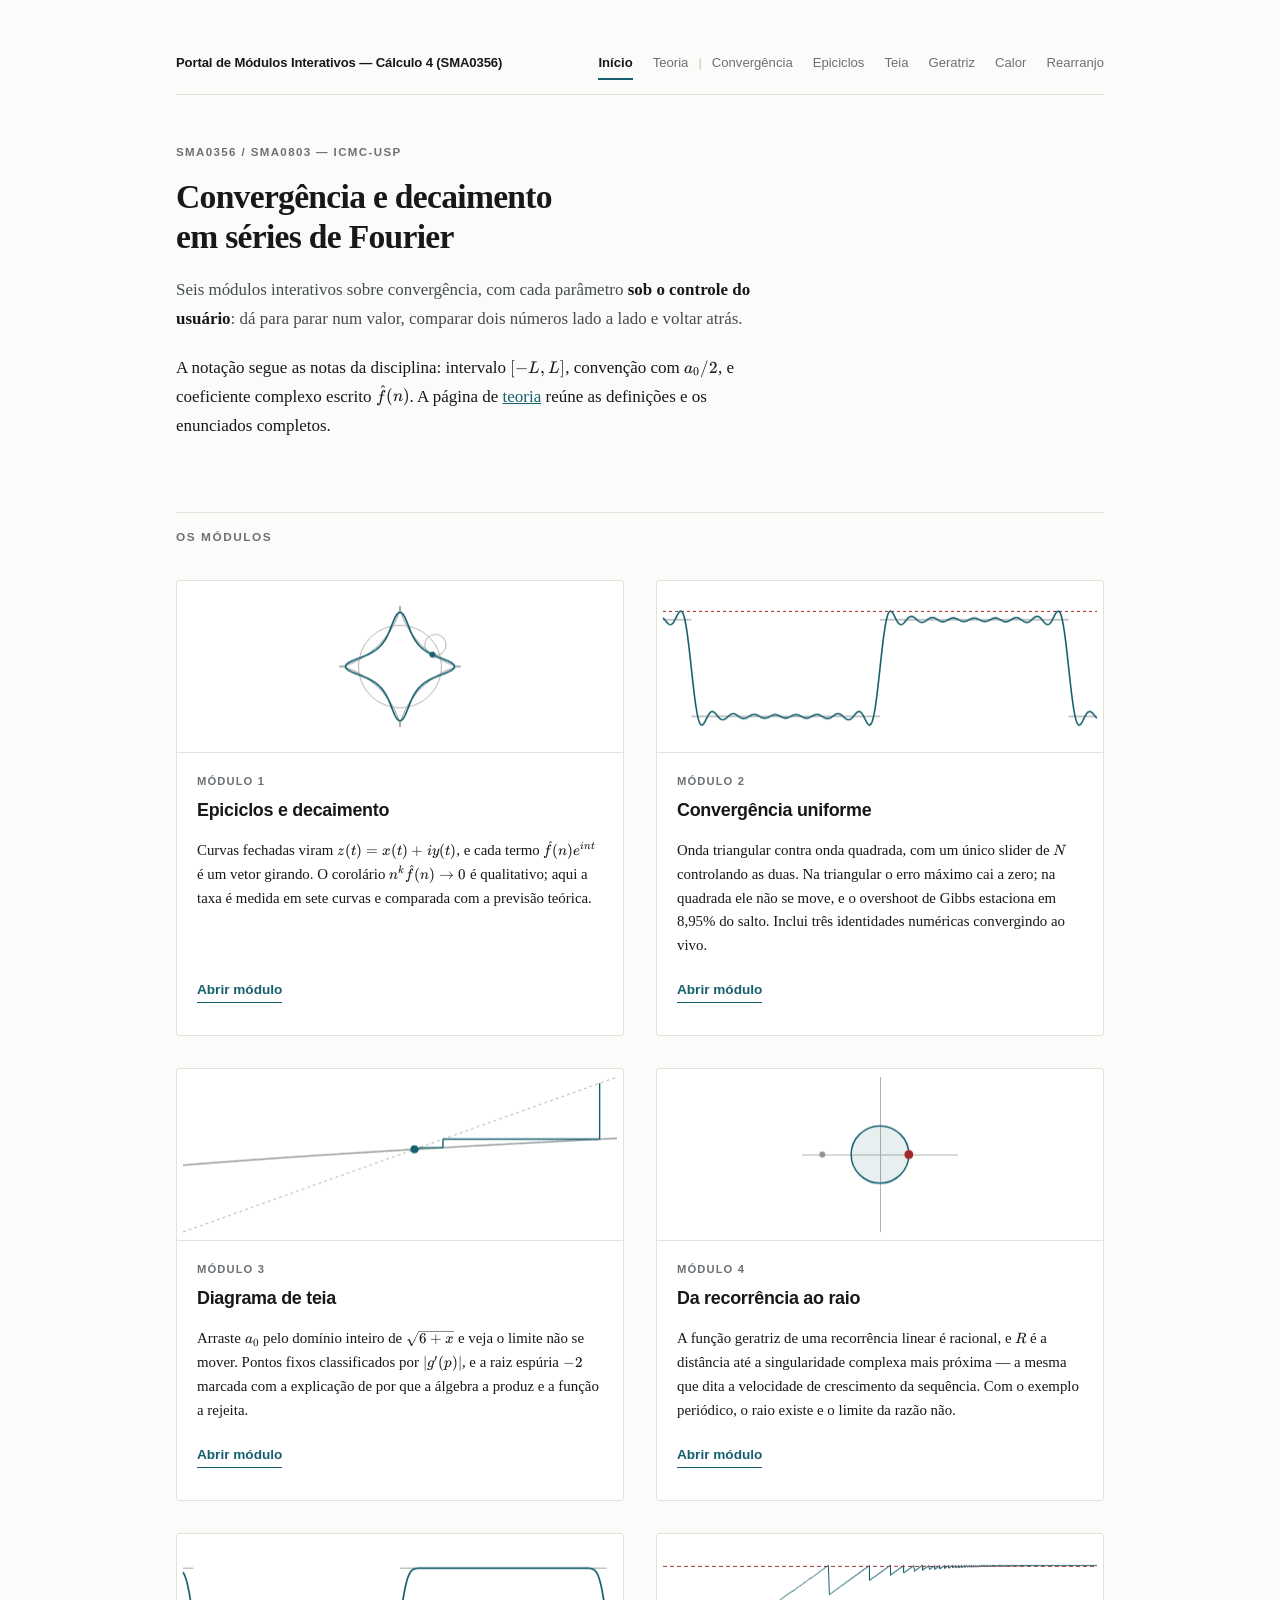
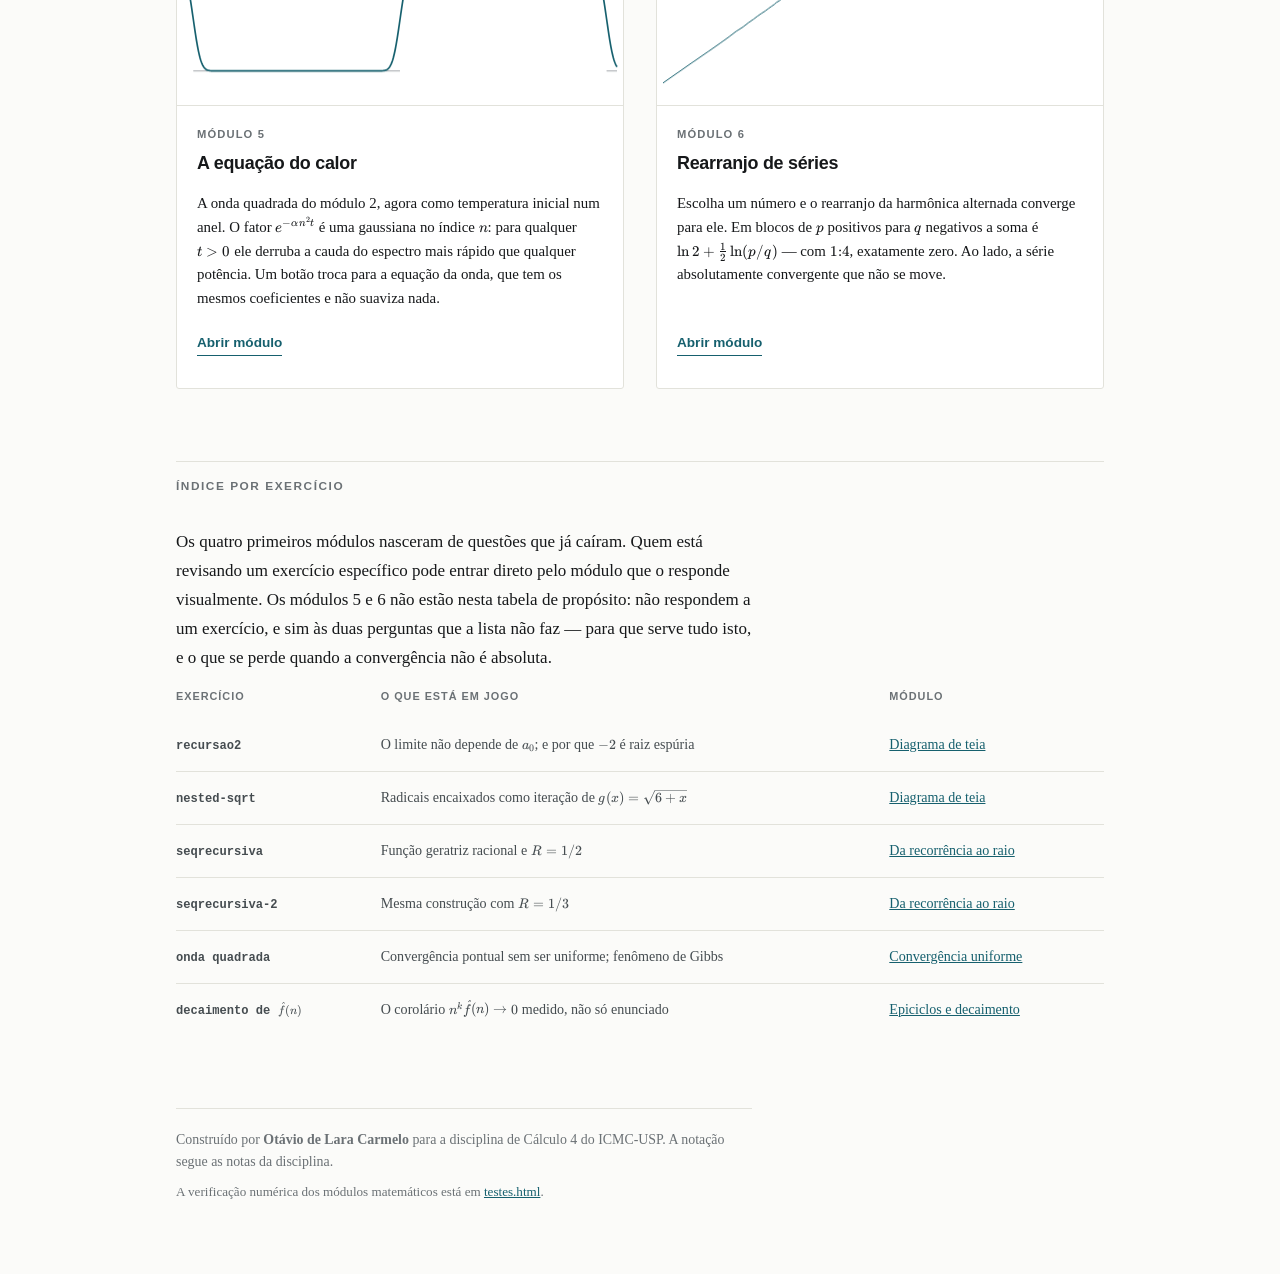
<file: index.html>
<!DOCTYPE html>
<html lang="pt-BR">
<head>
<meta charset="utf-8">
<meta name="description" content="Seis módulos interativos sobre convergência: séries de Fourier, sequências recursivas, funções geratrizes, a equação do calor e o rearranjo de Riemann, para a disciplina de Cálculo 4 do ICMC-USP.">
<meta name="viewport" content="width=device-width, initial-scale=1">
<title>Convergência e decaimento em séries de Fourier — Cálculo 4</title>
<link rel="icon" href="data:image/svg+xml,%3Csvg%20xmlns%3D%22http%3A%2F%2Fwww.w3.org%2F2000%2Fsvg%22%20viewBox%3D%220%200%2032%2032%22%3E%3Ccircle%20cx%3D%2213%22%20cy%3D%2216%22%20r%3D%229%22%20fill%3D%22none%22%20stroke%3D%22%2316606e%22%20stroke-width%3D%222%22%2F%3E%3Ccircle%20cx%3D%2222%22%20cy%3D%2216%22%20r%3D%224.5%22%20fill%3D%22none%22%20stroke%3D%22%239aa0a4%22%20stroke-width%3D%221.6%22%2F%3E%3Ccircle%20cx%3D%2226.5%22%20cy%3D%2216%22%20r%3D%222.6%22%20fill%3D%22%2316606e%22%2F%3E%3C%2Fsvg%3E">
<link rel="stylesheet" href="vendor/katex/katex.min.css">
<link rel="stylesheet" href="css/base.css">
</head>
<body>
<div class="pagina">

  <nav class="navegacao" aria-label="Seções do site">
    <span class="marca-site">Portal de Módulos Interativos — Cálculo 4 (SMA0356)</span>
    <a href="index.html" aria-current="page">Início</a>
    <a href="teoria.html">Teoria</a>
    <span class="nav-separador" aria-hidden="true">|</span>
    <a href="convergencia.html">Convergência</a>
    <a href="epiciclos.html">Epiciclos</a>
    <a href="teia.html">Teia</a>
    <a href="geratriz.html">Geratriz</a>
    <a href="calor.html">Calor</a>
    <a href="rearranjo.html">Rearranjo</a>
  </nav>

  <header class="cabecalho capa">
    <p class="disciplina">SMA0356 / SMA0803 — ICMC-USP</p>
    <h1>Convergência e decaimento em séries de Fourier</h1>
    <div class="introducao">
      <p>
        Seis módulos interativos sobre convergência, com cada parâmetro
        <span class="destaque-texto">sob o controle do usuário</span>: dá para parar num valor,
        comparar dois números lado a lado e voltar atrás.
      </p>
      <p>
        A notação segue as notas da disciplina: intervalo <span class="math" data-math="[-L,L]"></span>,
        convenção com <span class="math" data-math="a_0/2"></span>, e coeficiente complexo escrito
        <span class="math" data-math="\widehat{f}(n)"></span>. A página de
        <a href="teoria.html">teoria</a> reúne as definições e os enunciados completos.
      </p>
    </div>
  </header>

  <h2>Os módulos</h2>

  <div class="cartoes">

    <article class="cartao">
      <canvas id="mini-epiciclos" class="miniatura"
              aria-label="Miniatura do módulo de epiciclos: astroide em traço fino cinza, cadeia de círculos em cinza e reconstrução por poucos termos de Fourier em azul."></canvas>
      <div class="cartao-corpo">
        <p class="subtitulo-cartao">Módulo 1</p>
        <h3 class="titulo">Epiciclos e decaimento</h3>
        <p>
          Curvas fechadas viram <span class="math" data-math="z(t)=x(t)+iy(t)"></span>, e cada
          termo <span class="math" data-math="\widehat{f}(n)e^{int}"></span> é um vetor girando.
          O corolário <span class="math" data-math="n^k\widehat{f}(n)\to0"></span> é qualitativo;
          aqui a taxa é medida em sete curvas e comparada com a previsão teórica.
        </p>
        <a class="acao" href="epiciclos.html">Abrir módulo</a>
      </div>
    </article>

    <article class="cartao">
      <canvas id="mini-convergencia" class="miniatura"
              aria-label="Miniatura do módulo de convergência: onda quadrada em cinza, soma parcial em azul com a orelha do fenômeno de Gibbs ultrapassando o patamar, e linha tracejada no valor limite do overshoot."></canvas>
      <div class="cartao-corpo">
        <p class="subtitulo-cartao">Módulo 2</p>
        <h3 class="titulo">Convergência uniforme</h3>
        <p>
          Onda triangular contra onda quadrada, com um único slider de
          <span class="math" data-math="N"></span> controlando as duas. Na triangular o erro
          máximo cai a zero; na quadrada ele não se move, e o overshoot de Gibbs estaciona em
          8,95% do salto. Inclui três identidades numéricas convergindo ao vivo.
        </p>
        <a class="acao" href="convergencia.html">Abrir módulo</a>
      </div>
    </article>

    <article class="cartao">
      <canvas id="mini-teia" class="miniatura"
              aria-label="Miniatura do módulo de teia: a curva y = raiz de 6 mais x em cinza, a diagonal tracejada, e a órbita espiralando em azul até o ponto fixo em 3."></canvas>
      <div class="cartao-corpo">
        <p class="subtitulo-cartao">Módulo 3</p>
        <h3 class="titulo">Diagrama de teia</h3>
        <p>
          Arraste <span class="math" data-math="a_0"></span> pelo domínio inteiro de
          <span class="math" data-math="\sqrt{6+x}"></span> e veja o limite não se mover.
          Pontos fixos classificados por <span class="math" data-math="|g'(p)|"></span>, e a
          raiz espúria <span class="math" data-math="-2"></span> marcada com a explicação de
          por que a álgebra a produz e a função a rejeita.
        </p>
        <a class="acao" href="teia.html">Abrir módulo</a>
      </div>
    </article>

    <article class="cartao">
      <canvas id="mini-geratriz" class="miniatura"
              aria-label="Miniatura do módulo de geratriz: o plano complexo com o disco de convergência preenchido e as duas raízes do denominador, a mais próxima da origem em destaque."></canvas>
      <div class="cartao-corpo">
        <p class="subtitulo-cartao">Módulo 4</p>
        <h3 class="titulo">Da recorrência ao raio</h3>
        <p>
          A função geratriz de uma recorrência linear é racional, e
          <span class="math" data-math="R"></span> é a distância até a singularidade complexa
          mais próxima — a mesma que dita a velocidade de crescimento da sequência. Com o
          exemplo periódico, o raio existe e o limite da razão não.
        </p>
        <a class="acao" href="geratriz.html">Abrir módulo</a>
      </div>
    </article>

    <article class="cartao">
      <canvas id="mini-calor" class="miniatura"
              aria-label="Miniatura do módulo do calor: a onda quadrada em cinza com seus saltos, e a solução num instante posterior em azul, já sem salto algum."></canvas>
      <div class="cartao-corpo">
        <p class="subtitulo-cartao">Módulo 5</p>
        <h3 class="titulo">A equação do calor</h3>
        <p>
          A onda quadrada do módulo 2, agora como temperatura inicial num anel. O fator
          <span class="math" data-math="e^{-\alpha n^{2}t}"></span> é uma gaussiana no índice
          <span class="math" data-math="n"></span>: para qualquer
          <span class="math" data-math="t>0"></span> ele derruba a cauda do espectro mais
          rápido que qualquer potência. Um botão troca para a equação da onda, que tem os
          mesmos coeficientes e não suaviza nada.
        </p>
        <a class="acao" href="calor.html">Abrir módulo</a>
      </div>
    </article>

    <article class="cartao">
      <canvas id="mini-rearranjo" class="miniatura"
              aria-label="Miniatura do módulo de rearranjo: as somas parciais serpenteando em azul até se fecharem sobre a linha tracejada do alvo escolhido."></canvas>
      <div class="cartao-corpo">
        <p class="subtitulo-cartao">Módulo 6</p>
        <h3 class="titulo">Rearranjo de séries</h3>
        <p>
          Escolha um número e o rearranjo da harmônica alternada converge para ele. Em
          blocos de <span class="math" data-math="p"></span> positivos para
          <span class="math" data-math="q"></span> negativos a soma é
          <span class="math" data-math="\ln 2+\tfrac12\ln(p/q)"></span> — com
          <span class="math" data-math="1{:}4"></span>, exatamente zero. Ao lado, a série
          absolutamente convergente que não se move.
        </p>
        <a class="acao" href="rearranjo.html">Abrir módulo</a>
      </div>
    </article>

  </div>

  <h2>Índice por exercício</h2>

  <div class="introducao">
    <p>
      Os quatro primeiros módulos nasceram de questões que já caíram. Quem está revisando um
      exercício específico pode entrar direto pelo módulo que o responde visualmente. Os
      módulos 5 e 6 não estão nesta tabela de propósito: não respondem a um exercício, e sim
      às duas perguntas que a lista não faz — para que serve tudo isto, e o que se perde
      quando a convergência não é absoluta.
    </p>
  </div>

  <div class="tabela-rolavel">
    <table class="indice-exercicios" id="indice-exercicios">
      <caption class="sr-apenas">Exercícios e os módulos que os respondem</caption>
      <thead>
        <tr><th scope="col">Exercício</th><th scope="col">O que está em jogo</th><th scope="col">Módulo</th></tr>
      </thead>
      <tbody>
        <tr>
          <th scope="row"><code>recursao2</code></th>
          <td>O limite não depende de <span class="math" data-math="a_0"></span>; e por que
              <span class="math" data-math="-2"></span> é raiz espúria</td>
          <td><a href="teia.html">Diagrama de teia</a></td>
        </tr>
        <tr>
          <th scope="row"><code>nested-sqrt</code></th>
          <td>Radicais encaixados como iteração de <span class="math" data-math="g(x)=\sqrt{6+x}"></span></td>
          <td><a href="teia.html">Diagrama de teia</a></td>
        </tr>
        <tr>
          <th scope="row"><code>seqrecursiva</code></th>
          <td>Função geratriz racional e <span class="math" data-math="R=1/2"></span></td>
          <td><a href="geratriz.html">Da recorrência ao raio</a></td>
        </tr>
        <tr>
          <th scope="row"><code>seqrecursiva-2</code></th>
          <td>Mesma construção com <span class="math" data-math="R=1/3"></span></td>
          <td><a href="geratriz.html">Da recorrência ao raio</a></td>
        </tr>
        <tr>
          <th scope="row"><span class="rotulo-exercicio">onda quadrada</span></th>
          <td>Convergência pontual sem ser uniforme; fenômeno de Gibbs</td>
          <td><a href="convergencia.html">Convergência uniforme</a></td>
        </tr>
        <tr>
          <th scope="row"><span class="rotulo-exercicio">decaimento de <span class="math" data-math="\widehat{f}(n)"></span></span></th>
          <td>O corolário <span class="math" data-math="n^k\widehat{f}(n)\to0"></span> medido, não só enunciado</td>
          <td><a href="epiciclos.html">Epiciclos e decaimento</a></td>
        </tr>
      </tbody>
    </table>
  </div>

  <footer class="rodape">
    <p>
      Construído por <strong>Otávio de Lara Carmelo</strong> para a disciplina de Cálculo 4 do
      ICMC-USP. A notação segue as notas da disciplina.
    </p>
    <p class="autoria-tecnica">
      A verificação numérica dos módulos matemáticos está em
      <a href="testes.html">testes.html</a>.
    </p>
  </footer>

</div>

<script src="vendor/katex/katex.min.js"></script>
<script src="js/formulas.js"></script>
<script src="js/fourier.js"></script>
<script src="js/curvas.js"></script>
<script src="js/ondas.js"></script>
<script src="js/polinomios.js"></script>
<script src="js/iteracao.js"></script>
<script src="js/difusao.js"></script>
<script src="js/reordenacao.js"></script>
<script src="js/plot.js"></script>
<script src="js/index.js"></script>
</body>
</html>
</file>
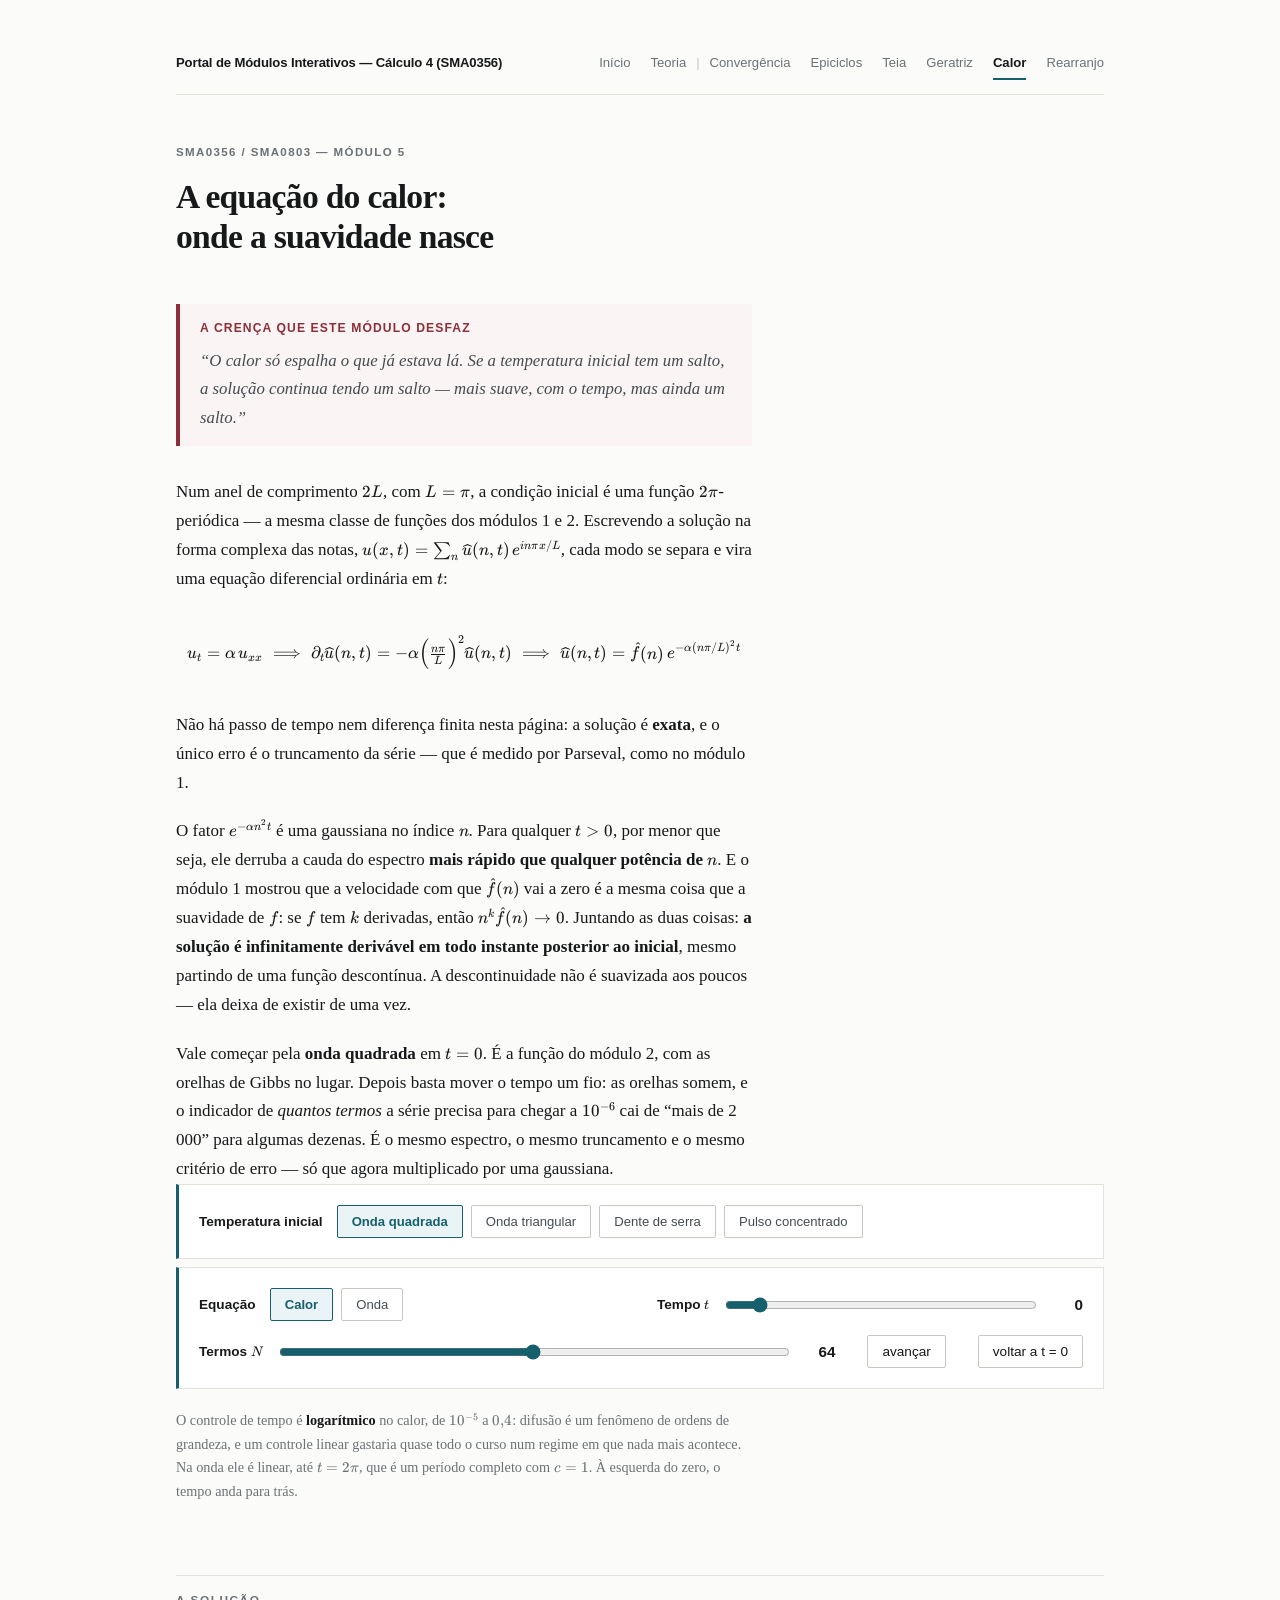
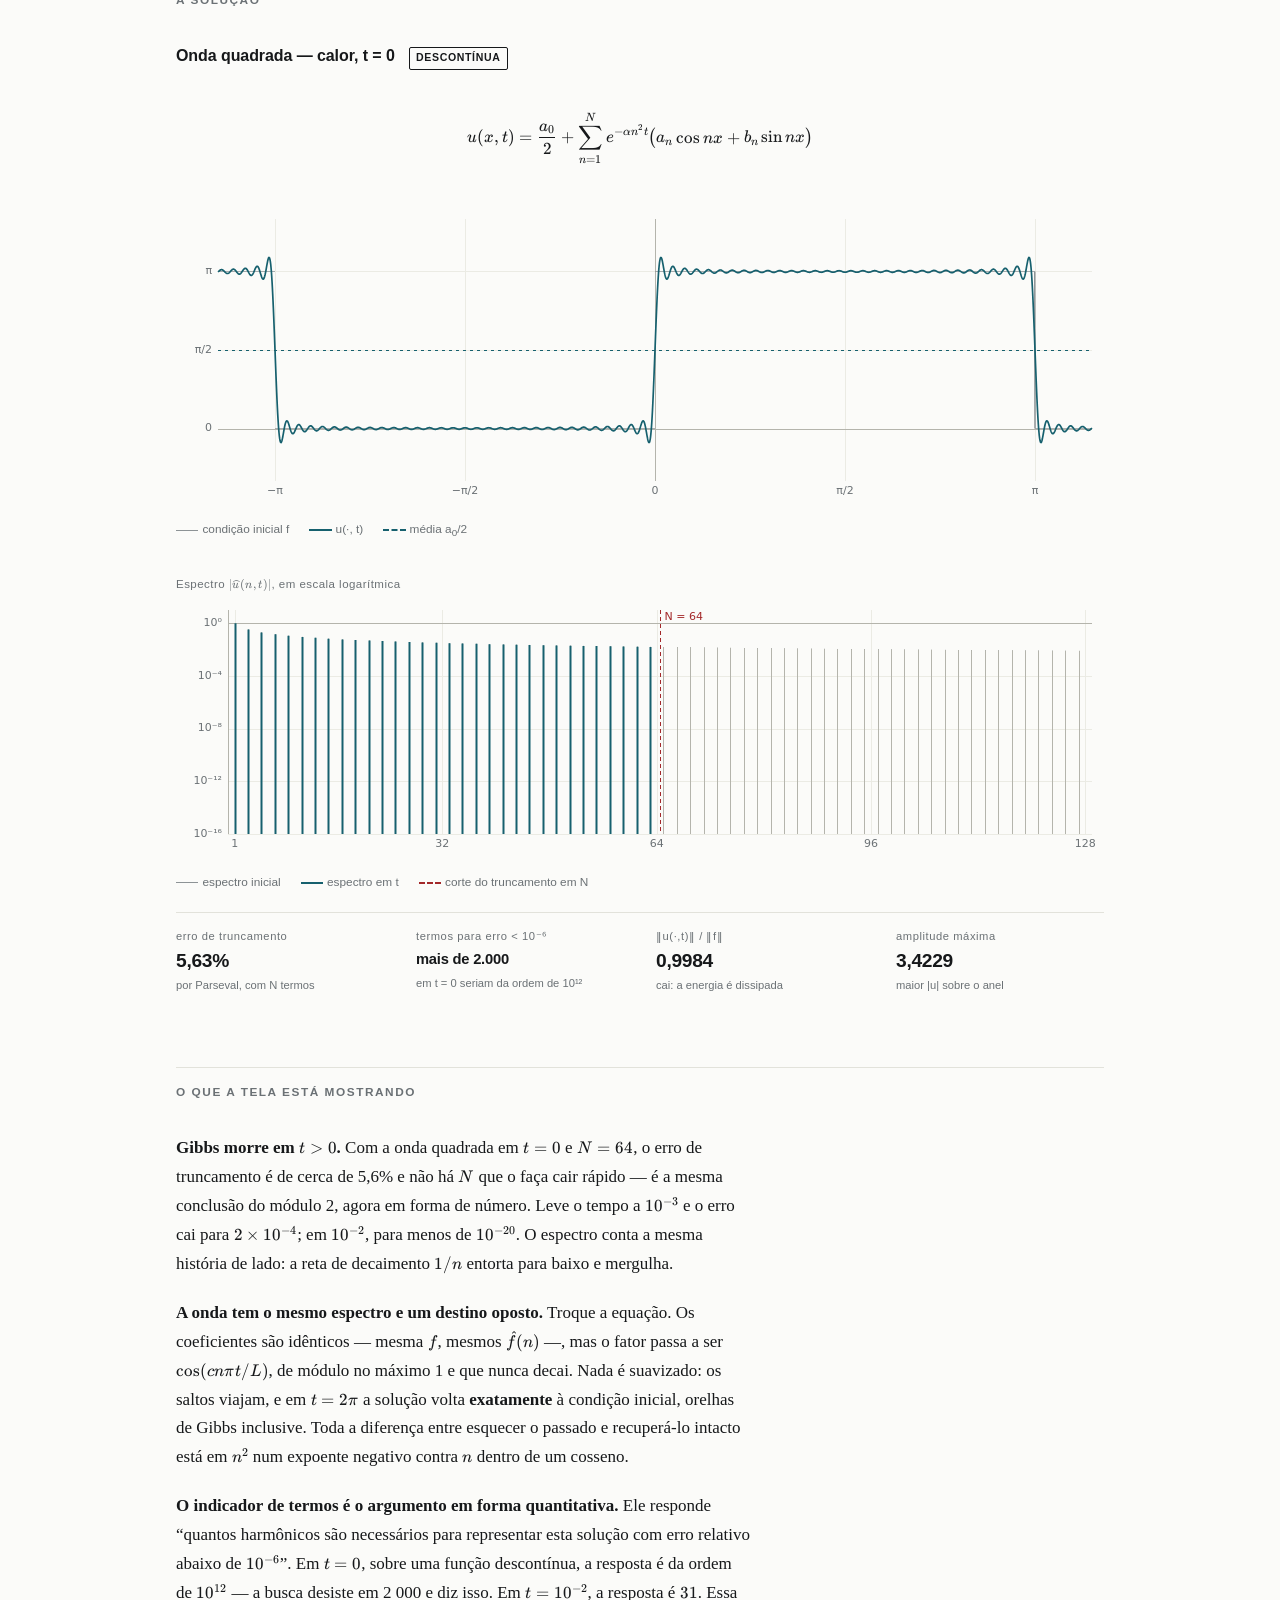
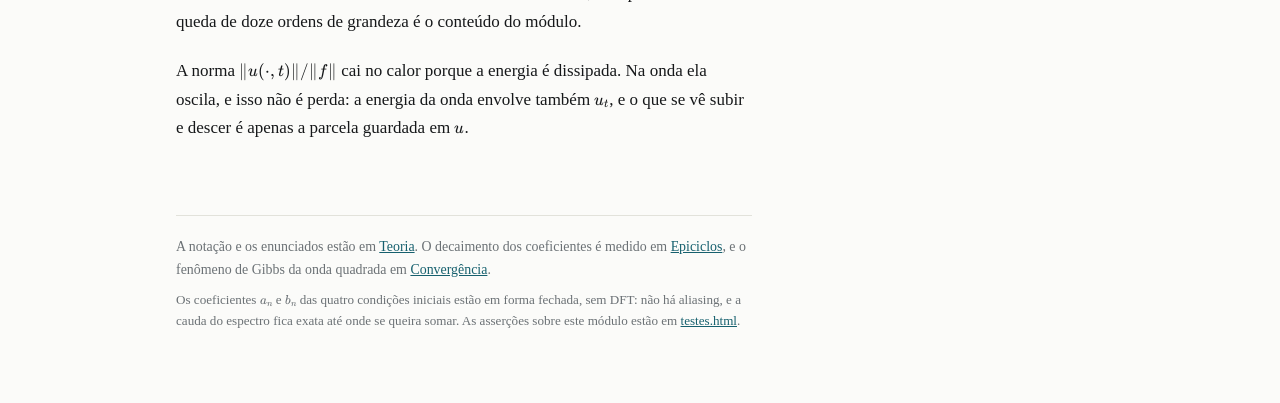
<file: calor.html>
<!DOCTYPE html>
<html lang="pt-BR">
<head>
<meta charset="utf-8">
<meta name="description" content="A equação do calor resolvida por séries de Fourier: o fenômeno de Gibbs desaparece assim que t > 0, a mesma série vira a equação da onda com um único botão, e o tempo para trás mostra por que o problema inverso é mal-posto.">
<meta name="viewport" content="width=device-width, initial-scale=1">
<title>A equação do calor: onde a suavidade nasce — Cálculo 4</title>
<link rel="icon" href="data:image/svg+xml,%3Csvg%20xmlns%3D%22http%3A%2F%2Fwww.w3.org%2F2000%2Fsvg%22%20viewBox%3D%220%200%2032%2032%22%3E%3Ccircle%20cx%3D%2213%22%20cy%3D%2216%22%20r%3D%229%22%20fill%3D%22none%22%20stroke%3D%22%2316606e%22%20stroke-width%3D%222%22%2F%3E%3Ccircle%20cx%3D%2222%22%20cy%3D%2216%22%20r%3D%224.5%22%20fill%3D%22none%22%20stroke%3D%22%239aa0a4%22%20stroke-width%3D%221.6%22%2F%3E%3Ccircle%20cx%3D%2226.5%22%20cy%3D%2216%22%20r%3D%222.6%22%20fill%3D%22%2316606e%22%2F%3E%3C%2Fsvg%3E">
<link rel="stylesheet" href="vendor/katex/katex.min.css">
<link rel="stylesheet" href="css/base.css">
</head>
<body>
<div class="pagina">

  <nav class="navegacao" aria-label="Seções do site">
    <span class="marca-site">Portal de Módulos Interativos — Cálculo 4 (SMA0356)</span>
    <a href="index.html">Início</a>
    <a href="teoria.html">Teoria</a>
    <span class="nav-separador" aria-hidden="true">|</span>
    <a href="convergencia.html">Convergência</a>
    <a href="epiciclos.html">Epiciclos</a>
    <a href="teia.html">Teia</a>
    <a href="geratriz.html">Geratriz</a>
    <a href="calor.html" aria-current="page">Calor</a>
    <a href="rearranjo.html">Rearranjo</a>
  </nav>

  <header class="cabecalho">
    <p class="disciplina">SMA0356 / SMA0803 — Módulo 5</p>
    <h1>A equação do calor: onde a suavidade nasce</h1>
  </header>

  <p class="crenca-falsa">
    <span class="crenca-rotulo">A crença que este módulo desfaz</span>
    “O calor só espalha o que já estava lá. Se a temperatura inicial tem um salto,
    a solução continua tendo um salto — mais suave, com o tempo, mas ainda um salto.”
  </p>

  <div class="introducao">
    <p>
      Num anel de comprimento <span class="math" data-math="2L"></span>, com
      <span class="math" data-math="L=\pi"></span>, a condição inicial é uma função
      <span class="math" data-math="2\pi"></span>-periódica — a mesma classe de funções dos
      módulos 1 e 2. Escrevendo a solução na forma complexa das notas,
      <span class="math" data-math="u(x,t)=\sum_n \widehat{u}(n,t)\,e^{in\pi x/L}"></span>,
      cada modo se separa e vira uma equação diferencial ordinária em
      <span class="math" data-math="t"></span>:
    </p>

    <div class="formula" data-math-display="u_t=\alpha\,u_{xx}\;\Longrightarrow\; \partial_t\widehat{u}(n,t)=-\alpha\Bigl(\tfrac{n\pi}{L}\Bigr)^{2}\widehat{u}(n,t) \;\Longrightarrow\; \widehat{u}(n,t)=\widehat{f}(n)\,e^{-\alpha (n\pi/L)^{2}t}"></div>

    <p>
      Não há passo de tempo nem diferença finita nesta página: a solução é
      <span class="destaque-texto">exata</span>, e o único erro é o truncamento da série — que
      é medido por Parseval, como no módulo 1.
    </p>

    <p>
      O fator <span class="math" data-math="e^{-\alpha n^{2}t}"></span> é uma gaussiana no
      índice <span class="math" data-math="n"></span>. Para qualquer
      <span class="math" data-math="t>0"></span>, por menor que seja, ele derruba a cauda do
      espectro <span class="destaque-texto">mais rápido que qualquer potência de
      <span class="math" data-math="n"></span></span>. E o módulo 1 mostrou que a velocidade
      com que <span class="math" data-math="\widehat{f}(n)"></span> vai a zero é a mesma coisa
      que a suavidade de <span class="math" data-math="f"></span>: se
      <span class="math" data-math="f"></span> tem <span class="math" data-math="k"></span>
      derivadas, então <span class="math" data-math="n^{k}\widehat{f}(n)\to0"></span>. Juntando
      as duas coisas: <span class="destaque-texto">a solução é infinitamente derivável em todo
      instante posterior ao inicial</span>, mesmo partindo de uma função descontínua. A
      descontinuidade não é suavizada aos poucos — ela deixa de existir de uma vez.
    </p>

    <p>
      Vale começar pela <span class="destaque-texto">onda quadrada</span> em
      <span class="math" data-math="t=0"></span>. É a função do módulo 2, com as orelhas de
      Gibbs no lugar. Depois basta mover o tempo um fio: as orelhas somem, e o indicador de
      <em>quantos termos</em> a série precisa para chegar a
      <span class="math" data-math="10^{-6}"></span> cai de “mais de 2 000” para algumas
      dezenas. É o mesmo espectro, o mesmo truncamento e o mesmo critério de erro — só que
      agora multiplicado por uma gaussiana.
    </p>
  </div>

  <div class="controles">
    <div class="controle">
      <label id="rotulo-condicao">Temperatura inicial</label>
      <div class="seletor" id="seletor-condicao" role="group" aria-labelledby="rotulo-condicao"></div>
    </div>
  </div>

  <div class="controles">
    <div class="controle">
      <label id="rotulo-equacao">Equação</label>
      <div class="seletor" id="seletor-equacao" role="group" aria-labelledby="rotulo-equacao">
        <button type="button" class="botao-curva" data-modo="calor" aria-pressed="true">Calor</button>
        <button type="button" class="botao-curva" data-modo="onda" aria-pressed="false">Onda</button>
      </div>
    </div>
    <div class="controle">
      <label for="slider-t">Tempo <span class="math" data-math="t"></span></label>
      <input type="range" id="slider-t" min="-100" max="1000" value="0" step="1"
             aria-describedby="descricao-t">
      <span class="valor-controle" id="valor-t">0</span>
    </div>
    <div class="controle">
      <label for="slider-n">Termos <span class="math" data-math="N"></span></label>
      <input type="range" id="slider-n" min="1" max="128" value="64" step="1">
      <span class="valor-controle" id="valor-n">64</span>
    </div>
    <button type="button" id="botao-animar" aria-pressed="false">avançar</button>
    <button type="button" id="botao-reset">voltar a t = 0</button>
  </div>

  <p class="nota" id="descricao-t">
    O controle de tempo é <span class="destaque-texto">logarítmico</span> no calor, de
    <span class="math" data-math="10^{-5}"></span> a <span class="math" data-math="0{,}4"></span>:
    difusão é um fenômeno de ordens de grandeza, e um controle linear gastaria quase todo o
    curso num regime em que nada mais acontece. Na onda ele é linear, até
    <span class="math" data-math="t=2\pi"></span>, que é um período completo com
    <span class="math" data-math="c=1"></span>. À esquerda do zero, o tempo anda para trás.
  </p>

  <h2>A solução</h2>

  <div class="painel-cabeca">
    <h3 id="titulo-perfil">—</h3>
    <span class="marcador" id="marcador-perfil"></span>
  </div>

  <div class="formula" id="formula-solucao" data-math-display="u(x,t)=\frac{a_0}{2}+\sum_{n=1}^{N} e^{-\alpha n^{2}t}\bigl(a_n\cos nx+b_n\sin nx\bigr)"></div>

  <canvas id="canvas-perfil" class="canvas-perfil"
          aria-label="Gráfico da temperatura ao longo do anel: a condição inicial em cinza e a solução no instante escolhido em azul."></canvas>
  <div class="legenda">
    <span><i class="amostra exata"></i>condição inicial f</span>
    <span><i class="amostra serie"></i>u(·, t)</span>
    <span><i class="amostra corte"></i>média a<sub>0</sub>/2</span>
  </div>

  <p class="subtitulo-grafico">Espectro <span class="math" data-math="|\widehat{u}(n,t)|"></span>, em escala logarítmica</p>
  <canvas id="canvas-espectro" class="canvas-espectro"
          aria-label="Gráfico do módulo dos coeficientes de Fourier contra o índice n, em escala logarítmica, com o espectro inicial em cinza e o espectro no instante escolhido em azul."></canvas>
  <div class="legenda">
    <span><i class="amostra exata"></i>espectro inicial</span>
    <span><i class="amostra serie"></i>espectro em t</span>
    <span><i class="amostra limite"></i>corte do truncamento em N</span>
  </div>

  <div class="indicadores">
    <div class="indicador">
      <span class="rotulo">erro de truncamento</span>
      <span class="numero" id="ind-erro">—</span>
      <span class="apoio">por Parseval, com N termos</span>
    </div>
    <div class="indicador">
      <span class="rotulo">termos para erro &lt; 10⁻⁶</span>
      <span class="numero" id="ind-termos">—</span>
      <span class="apoio" id="ind-termos-apoio">—</span>
    </div>
    <div class="indicador">
      <span class="rotulo">‖u(·,t)‖ / ‖f‖</span>
      <span class="numero" id="ind-norma">—</span>
      <span class="apoio" id="ind-norma-apoio">—</span>
    </div>
    <div class="indicador">
      <span class="rotulo">amplitude máxima</span>
      <span class="numero" id="ind-amplitude">—</span>
      <span class="apoio" id="ind-amplitude-apoio">—</span>
    </div>
  </div>

  <p class="aviso-inline" id="aviso-mal-posto" hidden>
    <strong>Tempo para trás, no calor.</strong> O fator virou
    <span class="math" data-math="e^{+\alpha n^{2}|t|}"></span>: cada modo cresce, e quanto mais
    alto o índice, mais depressa. A série <em>não converge</em> — por isso os indicadores de
    Parseval não têm número para mostrar aqui. Não é limitação do desenho: reconstruir o passado
    a partir de uma distribuição de temperatura é um problema mal-posto, e a razão está inteira
    neste expoente. Suba o número de termos e veja a soma piorar, em vez de melhorar.
  </p>

  <h2>O que a tela está mostrando</h2>

  <div class="introducao">
    <p>
      <strong>Gibbs morre em <span class="math" data-math="t>0"></span>.</strong> Com a onda
      quadrada em <span class="math" data-math="t=0"></span> e
      <span class="math" data-math="N=64"></span>, o erro de truncamento é de cerca de 5,6% e
      não há <span class="math" data-math="N"></span> que o faça cair rápido — é a mesma
      conclusão do módulo 2, agora em forma de número. Leve o tempo a
      <span class="math" data-math="10^{-3}"></span> e o erro cai para
      <span class="math" data-math="2\times10^{-4}"></span>; em
      <span class="math" data-math="10^{-2}"></span>, para menos de
      <span class="math" data-math="10^{-20}"></span>. O espectro conta a mesma história de
      lado: a reta de decaimento <span class="math" data-math="1/n"></span> entorta para baixo
      e mergulha.
    </p>

    <p>
      <strong>A onda tem o mesmo espectro e um destino oposto.</strong> Troque a equação. Os
      coeficientes são idênticos — mesma <span class="math" data-math="f"></span>, mesmos
      <span class="math" data-math="\widehat{f}(n)"></span> —, mas o fator passa a ser
      <span class="math" data-math="\cos(cn\pi t/L)"></span>, de módulo no máximo 1 e que nunca
      decai. Nada é suavizado: os saltos viajam, e em
      <span class="math" data-math="t=2\pi"></span> a solução volta
      <span class="destaque-texto">exatamente</span> à condição inicial, orelhas de Gibbs
      inclusive. Toda a diferença entre esquecer o passado e recuperá-lo intacto está em
      <span class="math" data-math="n^{2}"></span> num expoente negativo contra
      <span class="math" data-math="n"></span> dentro de um cosseno.
    </p>

    <p>
      <strong>O indicador de termos é o argumento em forma quantitativa.</strong> Ele responde
      “quantos harmônicos são necessários para representar esta solução com erro relativo
      abaixo de <span class="math" data-math="10^{-6}"></span>”. Em
      <span class="math" data-math="t=0"></span>, sobre uma função descontínua, a resposta é
      da ordem de <span class="math" data-math="10^{12}"></span> — a busca desiste em 2 000 e
      diz isso. Em <span class="math" data-math="t=10^{-2}"></span>, a resposta é
      <span class="math" data-math="31"></span>. Essa queda de doze ordens de grandeza é o
      conteúdo do módulo.
    </p>

    <p>
      A norma <span class="math" data-math="\|u(\cdot,t)\|/\|f\|"></span> cai no calor porque a
      energia é dissipada. Na onda ela oscila, e isso não é perda: a energia da onda envolve
      também <span class="math" data-math="u_t"></span>, e o que se vê subir e descer é apenas
      a parcela guardada em <span class="math" data-math="u"></span>.
    </p>
  </div>

  <footer class="rodape">
    <p>
      A notação e os enunciados estão em <a href="teoria.html">Teoria</a>. O decaimento dos
      coeficientes é medido em <a href="epiciclos.html">Epiciclos</a>, e o fenômeno de Gibbs da
      onda quadrada em <a href="convergencia.html">Convergência</a>.
    </p>
    <p class="autoria-tecnica">
      Os coeficientes <span class="math" data-math="a_n"></span> e
      <span class="math" data-math="b_n"></span> das quatro condições iniciais estão em forma
      fechada, sem DFT: não há aliasing, e a cauda do espectro fica exata até onde se queira
      somar. As asserções sobre este módulo estão em <a href="testes.html">testes.html</a>.
    </p>
  </footer>

</div>

<script src="vendor/katex/katex.min.js"></script>
<script src="js/formulas.js"></script>
<script src="js/formato.js"></script>
<script src="js/difusao.js"></script>
<script src="js/plot.js"></script>
<script src="js/calor.js"></script>
</body>
</html>
</file>
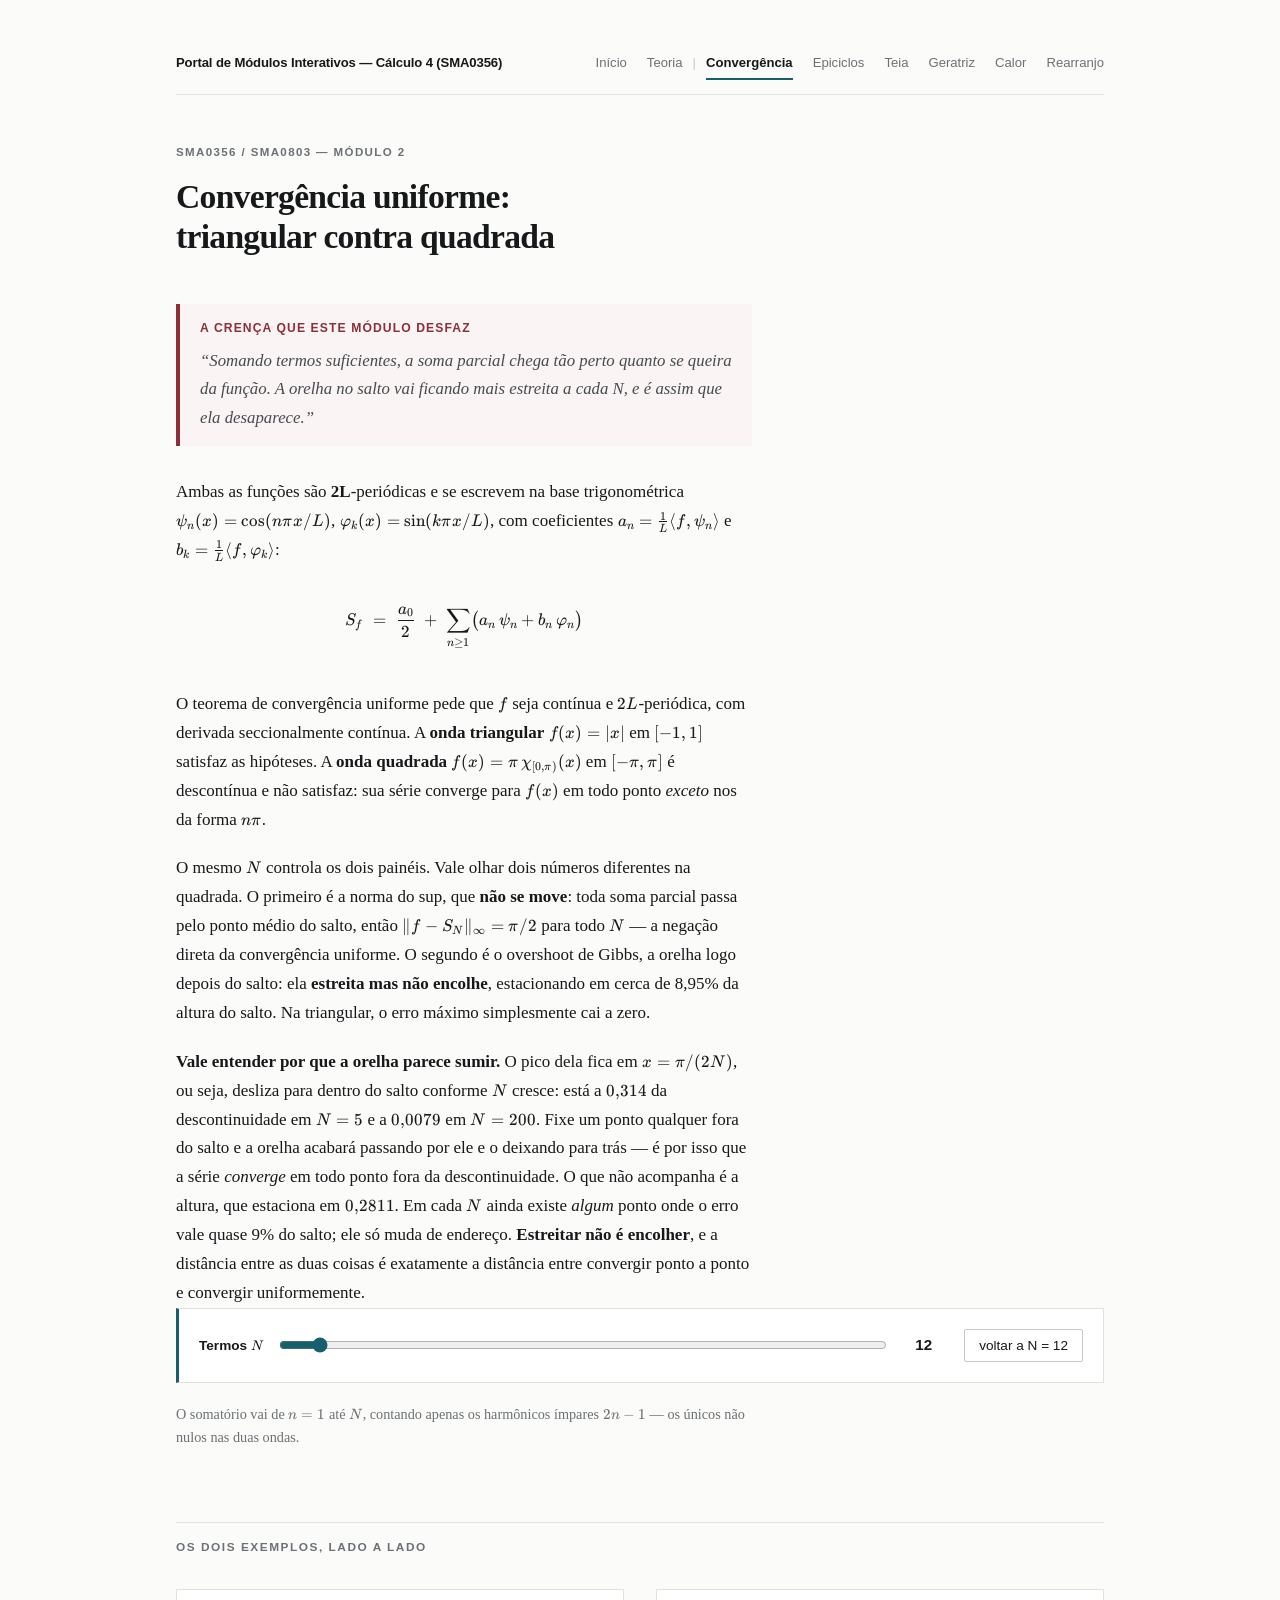
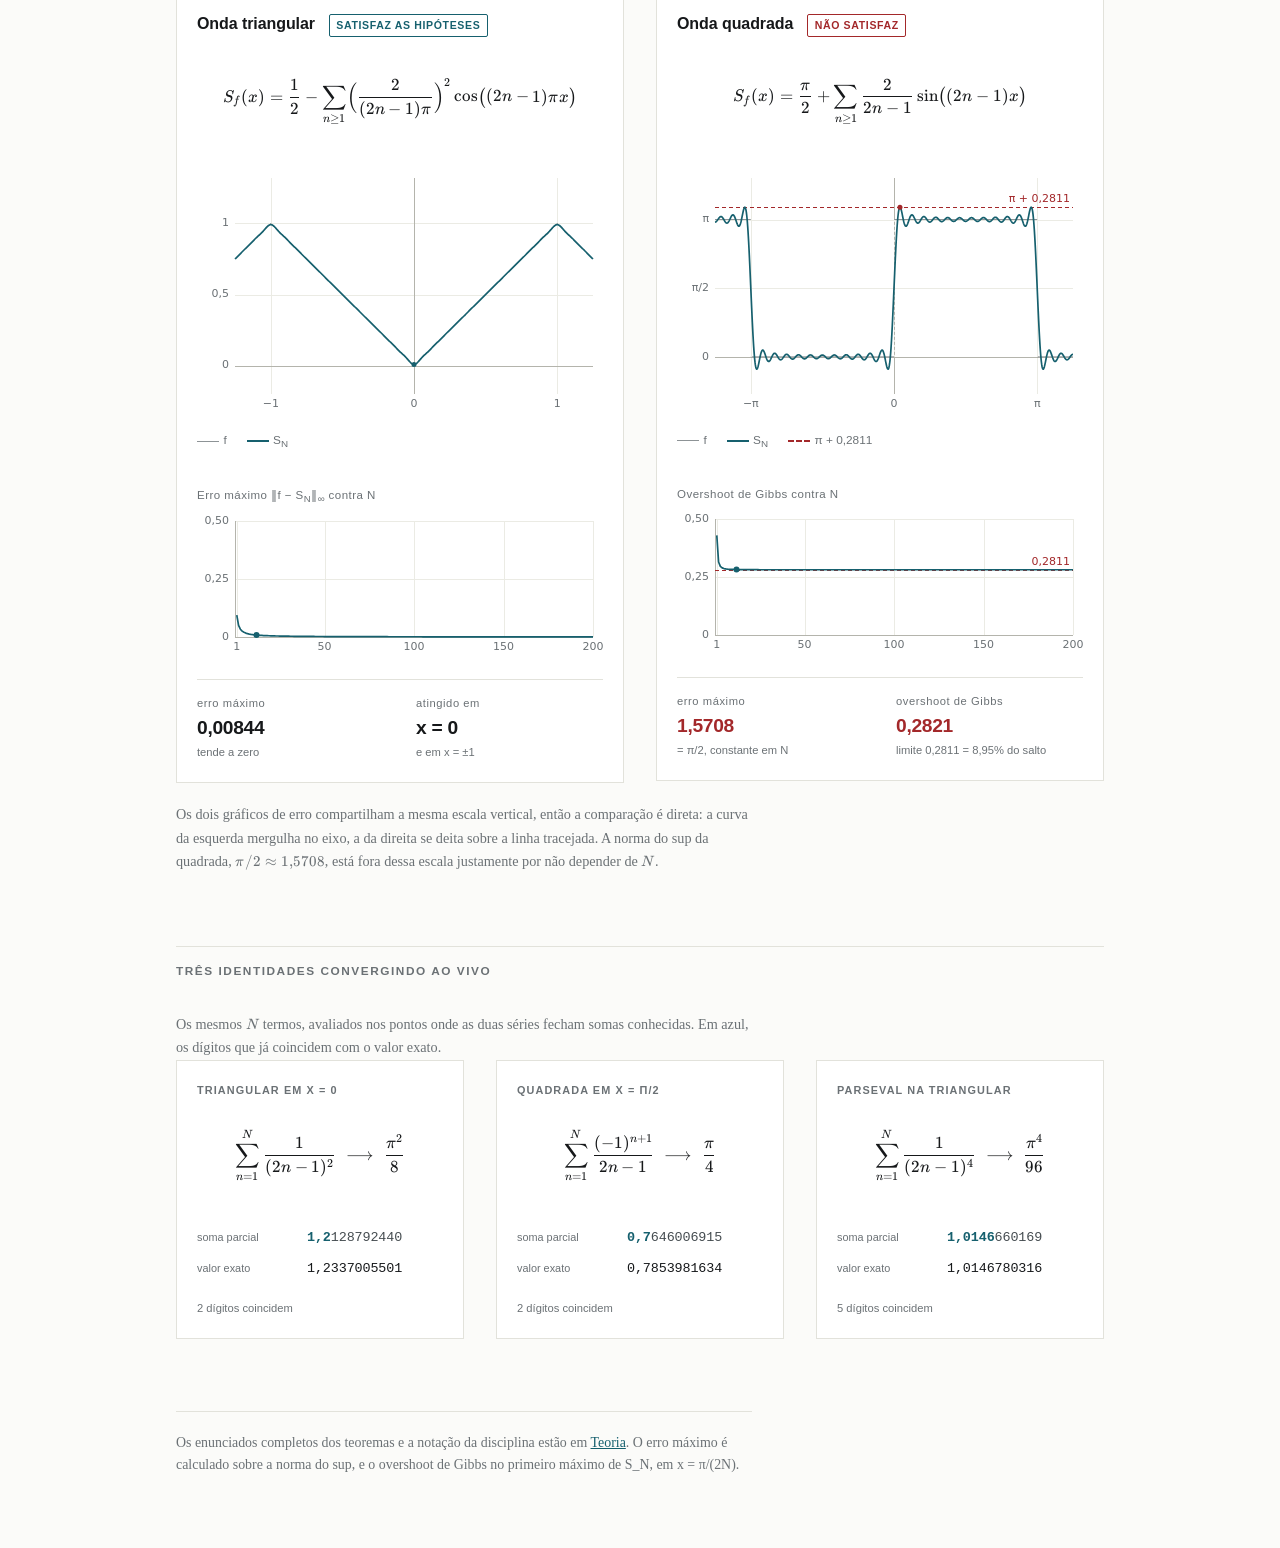
<file: convergencia.html>
<!DOCTYPE html>
<html lang="pt-BR">
<head>
<meta charset="utf-8">
<meta name="description" content="Onda triangular contra onda quadrada: o erro máximo que cai a zero e o overshoot de Gibbs que estaciona em 8,95% do salto.">
<meta name="viewport" content="width=device-width, initial-scale=1">
<title>Convergência uniforme: triangular contra quadrada — Cálculo 4</title>
<link rel="icon" href="data:image/svg+xml,%3Csvg%20xmlns%3D%22http%3A%2F%2Fwww.w3.org%2F2000%2Fsvg%22%20viewBox%3D%220%200%2032%2032%22%3E%3Ccircle%20cx%3D%2213%22%20cy%3D%2216%22%20r%3D%229%22%20fill%3D%22none%22%20stroke%3D%22%2316606e%22%20stroke-width%3D%222%22%2F%3E%3Ccircle%20cx%3D%2222%22%20cy%3D%2216%22%20r%3D%224.5%22%20fill%3D%22none%22%20stroke%3D%22%239aa0a4%22%20stroke-width%3D%221.6%22%2F%3E%3Ccircle%20cx%3D%2226.5%22%20cy%3D%2216%22%20r%3D%222.6%22%20fill%3D%22%2316606e%22%2F%3E%3C%2Fsvg%3E">
<link rel="stylesheet" href="vendor/katex/katex.min.css">
<link rel="stylesheet" href="css/base.css">
</head>
<body>
<div class="pagina">

  <nav class="navegacao" aria-label="Seções do site">
    <span class="marca-site">Portal de Módulos Interativos — Cálculo 4 (SMA0356)</span>
    <a href="index.html">Início</a>
    <a href="teoria.html">Teoria</a>
    <span class="nav-separador" aria-hidden="true">|</span>
    <a href="convergencia.html" aria-current="page">Convergência</a>
    <a href="epiciclos.html">Epiciclos</a>
    <a href="teia.html">Teia</a>
    <a href="geratriz.html">Geratriz</a>
    <a href="calor.html">Calor</a>
    <a href="rearranjo.html">Rearranjo</a>
  </nav>

  <header class="cabecalho">
    <p class="disciplina">SMA0356 / SMA0803 — Módulo 2</p>
    <h1>Convergência uniforme: triangular contra quadrada</h1>
  </header>

  <p class="crenca-falsa">
    <span class="crenca-rotulo">A crença que este módulo desfaz</span>
    “Somando termos suficientes, a soma parcial chega tão perto quanto se queira da função.
    A orelha no salto vai ficando mais estreita a cada N, e é assim que ela desaparece.”
  </p>

  <div class="introducao">
    <p>
      Ambas as funções são <span class="destaque-texto">2L</span>-periódicas e se escrevem na
      base trigonométrica <span class="math" data-math="\psi_n(x)=\cos(n\pi x/L)"></span>,
      <span class="math" data-math="\varphi_k(x)=\sin(k\pi x/L)"></span>, com coeficientes
      <span class="math" data-math="a_n=\tfrac1L\langle f,\psi_n\rangle"></span> e
      <span class="math" data-math="b_k=\tfrac1L\langle f,\varphi_k\rangle"></span>:
    </p>

    <div class="formula" data-math-display="S_f \;=\; \frac{a_0}{2} \;+\; \sum_{n\ge 1}\bigl(a_n\,\psi_n + b_n\,\varphi_n\bigr)"></div>

    <p>
      O teorema de convergência uniforme pede que <span class="math" data-math="f"></span> seja
      contínua e <span class="math" data-math="2L"></span>-periódica, com derivada seccionalmente
      contínua. A <span class="destaque-texto">onda triangular</span>
      <span class="math" data-math="f(x)=|x|"></span> em <span class="math" data-math="[-1,1]"></span>
      satisfaz as hipóteses. A <span class="destaque-texto">onda quadrada</span>
      <span class="math" data-math="f(x)=\pi\,\chi_{[0,\pi)}(x)"></span> em
      <span class="math" data-math="[-\pi,\pi]"></span> é descontínua e não satisfaz: sua série
      converge para <span class="math" data-math="f(x)"></span> em todo ponto <em>exceto</em> nos
      da forma <span class="math" data-math="n\pi"></span>.
    </p>

    <p>
      O mesmo <span class="math" data-math="N"></span> controla os dois painéis. Vale olhar dois
      números diferentes na quadrada. O primeiro é a norma do sup, que
      <span class="destaque-texto">não se move</span>: toda soma parcial passa pelo ponto médio do
      salto, então <span class="math" data-math="\|f-S_N\|_\infty=\pi/2"></span> para todo
      <span class="math" data-math="N"></span> — a negação direta da convergência uniforme. O
      segundo é o overshoot de Gibbs, a orelha logo depois do salto: ela
      <span class="destaque-texto">estreita mas não encolhe</span>, estacionando em cerca de
      8,95% da altura do salto. Na triangular, o erro máximo simplesmente cai a zero.
    </p>

    <p>
      <strong>Vale entender por que a orelha parece sumir.</strong> O pico dela fica em
      <span class="math" data-math="x=\pi/(2N)"></span>, ou seja, desliza para dentro do salto
      conforme <span class="math" data-math="N"></span> cresce: está a
      <span class="math" data-math="0{,}314"></span> da descontinuidade em
      <span class="math" data-math="N=5"></span> e a <span class="math" data-math="0{,}0079"></span>
      em <span class="math" data-math="N=200"></span>. Fixe um ponto qualquer fora do salto e a
      orelha acabará passando por ele e o deixando para trás — é por isso que a série
      <em>converge</em> em todo ponto fora da descontinuidade. O que não acompanha é a altura,
      que estaciona em <span class="math" data-math="0{,}2811"></span>. Em cada
      <span class="math" data-math="N"></span> ainda existe <em>algum</em> ponto onde o erro vale
      quase 9% do salto; ele só muda de endereço. <span class="destaque-texto">Estreitar não é
      encolher</span>, e a distância entre as duas coisas é exatamente a distância entre
      convergir ponto a ponto e convergir uniformemente.
    </p>
  </div>

  <div class="controles">
    <div class="controle">
      <label for="slider-n">Termos <span class="math" data-math="N"></span></label>
      <input type="range" id="slider-n" min="1" max="200" value="12" step="1"
             aria-describedby="descricao-n">
      <span class="valor-controle" id="valor-n">12</span>
    </div>
    <button type="button" id="botao-reset">voltar a N = 12</button>
  </div>
  <p class="nota" id="descricao-n">
    O somatório vai de <span class="math" data-math="n=1"></span> até
    <span class="math" data-math="N"></span>, contando apenas os harmônicos ímpares
    <span class="math" data-math="2n-1"></span> — os únicos não nulos nas duas ondas.
  </p>

  <h2>Os dois exemplos, lado a lado</h2>

  <div class="paineis">

    <!-- ---------------------------------------------------------- triangular -->
    <section class="quadro">
      <div class="painel-cabeca">
        <h3>Onda triangular</h3>
        <span class="marcador satisfaz">satisfaz as hipóteses</span>
      </div>
      <div class="formula" data-math-display="S_f(x)=\frac12-\sum_{n\ge1}\Bigl(\frac{2}{(2n-1)\pi}\Bigr)^{2}\cos\bigl((2n-1)\pi x\bigr)"></div>

      <canvas id="canvas-triangular" class="canvas-funcao"
              aria-label="Gráfico da onda triangular f(x) = |x| em cinza e da soma parcial da série de Fourier em azul, sobre pouco mais de um período."></canvas>
      <div class="legenda">
        <span><i class="amostra exata"></i>f</span>
        <span><i class="amostra serie"></i>S<sub>N</sub></span>
      </div>

      <p class="subtitulo-grafico">Erro máximo ‖f − S<sub>N</sub>‖<sub>∞</sub> contra N</p>
      <canvas id="canvas-erro-triangular" class="canvas-erro"
              aria-label="Gráfico do erro máximo da onda triangular em função de N, decrescendo para zero."></canvas>

      <div class="indicadores">
        <div class="indicador">
          <span class="rotulo">erro máximo</span>
          <span class="numero" id="ind-sup-tri">—</span>
          <span class="apoio">tende a zero</span>
        </div>
        <div class="indicador">
          <span class="rotulo">atingido em</span>
          <span class="numero" id="ind-arg-tri">x = 0</span>
          <span class="apoio">e em x = ±1</span>
        </div>
      </div>
    </section>

    <!-- ------------------------------------------------------------ quadrada -->
    <section class="quadro">
      <div class="painel-cabeca">
        <h3>Onda quadrada</h3>
        <span class="marcador nao-satisfaz">não satisfaz</span>
      </div>
      <div class="formula" data-math-display="S_f(x)=\frac{\pi}{2}+\sum_{n\ge1}\frac{2}{2n-1}\sin\bigl((2n-1)x\bigr)"></div>

      <canvas id="canvas-quadrada" class="canvas-funcao"
              aria-label="Gráfico da onda quadrada em cinza e da soma parcial da série em azul, com a orelha do fenômeno de Gibbs logo depois de cada salto e uma linha tracejada no valor limite do overshoot."></canvas>
      <div class="legenda">
        <span><i class="amostra exata"></i>f</span>
        <span><i class="amostra serie"></i>S<sub>N</sub></span>
        <span><i class="amostra limite"></i>π + 0,2811</span>
      </div>

      <p class="subtitulo-grafico">Overshoot de Gibbs contra N</p>
      <canvas id="canvas-erro-quadrada" class="canvas-erro"
              aria-label="Gráfico do overshoot de Gibbs em função de N, estacionando numa linha tracejada em 0,2811 em vez de tender a zero."></canvas>

      <div class="indicadores">
        <div class="indicador">
          <span class="rotulo">erro máximo</span>
          <span class="numero estavel" id="ind-sup-quad">—</span>
          <span class="apoio">= π/2, constante em N</span>
        </div>
        <div class="indicador">
          <span class="rotulo">overshoot de Gibbs</span>
          <span class="numero estavel" id="ind-gibbs">—</span>
          <span class="apoio" id="ind-gibbs-apoio">—</span>
        </div>
      </div>
    </section>

  </div>

  <p class="nota">
    Os dois gráficos de erro compartilham a mesma escala vertical, então a comparação é direta:
    a curva da esquerda mergulha no eixo, a da direita se deita sobre a linha tracejada. A norma
    do sup da quadrada, <span class="math" data-math="\pi/2\approx1{,}5708"></span>, está fora
    dessa escala justamente por não depender de <span class="math" data-math="N"></span>.
  </p>

  <h2>Três identidades convergindo ao vivo</h2>
  <p class="nota">
    Os mesmos <span class="math" data-math="N"></span> termos, avaliados nos pontos onde as duas
    séries fecham somas conhecidas. Em azul, os dígitos que já coincidem com o valor exato.
  </p>

  <div class="identidades" id="identidades"></div>

  <footer class="rodape">
    <p>
      Os enunciados completos dos teoremas e a notação da disciplina estão em
      <a href="teoria.html">Teoria</a>. O erro máximo é calculado sobre a norma do sup, e o
      overshoot de Gibbs no primeiro máximo de S_N, em x = π/(2N).
    </p>
  </footer>

</div>

<script src="vendor/katex/katex.min.js"></script>
<script src="js/formulas.js"></script>
<script src="js/ondas.js"></script>
<script src="js/plot.js"></script>
<script src="js/convergencia.js"></script>
</body>
</html>
</file>
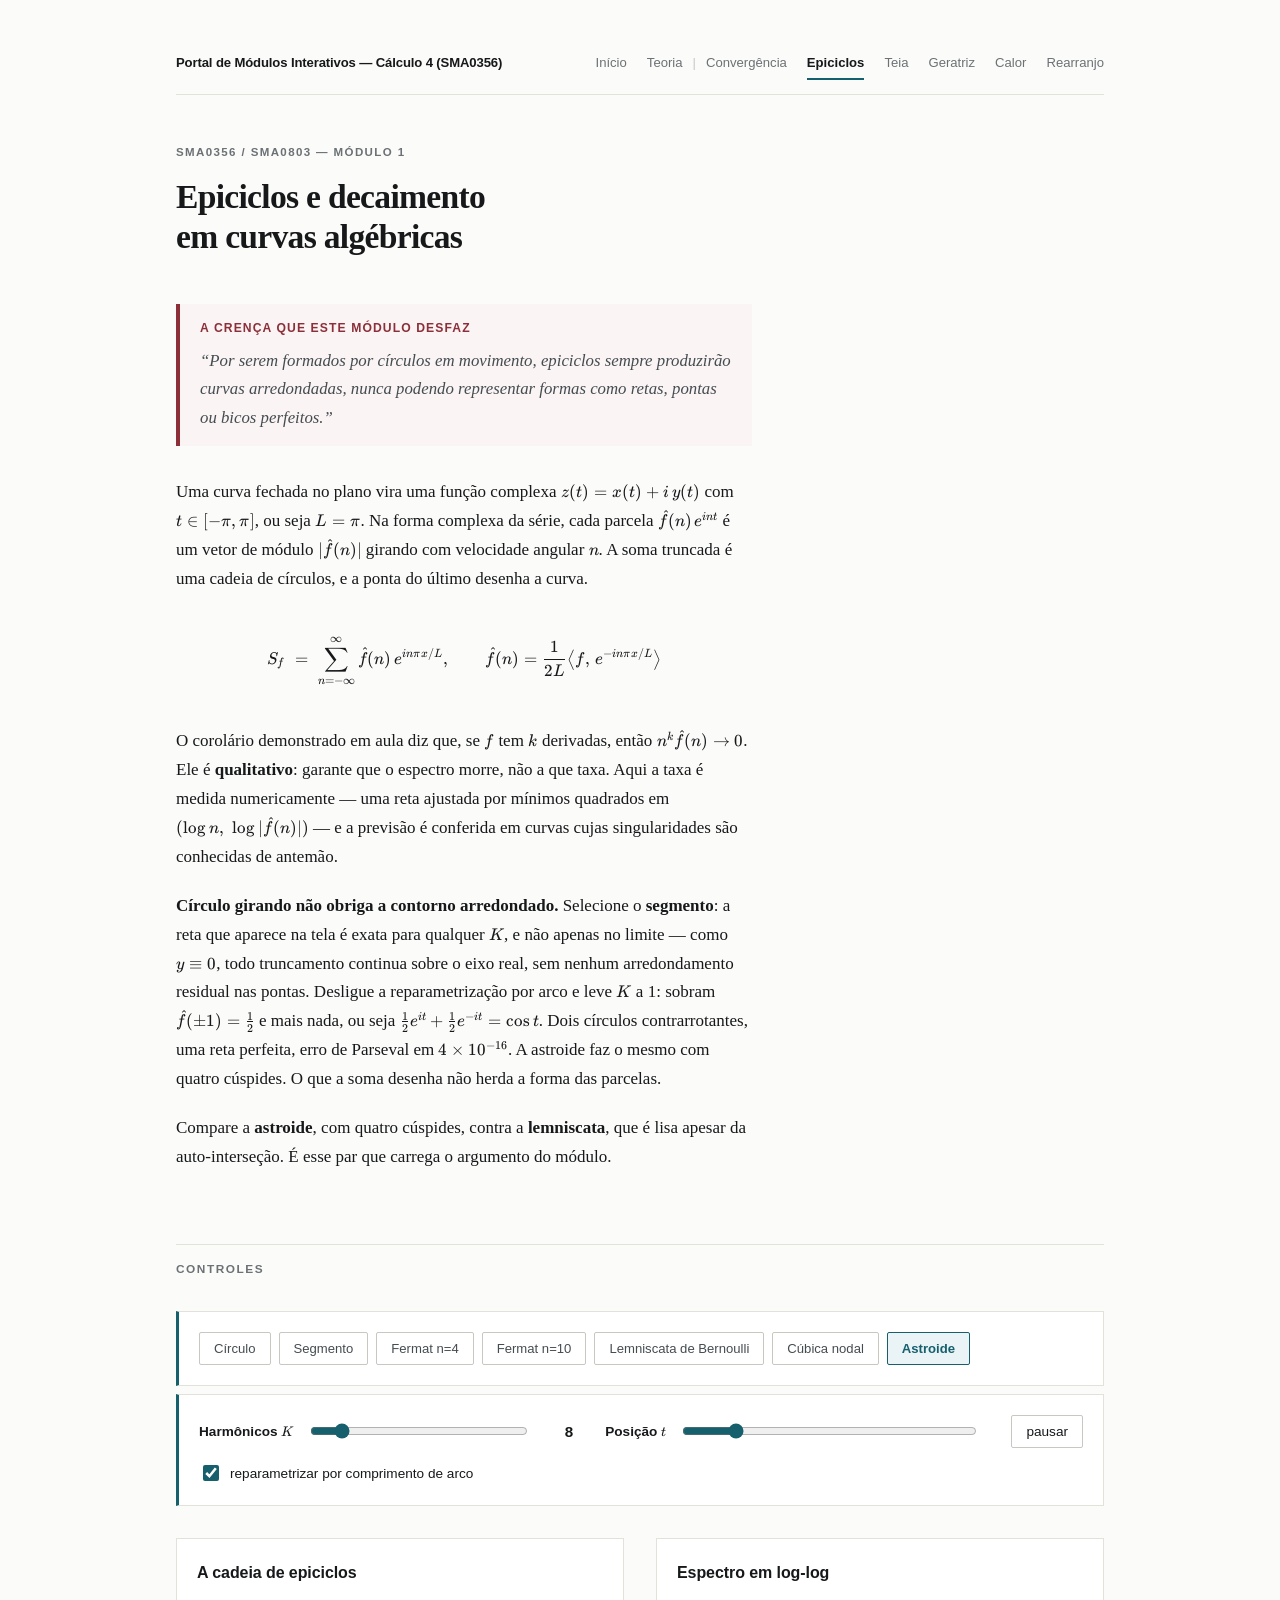
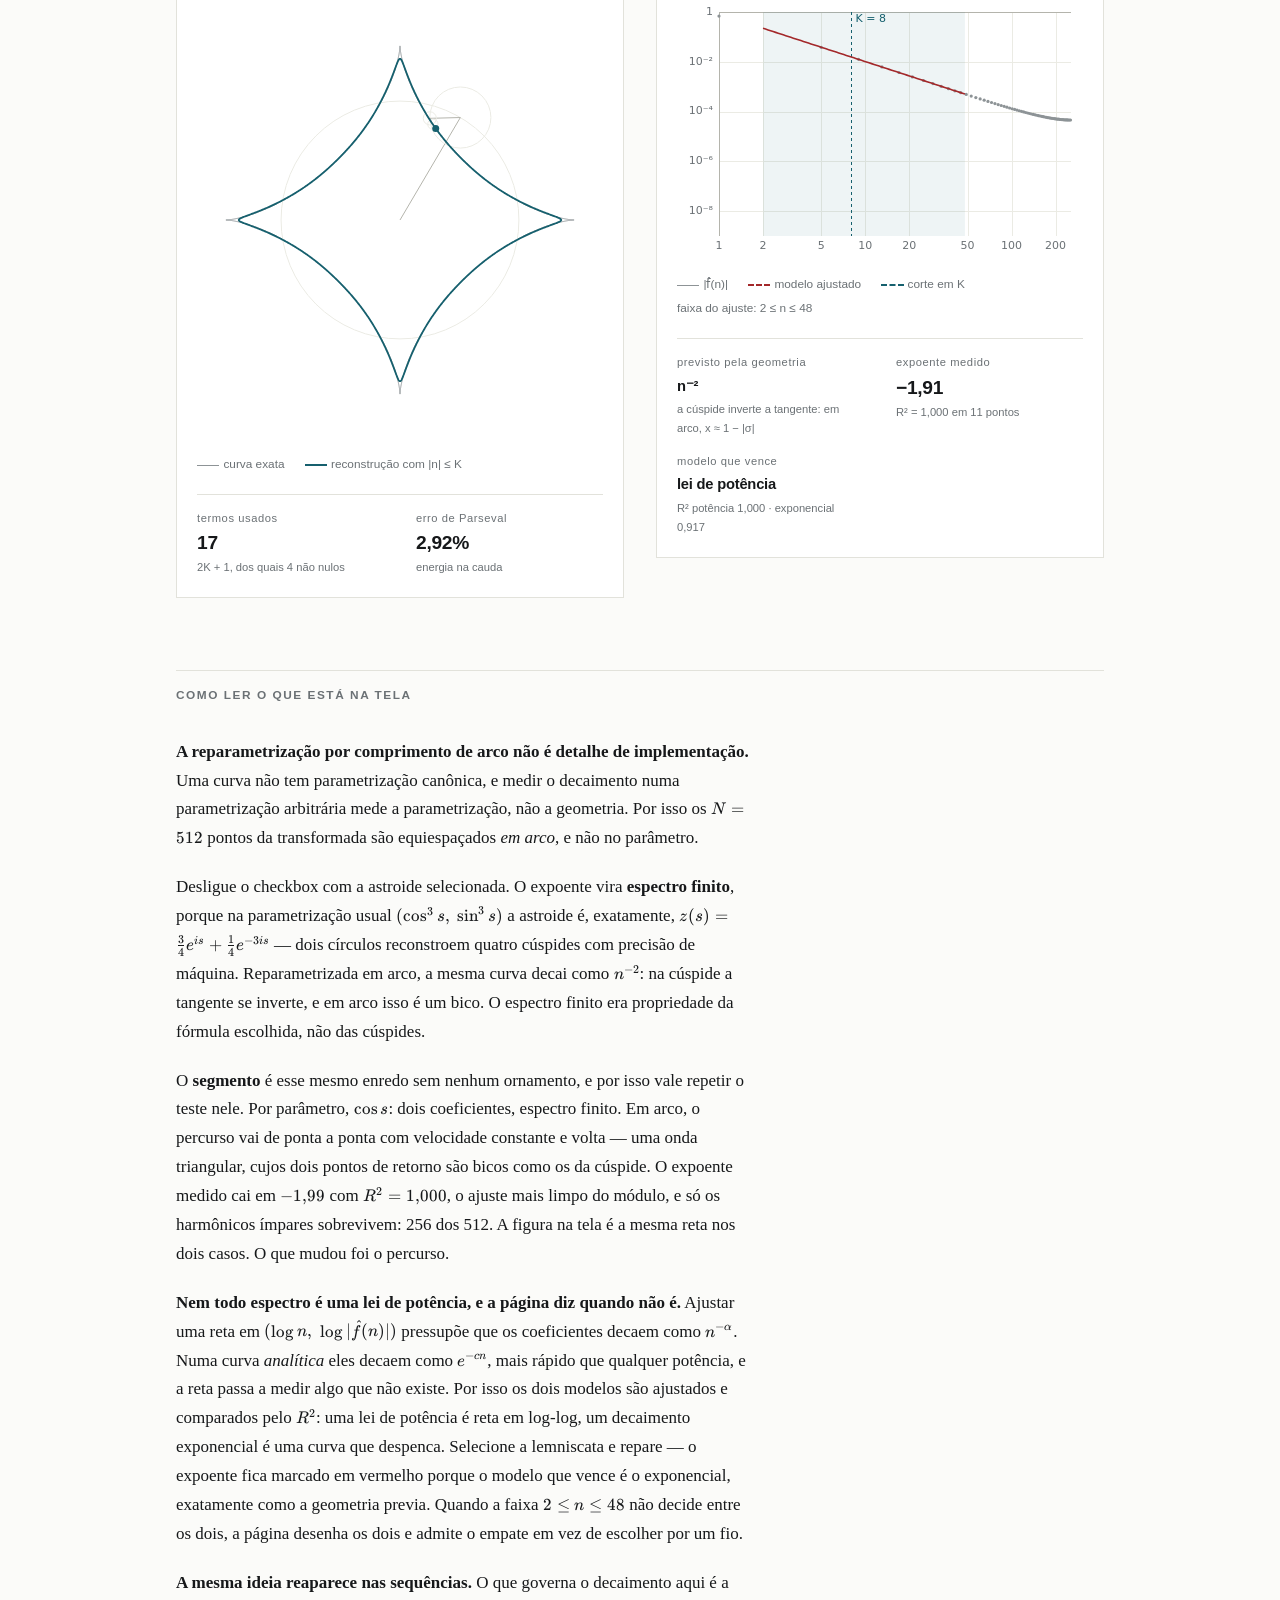
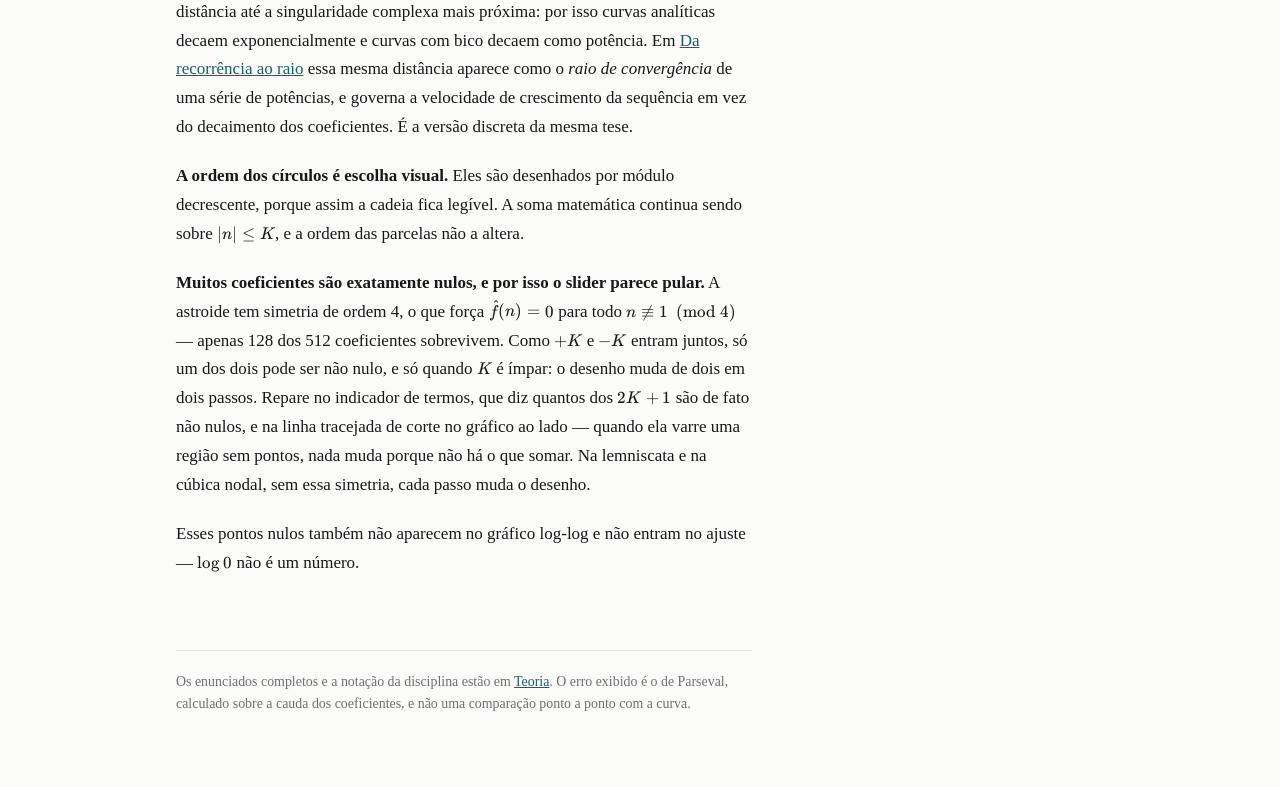
<file: epiciclos.html>
<!DOCTYPE html>
<html lang="pt-BR">
<head>
<meta charset="utf-8">
<meta name="description" content="Curvas algébricas como cadeias de epiciclos, com a taxa de decaimento dos coeficientes de Fourier medida e comparada com a previsão da geometria.">
<meta name="viewport" content="width=device-width, initial-scale=1">
<title>Epiciclos e decaimento em curvas algébricas — Cálculo 4</title>
<link rel="icon" href="data:image/svg+xml,%3Csvg%20xmlns%3D%22http%3A%2F%2Fwww.w3.org%2F2000%2Fsvg%22%20viewBox%3D%220%200%2032%2032%22%3E%3Ccircle%20cx%3D%2213%22%20cy%3D%2216%22%20r%3D%229%22%20fill%3D%22none%22%20stroke%3D%22%2316606e%22%20stroke-width%3D%222%22%2F%3E%3Ccircle%20cx%3D%2222%22%20cy%3D%2216%22%20r%3D%224.5%22%20fill%3D%22none%22%20stroke%3D%22%239aa0a4%22%20stroke-width%3D%221.6%22%2F%3E%3Ccircle%20cx%3D%2226.5%22%20cy%3D%2216%22%20r%3D%222.6%22%20fill%3D%22%2316606e%22%2F%3E%3C%2Fsvg%3E">
<link rel="stylesheet" href="vendor/katex/katex.min.css">
<link rel="stylesheet" href="css/base.css">
</head>
<body>
<div class="pagina">

  <nav class="navegacao" aria-label="Seções do site">
    <span class="marca-site">Portal de Módulos Interativos — Cálculo 4 (SMA0356)</span>
    <a href="index.html">Início</a>
    <a href="teoria.html">Teoria</a>
    <span class="nav-separador" aria-hidden="true">|</span>
    <a href="convergencia.html">Convergência</a>
    <a href="epiciclos.html" aria-current="page">Epiciclos</a>
    <a href="teia.html">Teia</a>
    <a href="geratriz.html">Geratriz</a>
    <a href="calor.html">Calor</a>
    <a href="rearranjo.html">Rearranjo</a>
  </nav>

  <header class="cabecalho">
    <p class="disciplina">SMA0356 / SMA0803 — Módulo 1</p>
    <h1>Epiciclos e decaimento em curvas algébricas</h1>
  </header>

  <p class="crenca-falsa">
    <span class="crenca-rotulo">A crença que este módulo desfaz</span>
    “Por serem formados por círculos em movimento, epiciclos sempre produzirão curvas
    arredondadas, nunca podendo representar formas como retas, pontas ou bicos perfeitos.”
  </p>

  <div class="introducao">
    <p>
      Uma curva fechada no plano vira uma função complexa
      <span class="math" data-math="z(t)=x(t)+i\,y(t)"></span> com
      <span class="math" data-math="t\in[-\pi,\pi]"></span>, ou seja
      <span class="math" data-math="L=\pi"></span>. Na forma complexa da série, cada parcela
      <span class="math" data-math="\widehat{f}(n)\,e^{int}"></span> é um vetor de módulo
      <span class="math" data-math="|\widehat{f}(n)|"></span> girando com velocidade angular
      <span class="math" data-math="n"></span>. A soma truncada é uma cadeia de círculos, e a
      ponta do último desenha a curva.
    </p>

    <div class="formula" data-math-display="S_f \;=\; \sum_{n=-\infty}^{\infty}\widehat{f}(n)\,e^{i n\pi x/L}, \qquad \widehat{f}(n)=\frac{1}{2L}\bigl\langle f,\,e^{-i n\pi x/L}\bigr\rangle"></div>

    <p>
      O corolário demonstrado em aula diz que, se <span class="math" data-math="f"></span> tem
      <span class="math" data-math="k"></span> derivadas, então
      <span class="math" data-math="n^{k}\widehat{f}(n)\to 0"></span>. Ele é
      <span class="destaque-texto">qualitativo</span>: garante que o espectro morre, não a que
      taxa. Aqui a taxa é medida numericamente — uma reta ajustada por mínimos quadrados em
      <span class="math" data-math="(\log n,\;\log|\widehat{f}(n)|)"></span> — e a previsão é
      conferida em curvas cujas singularidades são conhecidas de antemão.
    </p>

    <p>
      <strong>Círculo girando não obriga a contorno arredondado.</strong> Selecione o
      <span class="destaque-texto">segmento</span>: a reta que aparece na tela é exata para
      qualquer <span class="math" data-math="K"></span>, e não apenas no limite — como
      <span class="math" data-math="y\equiv 0"></span>, todo truncamento continua sobre o eixo
      real, sem nenhum arredondamento residual nas pontas. Desligue a reparametrização por
      arco e leve <span class="math" data-math="K"></span> a 1: sobram
      <span class="math" data-math="\widehat{f}(\pm 1)=\tfrac12"></span> e mais nada, ou seja
      <span class="math" data-math="\tfrac12 e^{it}+\tfrac12 e^{-it}=\cos t"></span>. Dois
      círculos contrarrotantes, uma reta perfeita, erro de Parseval em
      <span class="math" data-math="4\times10^{-16}"></span>. A astroide faz o mesmo com
      quatro cúspides. O que a soma desenha não herda a forma das parcelas.
    </p>

    <p>
      Compare a <span class="destaque-texto">astroide</span>, com quatro cúspides, contra a
      <span class="destaque-texto">lemniscata</span>, que é lisa apesar da auto-interseção. É
      esse par que carrega o argumento do módulo.
    </p>
  </div>

  <h2>Controles</h2>

  <div class="controles">
    <div class="seletor" id="seletor-curva" role="group" aria-label="Escolha da curva"></div>
  </div>

  <div class="controles">
    <div class="controle">
      <label for="slider-k">Harmônicos <span class="math" data-math="K"></span></label>
      <input type="range" id="slider-k" min="1" max="60" value="8" step="1">
      <span class="valor-controle" id="valor-k">8</span>
    </div>
    <div class="controle">
      <label for="slider-t">Posição <span class="math" data-math="t"></span></label>
      <input type="range" id="slider-t" min="0" max="1000" value="0" step="1"
             aria-label="Posição na volta; mover pausa a animação">
    </div>
    <button type="button" id="botao-pausar" aria-pressed="false">pausar</button>
    <div class="opcao">
      <input type="checkbox" id="check-arco" checked>
      <label for="check-arco">reparametrizar por comprimento de arco</label>
    </div>
  </div>

  <div class="paineis">

    <section class="quadro">
      <div class="painel-cabeca">
        <h3>A cadeia de epiciclos</h3>
      </div>
      <canvas id="canvas-epiciclos" class="canvas-palco"
              aria-label="Animação da cadeia de epiciclos: a curva exata em traço fino cinza ao fundo, os círculos e vetores girando em cinza, e o traço da reconstrução truncada em azul."></canvas>
      <div class="legenda">
        <span><i class="amostra exata"></i>curva exata</span>
        <span><i class="amostra serie"></i>reconstrução com |n| ≤ K</span>
      </div>

      <div class="indicadores">
        <div class="indicador">
          <span class="rotulo">termos usados</span>
          <span class="numero" id="ind-termos">—</span>
          <span class="apoio" id="ind-termos-apoio">2K + 1</span>
        </div>
        <div class="indicador">
          <span class="rotulo">erro de Parseval</span>
          <span class="numero" id="ind-erro">—</span>
          <span class="apoio">energia na cauda</span>
        </div>
      </div>
    </section>

    <section class="quadro">
      <div class="painel-cabeca">
        <h3>Espectro em log-log</h3>
      </div>
      <canvas id="canvas-espectro" class="canvas-espectro"
              aria-label="Gráfico log-log do módulo dos coeficientes de Fourier contra a frequência, com a reta de mínimos quadrados sobreposta e a faixa usada no ajuste destacada."></canvas>
      <div class="legenda">
        <span><i class="amostra exata"></i>|f̂(n)|</span>
        <span><i class="amostra limite"></i>modelo ajustado</span>
        <span><i class="amostra corte"></i>corte em K</span>
        <span>faixa do ajuste: 2 ≤ n ≤ 48</span>
      </div>

      <div class="indicadores">
        <div class="indicador">
          <span class="rotulo">previsto pela geometria</span>
          <span class="numero texto" id="ind-previsto">—</span>
          <span class="apoio" id="ind-previsto-apoio">—</span>
        </div>
        <div class="indicador">
          <span class="rotulo">expoente medido</span>
          <span class="numero" id="ind-expoente">—</span>
          <span class="apoio" id="ind-expoente-apoio">—</span>
        </div>
        <div class="indicador">
          <span class="rotulo">modelo que vence</span>
          <span class="numero texto" id="ind-modelo">—</span>
          <span class="apoio" id="ind-modelo-apoio">—</span>
        </div>
      </div>
    </section>

  </div>

  <h2>Como ler o que está na tela</h2>

  <div class="introducao">
    <p>
      <strong>A reparametrização por comprimento de arco não é detalhe de implementação.</strong>
      Uma curva não tem parametrização canônica, e medir o decaimento numa parametrização
      arbitrária mede a parametrização, não a geometria. Por isso os
      <span class="math" data-math="N=512"></span> pontos da transformada são equiespaçados
      <em>em arco</em>, e não no parâmetro.
    </p>
    <p>
      Desligue o checkbox com a astroide selecionada. O expoente vira
      <span class="destaque-texto">espectro finito</span>, porque na parametrização usual
      <span class="math" data-math="(\cos^3 s,\;\sin^3 s)"></span> a astroide é, exatamente,
      <span class="math" data-math="z(s)=\tfrac34 e^{is}+\tfrac14 e^{-3is}"></span> — dois
      círculos reconstroem quatro cúspides com precisão de máquina. Reparametrizada em arco, a
      mesma curva decai como <span class="math" data-math="n^{-2}"></span>: na cúspide a tangente
      se inverte, e em arco isso é um bico. O espectro finito era propriedade da fórmula
      escolhida, não das cúspides.
    </p>
    <p>
      O <span class="destaque-texto">segmento</span> é esse mesmo enredo sem nenhum
      ornamento, e por isso vale repetir o teste nele. Por parâmetro,
      <span class="math" data-math="\cos s"></span>: dois coeficientes, espectro finito. Em
      arco, o percurso vai de ponta a ponta com velocidade constante e volta — uma onda
      triangular, cujos dois pontos de retorno são bicos como os da cúspide. O expoente medido
      cai em <span class="math" data-math="-1{,}99"></span> com
      <span class="math" data-math="R^2=1{,}000"></span>, o ajuste mais limpo do módulo, e só
      os harmônicos ímpares sobrevivem: 256 dos 512. A figura na tela é a mesma reta nos dois
      casos. O que mudou foi o percurso.
    </p>
    <p>
      <strong>Nem todo espectro é uma lei de potência, e a página diz quando não é.</strong>
      Ajustar uma reta em <span class="math" data-math="(\log n,\;\log|\widehat{f}(n)|)"></span>
      pressupõe que os coeficientes decaem como
      <span class="math" data-math="n^{-\alpha}"></span>. Numa curva
      <em>analítica</em> eles decaem como <span class="math" data-math="e^{-cn}"></span>, mais
      rápido que qualquer potência, e a reta passa a medir algo que não existe. Por isso os dois
      modelos são ajustados e comparados pelo <span class="math" data-math="R^2"></span>: uma lei
      de potência é reta em log-log, um decaimento exponencial é uma curva que despenca. Selecione
      a lemniscata e repare — o expoente fica marcado em vermelho porque o modelo que vence é o
      exponencial, exatamente como a geometria previa. Quando a faixa
      <span class="math" data-math="2\le n\le 48"></span> não decide entre os dois, a página
      desenha os dois e admite o empate em vez de escolher por um fio.
    </p>
    <p>
      <strong>A mesma ideia reaparece nas sequências.</strong> O que governa o decaimento aqui é
      a distância até a singularidade complexa mais próxima: por isso curvas analíticas decaem
      exponencialmente e curvas com bico decaem como potência. Em
      <a href="geratriz.html">Da recorrência ao raio</a> essa mesma distância aparece como o
      <em>raio de convergência</em> de uma série de potências, e governa a velocidade de
      crescimento da sequência em vez do decaimento dos coeficientes. É a versão discreta da
      mesma tese.
    </p>
    <p>
      <strong>A ordem dos círculos é escolha visual.</strong> Eles são desenhados por módulo
      decrescente, porque assim a cadeia fica legível. A soma matemática continua sendo sobre
      <span class="math" data-math="|n|\le K"></span>, e a ordem das parcelas não a altera.
    </p>
    <p>
      <strong>Muitos coeficientes são exatamente nulos, e por isso o slider parece pular.</strong>
      A astroide tem simetria de ordem 4, o que força
      <span class="math" data-math="\widehat{f}(n)=0"></span> para todo
      <span class="math" data-math="n\not\equiv 1 \pmod 4"></span> — apenas 128 dos 512
      coeficientes sobrevivem. Como <span class="math" data-math="+K"></span> e
      <span class="math" data-math="-K"></span> entram juntos, só um dos dois pode ser não nulo, e
      só quando <span class="math" data-math="K"></span> é ímpar: o desenho muda de dois em dois
      passos. Repare no indicador de termos, que diz quantos dos
      <span class="math" data-math="2K+1"></span> são de fato não nulos, e na linha tracejada de
      corte no gráfico ao lado — quando ela varre uma região sem pontos, nada muda porque não há o
      que somar. Na lemniscata e na cúbica nodal, sem essa simetria, cada passo muda o desenho.
    </p>
    <p>
      Esses pontos nulos também não aparecem no gráfico log-log e não entram no ajuste —
      <span class="math" data-math="\log 0"></span> não é um número.
    </p>
  </div>

  <footer class="rodape">
    <p>
      Os enunciados completos e a notação da disciplina estão em
      <a href="teoria.html">Teoria</a>. O erro exibido é o de Parseval, calculado sobre a cauda
      dos coeficientes, e não uma comparação ponto a ponto com a curva.
    </p>
  </footer>

</div>

<script src="vendor/katex/katex.min.js"></script>
<script src="js/formulas.js"></script>
<script src="js/fourier.js"></script>
<script src="js/curvas.js"></script>
<script src="js/plot.js"></script>
<script src="js/epiciclos.js"></script>
</body>
</html>
</file>
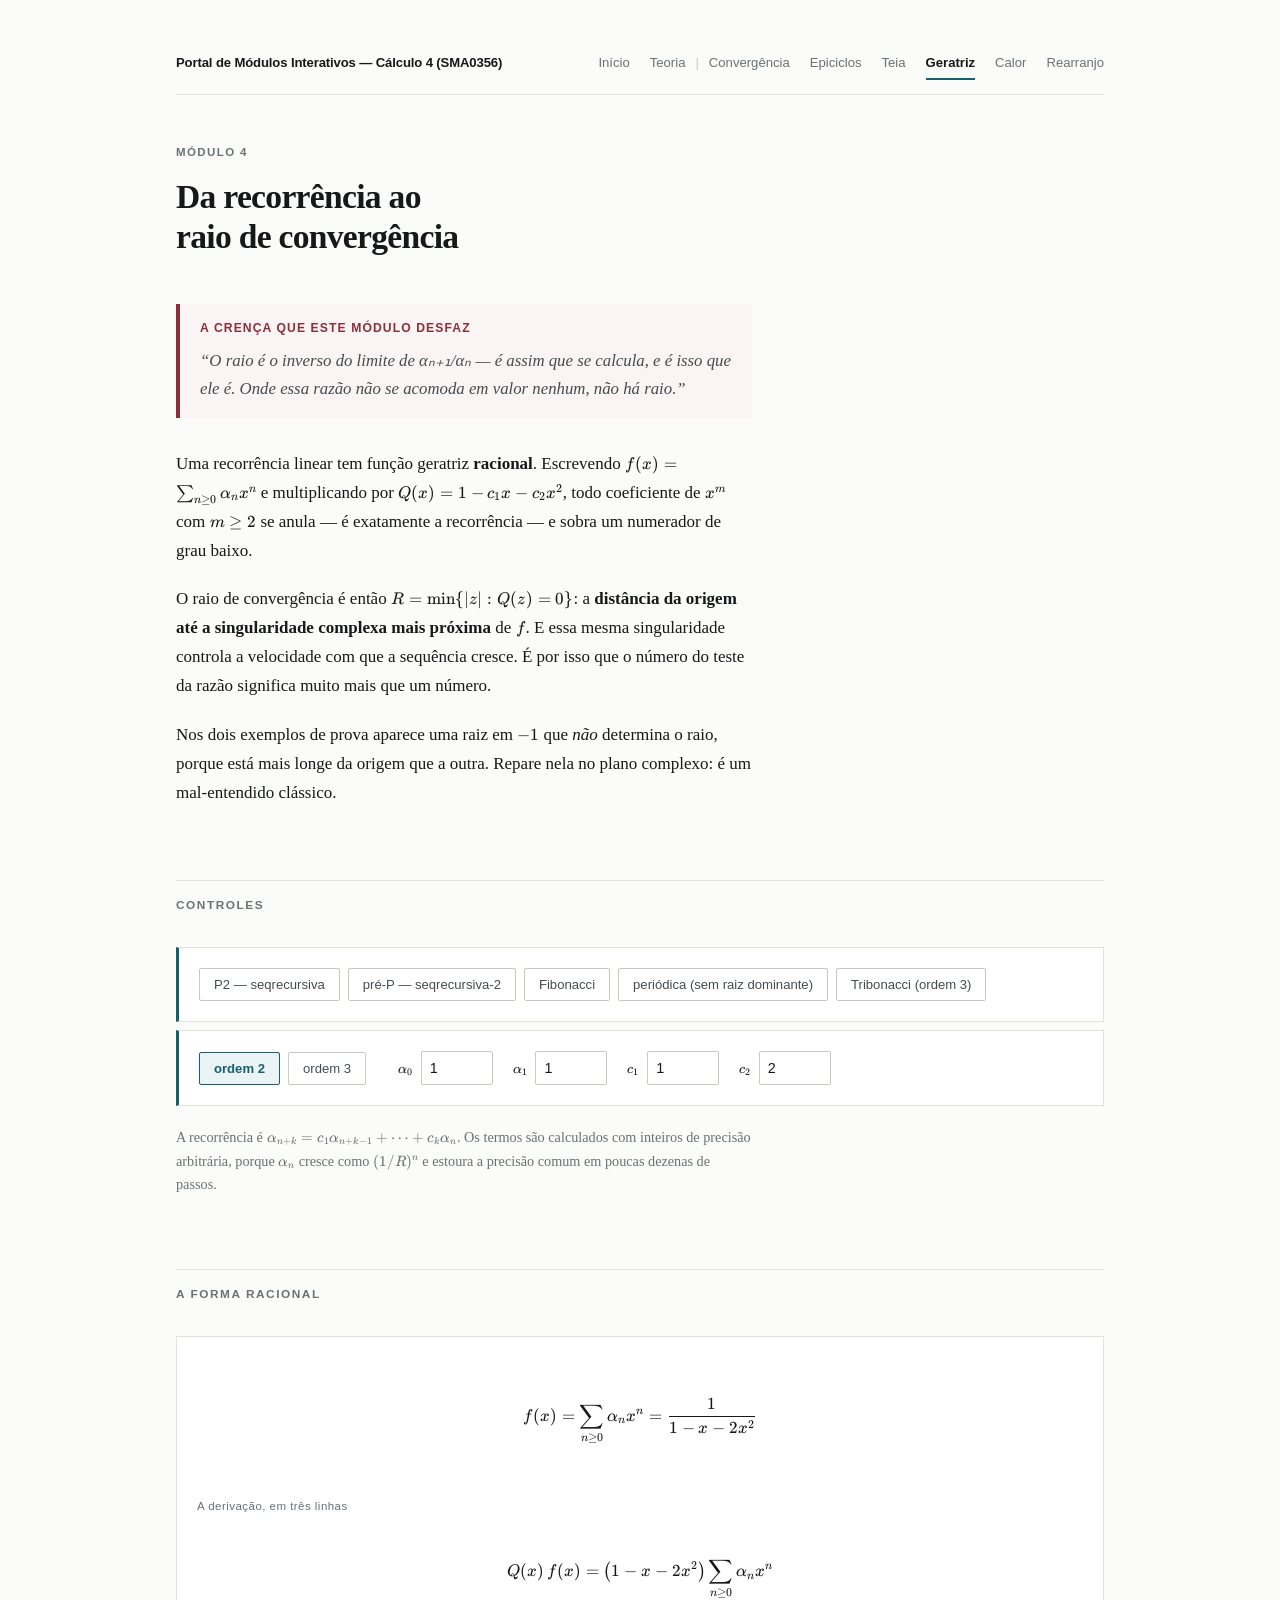
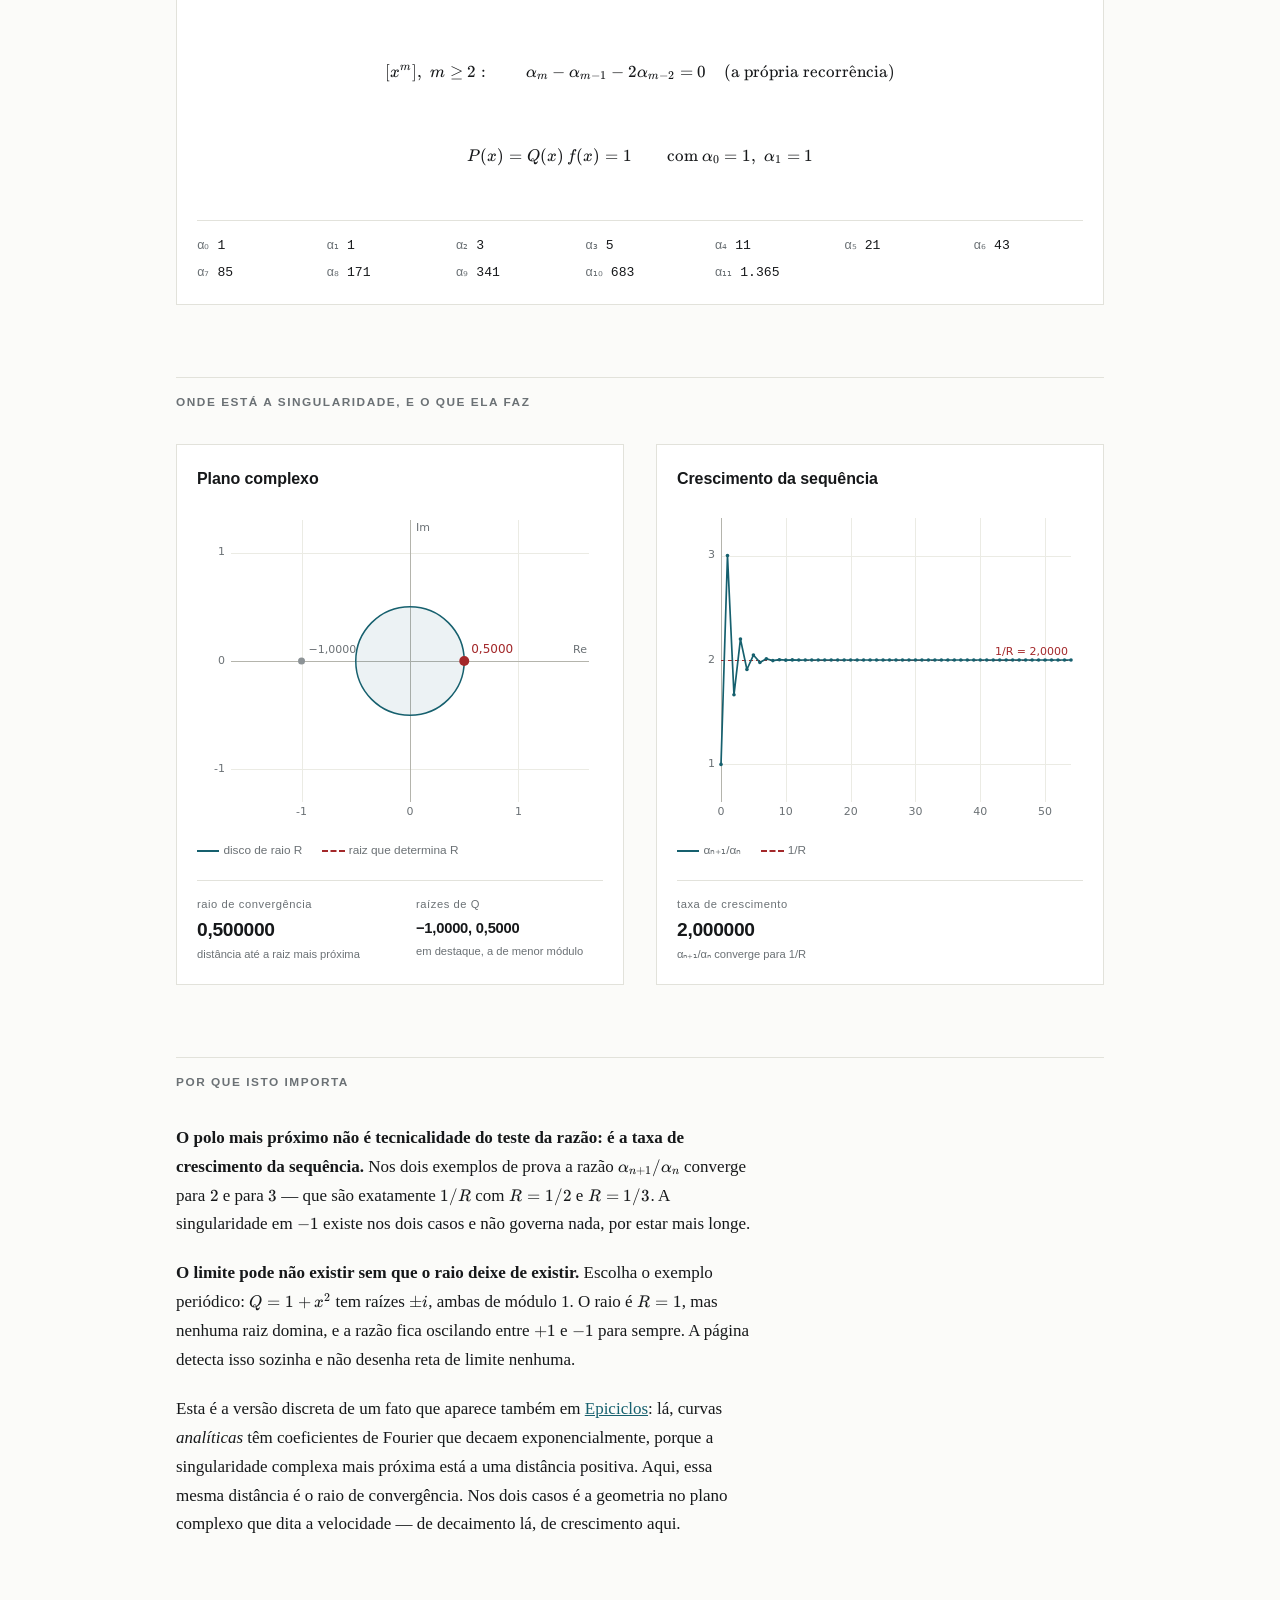
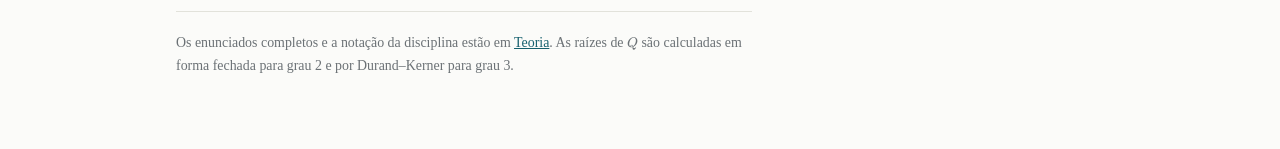
<file: geratriz.html>
<!DOCTYPE html>
<html lang="pt-BR">
<head>
<meta charset="utf-8">
<meta name="description" content="Da recorrência linear ao raio de convergência: a função geratriz é racional, e o raio é a distância até a singularidade complexa mais próxima.">
<meta name="viewport" content="width=device-width, initial-scale=1">
<title>Da recorrência ao raio de convergência — Cálculo 4</title>
<link rel="icon" href="data:image/svg+xml,%3Csvg%20xmlns%3D%22http%3A%2F%2Fwww.w3.org%2F2000%2Fsvg%22%20viewBox%3D%220%200%2032%2032%22%3E%3Ccircle%20cx%3D%2213%22%20cy%3D%2216%22%20r%3D%229%22%20fill%3D%22none%22%20stroke%3D%22%2316606e%22%20stroke-width%3D%222%22%2F%3E%3Ccircle%20cx%3D%2222%22%20cy%3D%2216%22%20r%3D%224.5%22%20fill%3D%22none%22%20stroke%3D%22%239aa0a4%22%20stroke-width%3D%221.6%22%2F%3E%3Ccircle%20cx%3D%2226.5%22%20cy%3D%2216%22%20r%3D%222.6%22%20fill%3D%22%2316606e%22%2F%3E%3C%2Fsvg%3E">
<link rel="stylesheet" href="vendor/katex/katex.min.css">
<link rel="stylesheet" href="css/base.css">
</head>
<body>
<div class="pagina">

  <nav class="navegacao" aria-label="Seções do site">
    <span class="marca-site">Portal de Módulos Interativos — Cálculo 4 (SMA0356)</span>
    <a href="index.html">Início</a>
    <a href="teoria.html">Teoria</a>
    <span class="nav-separador" aria-hidden="true">|</span>
    <a href="convergencia.html">Convergência</a>
    <a href="epiciclos.html">Epiciclos</a>
    <a href="teia.html">Teia</a>
    <a href="geratriz.html" aria-current="page">Geratriz</a>
    <a href="calor.html">Calor</a>
    <a href="rearranjo.html">Rearranjo</a>
  </nav>

  <header class="cabecalho">
    <p class="disciplina">Módulo 4</p>
    <h1>Da recorrência ao raio de convergência</h1>
  </header>

  <p class="crenca-falsa">
    <span class="crenca-rotulo">A crença que este módulo desfaz</span>
    “O raio é o inverso do limite de αₙ₊₁/αₙ — é assim que se calcula, e é isso que ele é.
    Onde essa razão não se acomoda em valor nenhum, não há raio.”
  </p>

  <div class="introducao">
    <p>
      Uma recorrência linear tem função geratriz <span class="destaque-texto">racional</span>.
      Escrevendo <span class="math" data-math="f(x)=\sum_{n\ge0}\alpha_n x^{n}"></span> e
      multiplicando por <span class="math" data-math="Q(x)=1-c_1x-c_2x^{2}"></span>, todo
      coeficiente de <span class="math" data-math="x^{m}"></span> com
      <span class="math" data-math="m\ge 2"></span> se anula — é exatamente a recorrência — e
      sobra um numerador de grau baixo.
    </p>
    <p>
      O raio de convergência é então <span class="math" data-math="R=\min\{|z| : Q(z)=0\}"></span>:
      a <span class="destaque-texto">distância da origem até a singularidade complexa mais
      próxima</span> de <span class="math" data-math="f"></span>. E essa mesma singularidade
      controla a velocidade com que a sequência cresce. É por isso que o número do teste da
      razão significa muito mais que um número.
    </p>
    <p>
      Nos dois exemplos de prova aparece uma raiz em <span class="math" data-math="-1"></span>
      que <em>não</em> determina o raio, porque está mais longe da origem que a outra. Repare
      nela no plano complexo: é um mal-entendido clássico.
    </p>
  </div>

  <h2>Controles</h2>

  <div class="controles">
    <div class="seletor" id="exemplos" role="group" aria-label="Exemplos pré-carregados"></div>
  </div>

  <div class="controles">
    <div class="seletor" id="seletor-ordem" role="group" aria-label="Ordem da recorrência"></div>
    <div class="campos">
      <span class="campo">
        <label for="campo-a0"><span class="math" data-math="\alpha_0"></span></label>
        <input type="number" id="campo-a0" step="1" value="1">
      </span>
      <span class="campo">
        <label for="campo-a1"><span class="math" data-math="\alpha_1"></span></label>
        <input type="number" id="campo-a1" step="1" value="1">
      </span>
      <span class="campo">
        <label for="campo-c1"><span class="math" data-math="c_1"></span></label>
        <input type="number" id="campo-c1" step="1" value="1">
      </span>
      <span class="campo">
        <label for="campo-c2"><span class="math" data-math="c_2"></span></label>
        <input type="number" id="campo-c2" step="1" value="2">
      </span>
    </div>
    <div class="campos" id="linha-ordem-3" hidden>
      <span class="campo">
        <label for="campo-a2"><span class="math" data-math="\alpha_2"></span></label>
        <input type="number" id="campo-a2" step="1" value="0">
      </span>
      <span class="campo">
        <label for="campo-c3"><span class="math" data-math="c_3"></span></label>
        <input type="number" id="campo-c3" step="1" value="0">
      </span>
    </div>
  </div>

  <p class="nota">
    A recorrência é <span class="math" data-math="\alpha_{n+k}=c_1\alpha_{n+k-1}+\dots+c_k\alpha_n"></span>.
    Os termos são calculados com inteiros de precisão arbitrária, porque
    <span class="math" data-math="\alpha_n"></span> cresce como
    <span class="math" data-math="(1/R)^{n}"></span> e estoura a precisão comum em poucas dezenas
    de passos.
  </p>

  <h2>A forma racional</h2>

  <div class="quadro">
    <div class="formula" id="forma-racional" data-math-display=""></div>
    <p class="subtitulo-grafico">A derivação, em três linhas</p>
    <div class="formula" id="derivacao-1" data-math-display=""></div>
    <div class="formula" id="derivacao-2" data-math-display=""></div>
    <div class="formula" id="derivacao-3" data-math-display=""></div>
    <ol class="termos" id="termos" aria-label="Primeiros termos da sequência"></ol>
  </div>

  <h2>Onde está a singularidade, e o que ela faz</h2>

  <div class="paineis">

    <section class="quadro">
      <div class="painel-cabeca">
        <h3>Plano complexo</h3>
      </div>
      <canvas id="canvas-plano" class="canvas-plano"
              aria-label="Plano complexo com as raízes do denominador Q como pontos e o disco de convergência de raio R centrado na origem. A raiz de menor módulo, que determina o raio, aparece destacada."></canvas>
      <div class="legenda">
        <span><i class="amostra serie"></i>disco de raio R</span>
        <span><i class="amostra limite"></i>raiz que determina R</span>
      </div>

      <div class="indicadores">
        <div class="indicador">
          <span class="rotulo">raio de convergência</span>
          <span class="numero" id="ind-raio">—</span>
          <span class="apoio" id="ind-raio-apoio">—</span>
        </div>
        <div class="indicador">
          <span class="rotulo">raízes de Q</span>
          <span class="numero texto" id="ind-raizes">—</span>
          <span class="apoio" id="ind-raizes-apoio">—</span>
        </div>
      </div>
    </section>

    <section class="quadro">
      <div class="painel-cabeca">
        <h3>Crescimento da sequência</h3>
      </div>
      <canvas id="canvas-crescimento" class="canvas-crescimento"
              aria-label="Gráfico da razão entre termos consecutivos da sequência contra n, com uma linha horizontal tracejada no valor 1 sobre R quando existe raiz dominante."></canvas>
      <div class="legenda">
        <span><i class="amostra serie"></i>αₙ₊₁/αₙ</span>
        <span><i class="amostra limite"></i>1/R</span>
      </div>

      <p class="aviso-inline" id="aviso-dominante" hidden>
        As duas raízes têm o mesmo módulo, então não há raiz dominante: a razão
        <span class="math" data-math="\alpha_{n+1}/\alpha_n"></span> oscila e
        <strong>não converge</strong>, embora <span class="math" data-math="R"></span> continue
        perfeitamente bem definido. Por isso não há linha de limite desenhada aqui.
      </p>

      <div class="indicadores">
        <div class="indicador">
          <span class="rotulo">taxa de crescimento</span>
          <span class="numero" id="ind-taxa">—</span>
          <span class="apoio" id="ind-taxa-apoio">—</span>
        </div>
      </div>
    </section>

  </div>

  <h2>Por que isto importa</h2>

  <div class="introducao">
    <p>
      <strong>O polo mais próximo não é tecnicalidade do teste da razão: é a taxa de crescimento
      da sequência.</strong> Nos dois exemplos de prova a razão
      <span class="math" data-math="\alpha_{n+1}/\alpha_n"></span> converge para
      <span class="math" data-math="2"></span> e para <span class="math" data-math="3"></span> —
      que são exatamente <span class="math" data-math="1/R"></span> com
      <span class="math" data-math="R=1/2"></span> e <span class="math" data-math="R=1/3"></span>.
      A singularidade em <span class="math" data-math="-1"></span> existe nos dois casos e não
      governa nada, por estar mais longe.
    </p>
    <p>
      <strong>O limite pode não existir sem que o raio deixe de existir.</strong> Escolha o
      exemplo periódico: <span class="math" data-math="Q=1+x^{2}"></span> tem raízes
      <span class="math" data-math="\pm i"></span>, ambas de módulo 1. O raio é
      <span class="math" data-math="R=1"></span>, mas nenhuma raiz domina, e a razão fica
      oscilando entre <span class="math" data-math="+1"></span> e
      <span class="math" data-math="-1"></span> para sempre. A página detecta isso sozinha e não
      desenha reta de limite nenhuma.
    </p>
    <p>
      Esta é a versão discreta de um fato que aparece também em
      <a href="epiciclos.html">Epiciclos</a>: lá, curvas <em>analíticas</em> têm coeficientes de
      Fourier que decaem exponencialmente, porque a singularidade complexa mais próxima está a uma
      distância positiva. Aqui, essa mesma distância é o raio de convergência. Nos dois casos é a
      geometria no plano complexo que dita a velocidade — de decaimento lá, de crescimento aqui.
    </p>
  </div>

  <footer class="rodape">
    <p>
      Os enunciados completos e a notação da disciplina estão em
      <a href="teoria.html">Teoria</a>. As raízes de <span class="math" data-math="Q"></span> são
      calculadas em forma fechada para grau 2 e por Durand–Kerner para grau 3.
    </p>
  </footer>

</div>

<script src="vendor/katex/katex.min.js"></script>
<script src="js/formulas.js"></script>
<script src="js/polinomios.js"></script>
<script src="js/plot.js"></script>
<script src="js/geratriz.js"></script>
</body>
</html>
</file>
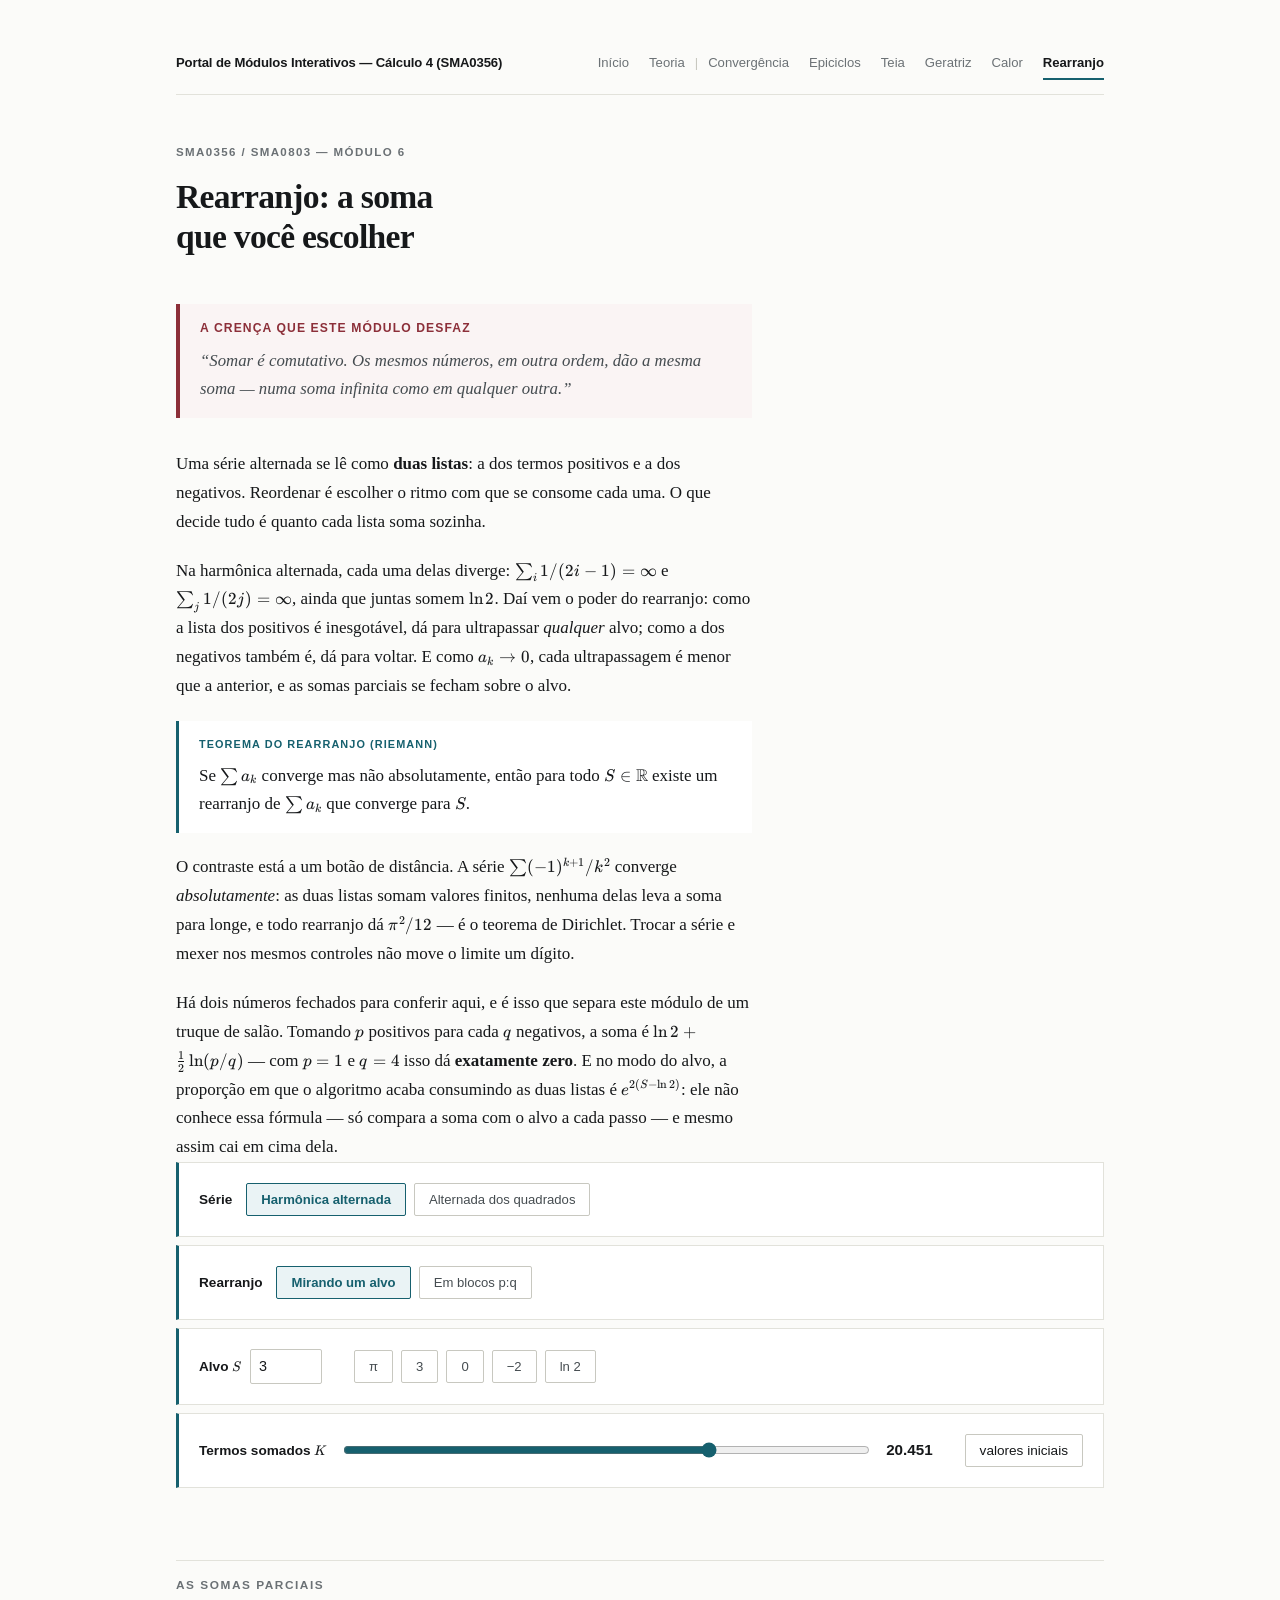
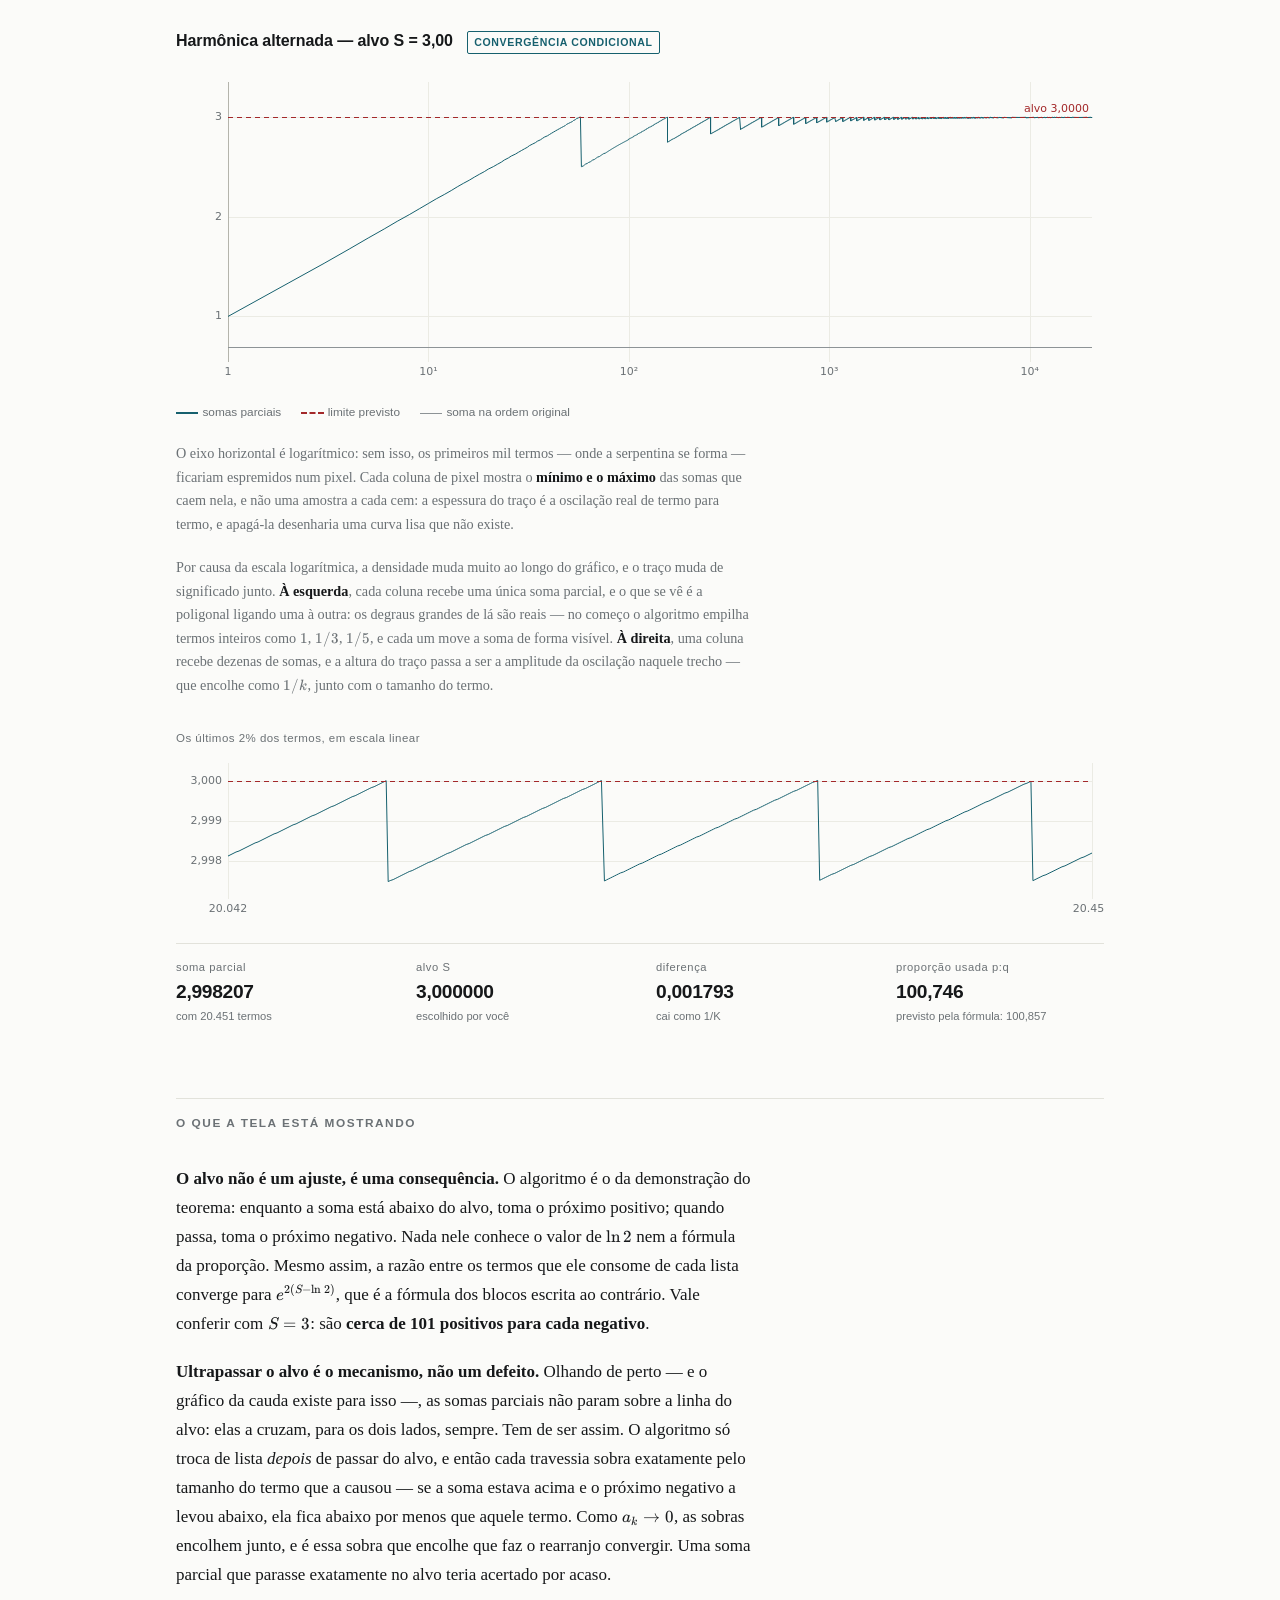
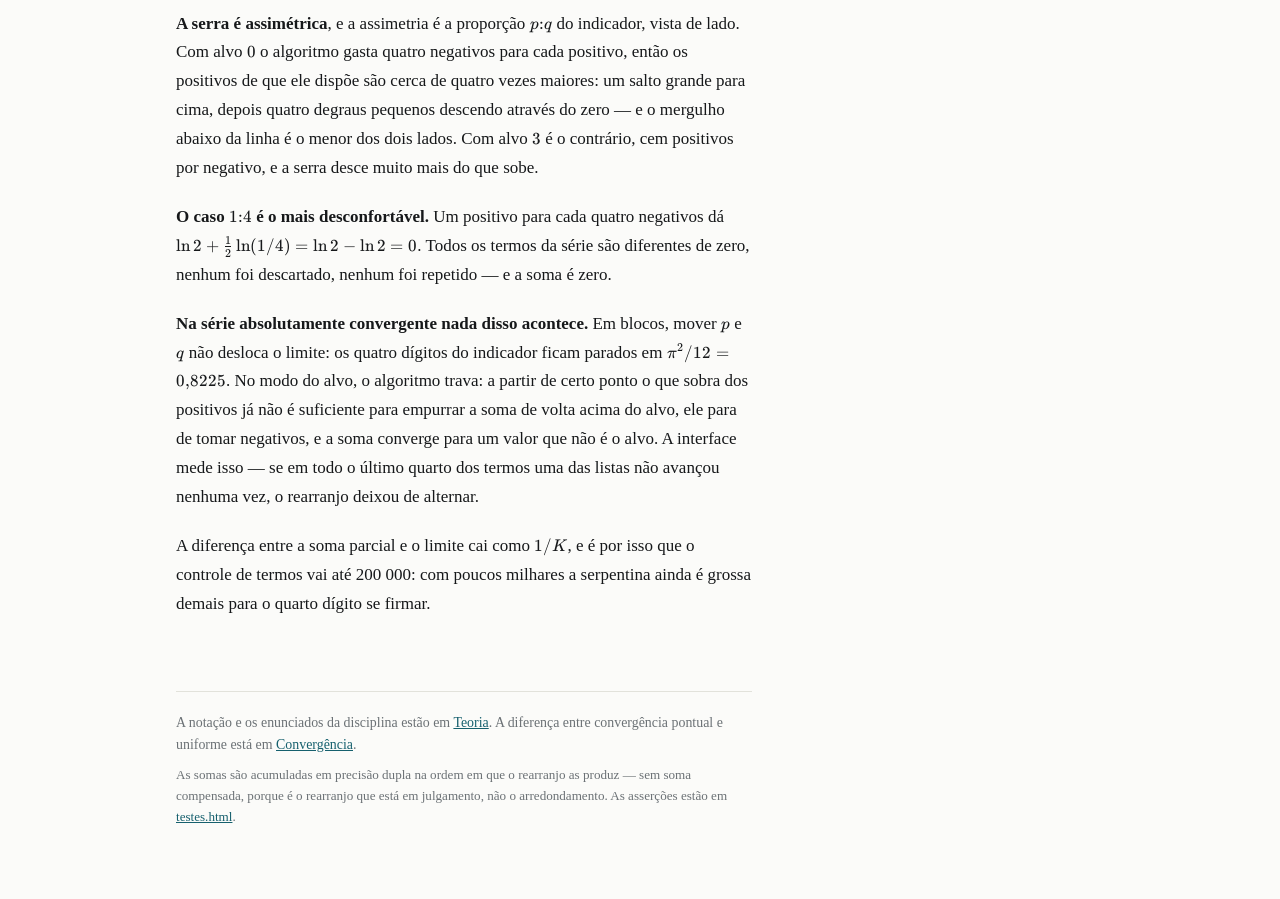
<file: rearranjo.html>
<!DOCTYPE html>
<html lang="pt-BR">
<head>
<meta charset="utf-8">
<meta name="description" content="Rearranjo de séries alternadas: escolha um alvo e veja a harmônica alternada convergir para ele, com a proporção de termos prevista em forma fechada — e a série absolutamente convergente que não se move.">
<meta name="viewport" content="width=device-width, initial-scale=1">
<title>Rearranjo: a soma que você escolher — Cálculo 4</title>
<link rel="icon" href="data:image/svg+xml,%3Csvg%20xmlns%3D%22http%3A%2F%2Fwww.w3.org%2F2000%2Fsvg%22%20viewBox%3D%220%200%2032%2032%22%3E%3Ccircle%20cx%3D%2213%22%20cy%3D%2216%22%20r%3D%229%22%20fill%3D%22none%22%20stroke%3D%22%2316606e%22%20stroke-width%3D%222%22%2F%3E%3Ccircle%20cx%3D%2222%22%20cy%3D%2216%22%20r%3D%224.5%22%20fill%3D%22none%22%20stroke%3D%22%239aa0a4%22%20stroke-width%3D%221.6%22%2F%3E%3Ccircle%20cx%3D%2226.5%22%20cy%3D%2216%22%20r%3D%222.6%22%20fill%3D%22%2316606e%22%2F%3E%3C%2Fsvg%3E">
<link rel="stylesheet" href="vendor/katex/katex.min.css">
<link rel="stylesheet" href="css/base.css">
</head>
<body>
<div class="pagina">

  <nav class="navegacao" aria-label="Seções do site">
    <span class="marca-site">Portal de Módulos Interativos — Cálculo 4 (SMA0356)</span>
    <a href="index.html">Início</a>
    <a href="teoria.html">Teoria</a>
    <span class="nav-separador" aria-hidden="true">|</span>
    <a href="convergencia.html">Convergência</a>
    <a href="epiciclos.html">Epiciclos</a>
    <a href="teia.html">Teia</a>
    <a href="geratriz.html">Geratriz</a>
    <a href="calor.html">Calor</a>
    <a href="rearranjo.html" aria-current="page">Rearranjo</a>
  </nav>

  <header class="cabecalho">
    <p class="disciplina">SMA0356 / SMA0803 — Módulo 6</p>
    <h1>Rearranjo: a soma que você escolher</h1>
  </header>

  <p class="crenca-falsa">
    <span class="crenca-rotulo">A crença que este módulo desfaz</span>
    “Somar é comutativo. Os mesmos números, em outra ordem, dão a mesma soma —
    numa soma infinita como em qualquer outra.”
  </p>

  <div class="introducao">
    <p>
      Uma série alternada se lê como <span class="destaque-texto">duas listas</span>: a dos
      termos positivos e a dos negativos. Reordenar é escolher o ritmo com que se consome cada
      uma. O que decide tudo é quanto cada lista soma sozinha.
    </p>

    <p>
      Na harmônica alternada, cada uma delas diverge:
      <span class="math" data-math="\sum_i 1/(2i-1)=\infty"></span> e
      <span class="math" data-math="\sum_j 1/(2j)=\infty"></span>, ainda que juntas somem
      <span class="math" data-math="\ln 2"></span>. Daí vem o poder do rearranjo: como a lista
      dos positivos é inesgotável, dá para ultrapassar <em>qualquer</em> alvo; como a dos
      negativos também é, dá para voltar. E como
      <span class="math" data-math="a_k\to0"></span>, cada ultrapassagem é menor que a
      anterior, e as somas parciais se fecham sobre o alvo.
    </p>

    <div class="enunciado">
      <p class="rotulo-teorema">Teorema do rearranjo (Riemann)</p>
      <p class="sem-margem">
        Se <span class="math" data-math="\sum a_k"></span> converge mas não absolutamente,
        então para todo <span class="math" data-math="S\in\mathbb{R}"></span> existe um
        rearranjo de <span class="math" data-math="\sum a_k"></span> que converge para
        <span class="math" data-math="S"></span>.
      </p>
    </div>

    <p>
      O contraste está a um botão de distância. A série
      <span class="math" data-math="\sum(-1)^{k+1}/k^{2}"></span> converge
      <em>absolutamente</em>: as duas listas somam valores finitos, nenhuma delas leva a soma
      para longe, e todo rearranjo dá <span class="math" data-math="\pi^{2}/12"></span> —
      é o teorema de Dirichlet. Trocar a série e mexer nos mesmos controles não move o limite
      um dígito.
    </p>

    <p>
      Há dois números fechados para conferir aqui, e é isso que separa este módulo de um truque
      de salão. Tomando <span class="math" data-math="p"></span> positivos para cada
      <span class="math" data-math="q"></span> negativos, a soma é
      <span class="math" data-math="\ln 2+\tfrac12\ln(p/q)"></span> — com
      <span class="math" data-math="p=1"></span> e <span class="math" data-math="q=4"></span>
      isso dá <span class="destaque-texto">exatamente zero</span>. E no modo do alvo, a
      proporção em que o algoritmo acaba consumindo as duas listas é
      <span class="math" data-math="e^{2(S-\ln 2)}"></span>: ele não conhece essa fórmula —
      só compara a soma com o alvo a cada passo — e mesmo assim cai em cima dela.
    </p>
  </div>

  <div class="controles">
    <div class="controle">
      <label id="rotulo-serie">Série</label>
      <div class="seletor" id="seletor-serie" role="group" aria-labelledby="rotulo-serie"></div>
    </div>
  </div>

  <div class="controles">
    <div class="controle">
      <label id="rotulo-modo">Rearranjo</label>
      <div class="seletor" id="seletor-modo" role="group" aria-labelledby="rotulo-modo">
        <button type="button" class="botao-curva" data-modo="alvo" aria-pressed="true">Mirando um alvo</button>
        <button type="button" class="botao-curva" data-modo="blocos" aria-pressed="false">Em blocos p:q</button>
      </div>
    </div>
  </div>

  <div class="controles" id="controles-alvo">
    <div class="campos">
      <div class="campo">
        <label for="campo-alvo">Alvo <span class="math" data-math="S"></span></label>
        <input type="number" id="campo-alvo" value="3" step="0.25" min="-12" max="12">
      </div>
    </div>
    <div class="seletor" id="atalhos-alvo" role="group" aria-label="Alvos prontos"></div>
  </div>

  <div class="controles" id="controles-blocos" hidden>
    <div class="controle">
      <label for="slider-p">Positivos <span class="math" data-math="p"></span></label>
      <input type="range" id="slider-p" min="1" max="8" value="2" step="1">
      <span class="valor-controle" id="valor-p">2</span>
    </div>
    <div class="controle">
      <label for="slider-q">Negativos <span class="math" data-math="q"></span></label>
      <input type="range" id="slider-q" min="1" max="8" value="1" step="1">
      <span class="valor-controle" id="valor-q">1</span>
    </div>
  </div>

  <div class="controles">
    <div class="controle">
      <label for="slider-k">Termos somados <span class="math" data-math="K"></span></label>
      <input type="range" id="slider-k" min="0" max="1000" value="700" step="1">
      <span class="valor-controle" id="valor-k">—</span>
    </div>
    <button type="button" id="botao-reset">valores iniciais</button>
  </div>

  <h2>As somas parciais</h2>

  <div class="painel-cabeca">
    <h3 id="titulo-somas">—</h3>
    <span class="marcador" id="marcador-somas"></span>
  </div>

  <canvas id="canvas-somas" class="canvas-somas"
          aria-label="Gráfico das somas parciais do rearranjo contra o número de termos, em escala logarítmica horizontal, serpenteando até a linha do limite."></canvas>
  <div class="legenda">
    <span><i class="amostra serie"></i>somas parciais</span>
    <span><i class="amostra limite"></i>limite previsto</span>
    <span><i class="amostra exata"></i>soma na ordem original</span>
  </div>

  <p class="nota">
    O eixo horizontal é logarítmico: sem isso, os primeiros mil termos — onde a serpentina se
    forma — ficariam espremidos num pixel. Cada coluna de pixel mostra o
    <span class="destaque-texto">mínimo e o máximo</span> das somas que caem nela, e não uma
    amostra a cada cem: a espessura do traço é a oscilação real de termo para termo, e apagá-la
    desenharia uma curva lisa que não existe.
  </p>

  <p class="nota">
    Por causa da escala logarítmica, a densidade muda muito ao longo do gráfico, e o traço muda
    de significado junto. <span class="destaque-texto">À esquerda</span>, cada coluna recebe uma
    única soma parcial, e o que se vê é a poligonal ligando uma à outra: os degraus grandes de
    lá são reais — no começo o algoritmo empilha termos inteiros como
    <span class="math" data-math="1"></span>, <span class="math" data-math="1/3"></span>,
    <span class="math" data-math="1/5"></span>, e cada um move a soma de forma visível.
    <span class="destaque-texto">À direita</span>, uma coluna recebe dezenas de somas, e a
    altura do traço passa a ser a amplitude da oscilação naquele trecho — que encolhe como
    <span class="math" data-math="1/k"></span>, junto com o tamanho do termo.
  </p>

  <p class="subtitulo-grafico">Os últimos 2% dos termos, em escala linear</p>
  <canvas id="canvas-cauda" class="canvas-cauda"
          aria-label="Ampliação dos últimos termos das somas parciais, mostrando a oscilação estreitando em torno do limite."></canvas>

  <div class="indicadores">
    <div class="indicador">
      <span class="rotulo">soma parcial</span>
      <span class="numero" id="ind-soma">—</span>
      <span class="apoio" id="ind-soma-apoio">—</span>
    </div>
    <div class="indicador">
      <span class="rotulo" id="rotulo-previsto">limite previsto</span>
      <span class="numero" id="ind-previsto">—</span>
      <span class="apoio" id="ind-previsto-apoio">—</span>
    </div>
    <div class="indicador">
      <span class="rotulo">diferença</span>
      <span class="numero" id="ind-diferenca">—</span>
      <span class="apoio">cai como 1/K</span>
    </div>
    <div class="indicador">
      <span class="rotulo">proporção usada p:q</span>
      <span class="numero" id="ind-proporcao">—</span>
      <span class="apoio" id="ind-proporcao-apoio">—</span>
    </div>
  </div>

  <p class="aviso-inline" id="aviso-travou" hidden>
    <strong id="aviso-travou-titulo">O rearranjo travou.</strong>
    <span id="aviso-travou-texto"></span>
  </p>

  <h2>O que a tela está mostrando</h2>

  <div class="introducao">
    <p>
      <strong>O alvo não é um ajuste, é uma consequência.</strong> O algoritmo é o da
      demonstração do teorema: enquanto a soma está abaixo do alvo, toma o próximo positivo;
      quando passa, toma o próximo negativo. Nada nele conhece o valor de
      <span class="math" data-math="\ln 2"></span> nem a fórmula da proporção. Mesmo assim, a
      razão entre os termos que ele consome de cada lista converge para
      <span class="math" data-math="e^{2(S-\ln 2)}"></span>, que é a fórmula dos blocos escrita
      ao contrário. Vale conferir com <span class="math" data-math="S=3"></span>: são
      <span class="destaque-texto">cerca de 101 positivos para cada negativo</span>.
    </p>

    <p>
      <strong>Ultrapassar o alvo é o mecanismo, não um defeito.</strong> Olhando de perto — e o
      gráfico da cauda existe para isso —, as somas parciais não param sobre a linha do alvo:
      elas a cruzam, para os dois lados, sempre. Tem de ser assim. O algoritmo só troca de
      lista <em>depois</em> de passar do alvo, e então cada travessia sobra exatamente pelo
      tamanho do termo que a causou — se a soma estava acima e o próximo negativo a levou
      abaixo, ela fica abaixo por menos que aquele termo. Como
      <span class="math" data-math="a_k\to0"></span>, as sobras encolhem junto, e é essa sobra
      que encolhe que faz o rearranjo convergir. Uma soma parcial que parasse exatamente no
      alvo teria acertado por acaso.
    </p>

    <p>
      <strong>A serra é assimétrica</strong>, e a assimetria é a proporção
      <span class="math" data-math="p{:}q"></span> do indicador, vista de lado. Com alvo
      <span class="math" data-math="0"></span> o algoritmo gasta quatro negativos para cada
      positivo, então os positivos de que ele dispõe são cerca de quatro vezes maiores: um
      salto grande para cima, depois quatro degraus pequenos descendo através do zero — e o
      mergulho abaixo da linha é o menor dos dois lados. Com alvo
      <span class="math" data-math="3"></span> é o contrário, cem positivos por negativo, e a
      serra desce muito mais do que sobe.
    </p>

    <p>
      <strong>O caso <span class="math" data-math="1{:}4"></span> é o mais desconfortável.</strong>
      Um positivo para cada quatro negativos dá
      <span class="math" data-math="\ln 2+\tfrac12\ln(1/4)=\ln 2-\ln 2=0"></span>. Todos os
      termos da série são diferentes de zero, nenhum foi descartado, nenhum foi repetido — e a
      soma é zero.
    </p>

    <p>
      <strong>Na série absolutamente convergente nada disso acontece.</strong> Em blocos, mover
      <span class="math" data-math="p"></span> e <span class="math" data-math="q"></span> não
      desloca o limite: os quatro dígitos do indicador ficam parados em
      <span class="math" data-math="\pi^{2}/12=0{,}8225"></span>. No modo do alvo, o algoritmo
      trava: a partir de certo ponto o que sobra dos positivos já não é suficiente para
      empurrar a soma de volta acima do alvo, ele para de tomar negativos, e a soma converge
      para um valor que não é o alvo. A interface mede isso — se em todo o último quarto dos
      termos uma das listas não avançou nenhuma vez, o rearranjo deixou de alternar.
    </p>

    <p>
      A diferença entre a soma parcial e o limite cai como
      <span class="math" data-math="1/K"></span>, e é por isso que o controle de termos vai até
      200 000: com poucos milhares a serpentina ainda é grossa demais para o quarto dígito se
      firmar.
    </p>
  </div>

  <footer class="rodape">
    <p>
      A notação e os enunciados da disciplina estão em <a href="teoria.html">Teoria</a>. A
      diferença entre convergência pontual e uniforme está em
      <a href="convergencia.html">Convergência</a>.
    </p>
    <p class="autoria-tecnica">
      As somas são acumuladas em precisão dupla na ordem em que o rearranjo as produz — sem
      soma compensada, porque é o rearranjo que está em julgamento, não o arredondamento. As
      asserções estão em <a href="testes.html">testes.html</a>.
    </p>
  </footer>

</div>

<script src="vendor/katex/katex.min.js"></script>
<script src="js/formulas.js"></script>
<script src="js/formato.js"></script>
<script src="js/reordenacao.js"></script>
<script src="js/plot.js"></script>
<script src="js/rearranjo.js"></script>
</body>
</html>
</file>
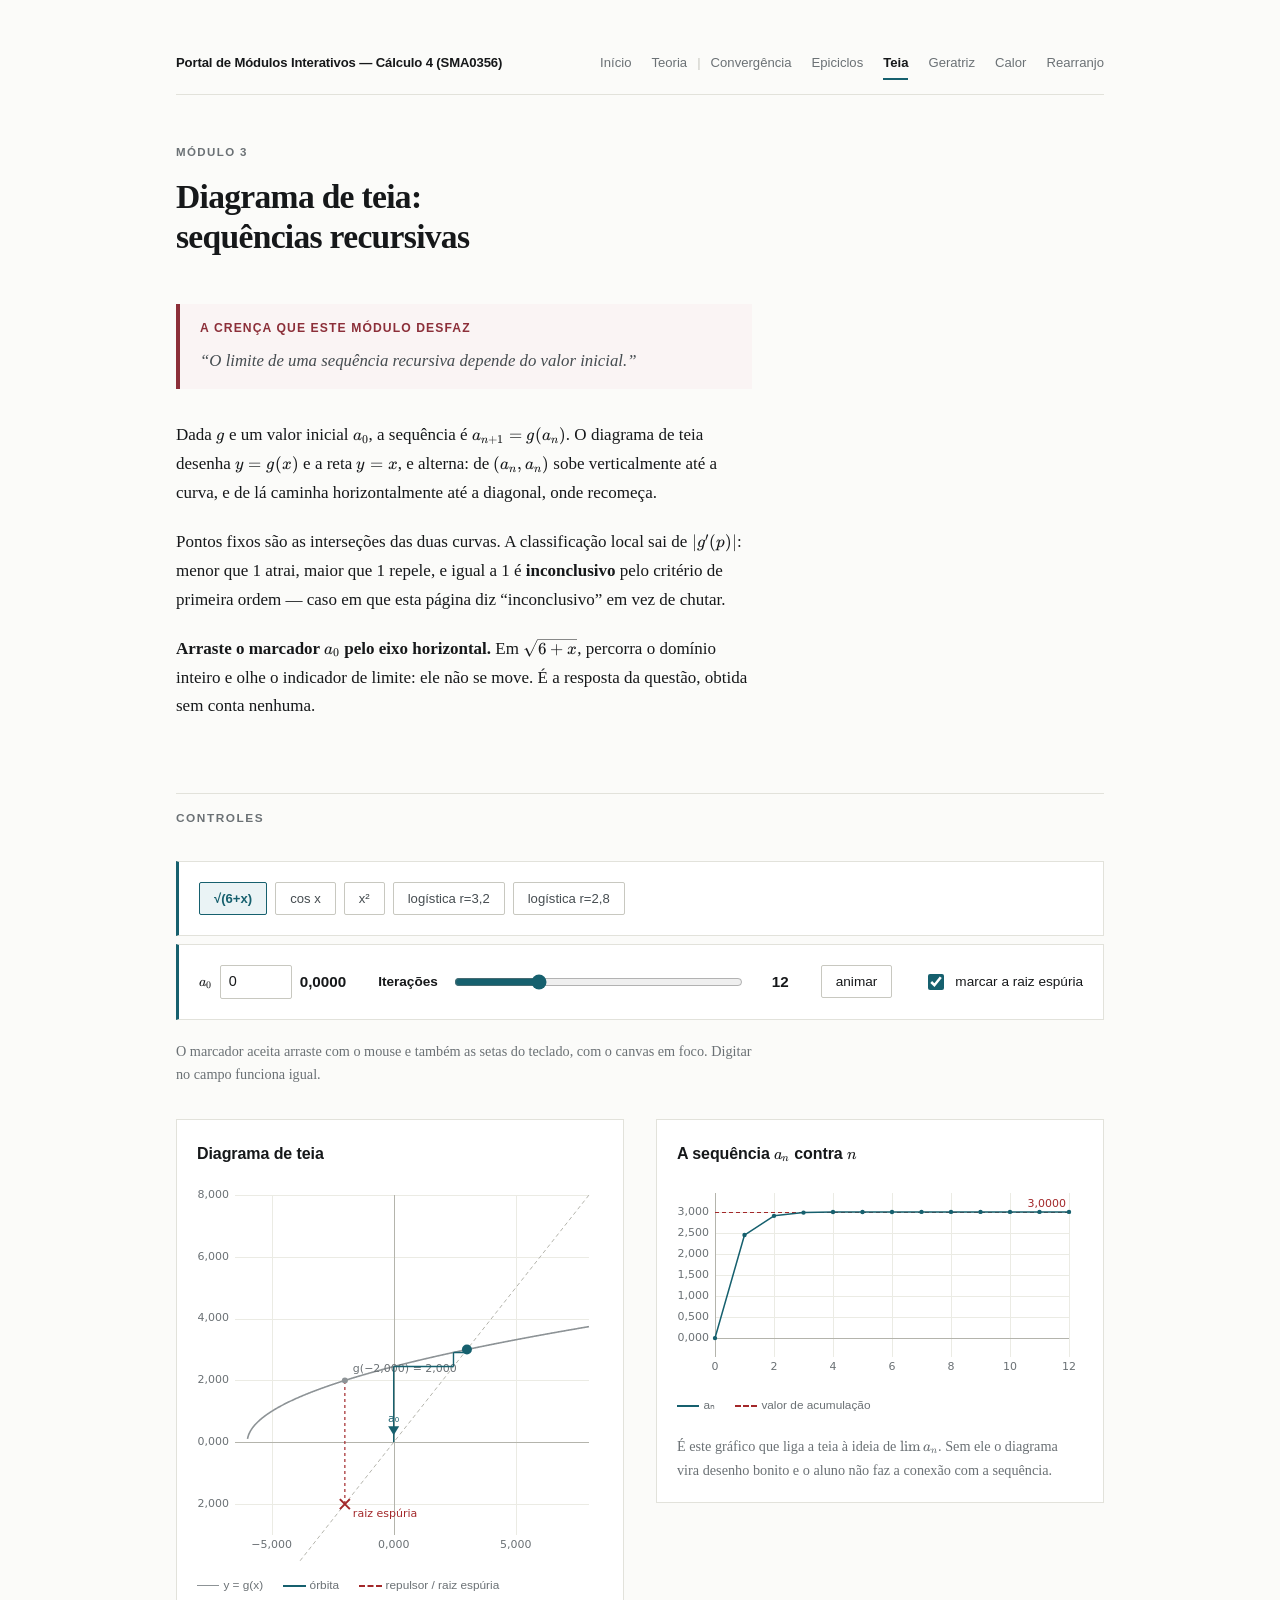
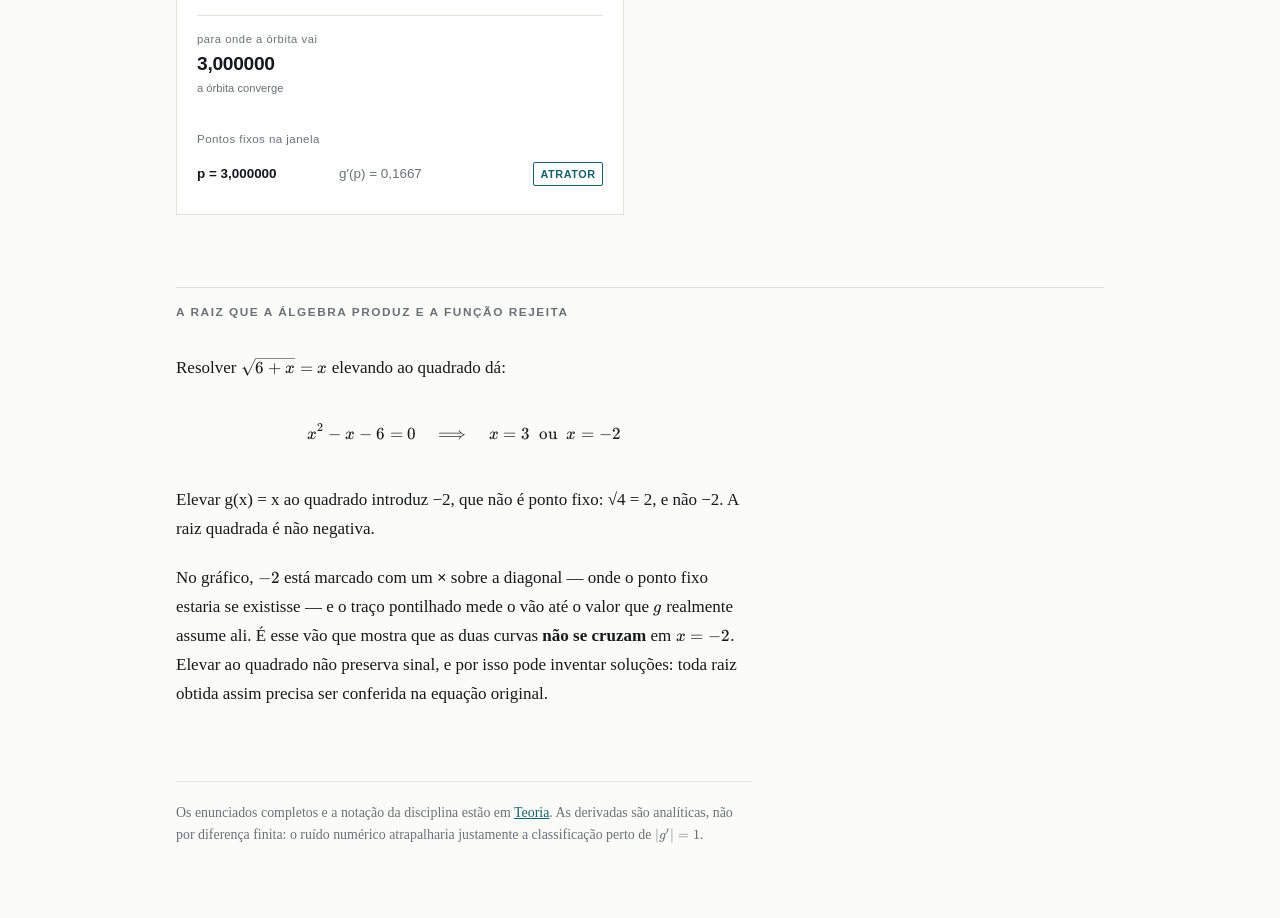
<file: teia.html>
<!DOCTYPE html>
<html lang="pt-BR">
<head>
<meta charset="utf-8">
<meta name="description" content="Diagrama de teia para sequências recursivas: pontos fixos, classificação por |g′(p)| e o limite que não depende do valor inicial.">
<meta name="viewport" content="width=device-width, initial-scale=1">
<title>Diagrama de teia: sequências recursivas — Cálculo 4</title>
<link rel="icon" href="data:image/svg+xml,%3Csvg%20xmlns%3D%22http%3A%2F%2Fwww.w3.org%2F2000%2Fsvg%22%20viewBox%3D%220%200%2032%2032%22%3E%3Ccircle%20cx%3D%2213%22%20cy%3D%2216%22%20r%3D%229%22%20fill%3D%22none%22%20stroke%3D%22%2316606e%22%20stroke-width%3D%222%22%2F%3E%3Ccircle%20cx%3D%2222%22%20cy%3D%2216%22%20r%3D%224.5%22%20fill%3D%22none%22%20stroke%3D%22%239aa0a4%22%20stroke-width%3D%221.6%22%2F%3E%3Ccircle%20cx%3D%2226.5%22%20cy%3D%2216%22%20r%3D%222.6%22%20fill%3D%22%2316606e%22%2F%3E%3C%2Fsvg%3E">
<link rel="stylesheet" href="vendor/katex/katex.min.css">
<link rel="stylesheet" href="css/base.css">
</head>
<body>
<div class="pagina">

  <nav class="navegacao" aria-label="Seções do site">
    <span class="marca-site">Portal de Módulos Interativos — Cálculo 4 (SMA0356)</span>
    <a href="index.html">Início</a>
    <a href="teoria.html">Teoria</a>
    <span class="nav-separador" aria-hidden="true">|</span>
    <a href="convergencia.html">Convergência</a>
    <a href="epiciclos.html">Epiciclos</a>
    <a href="teia.html" aria-current="page">Teia</a>
    <a href="geratriz.html">Geratriz</a>
    <a href="calor.html">Calor</a>
    <a href="rearranjo.html">Rearranjo</a>
  </nav>

  <header class="cabecalho">
    <p class="disciplina">Módulo 3</p>
    <h1>Diagrama de teia: sequências recursivas</h1>
  </header>

  <p class="crenca-falsa">
    <span class="crenca-rotulo">A crença que este módulo desfaz</span>
    “O limite de uma sequência recursiva depende do valor inicial.”
  </p>

  <div class="introducao">
    <p>
      Dada <span class="math" data-math="g"></span> e um valor inicial
      <span class="math" data-math="a_0"></span>, a sequência é
      <span class="math" data-math="a_{n+1}=g(a_n)"></span>. O diagrama de teia desenha
      <span class="math" data-math="y=g(x)"></span> e a reta
      <span class="math" data-math="y=x"></span>, e alterna: de
      <span class="math" data-math="(a_n,a_n)"></span> sobe verticalmente até a curva, e de lá
      caminha horizontalmente até a diagonal, onde recomeça.
    </p>
    <p>
      Pontos fixos são as interseções das duas curvas. A classificação local sai de
      <span class="math" data-math="|g'(p)|"></span>: menor que 1 atrai, maior que 1 repele, e
      igual a 1 é <span class="destaque-texto">inconclusivo</span> pelo critério de primeira
      ordem — caso em que esta página diz “inconclusivo” em vez de chutar.
    </p>
    <p>
      <strong>Arraste o marcador <span class="math" data-math="a_0"></span> pelo eixo horizontal.</strong>
      Em <span class="math" data-math="\sqrt{6+x}"></span>, percorra o domínio inteiro e olhe o
      indicador de limite: ele não se move. É a resposta da questão, obtida sem conta nenhuma.
    </p>
  </div>

  <h2>Controles</h2>

  <div class="controles">
    <div class="seletor" id="seletor-funcao" role="group" aria-label="Escolha da função g"></div>
  </div>

  <div class="controles">
    <div class="campo">
      <label for="campo-a0"><span class="math" data-math="a_0"></span></label>
      <input type="number" id="campo-a0" step="0.1" value="0">
      <span class="valor-controle" id="valor-a0">0</span>
    </div>
    <div class="controle">
      <label for="slider-iteracoes">Iterações</label>
      <input type="range" id="slider-iteracoes" min="1" max="40" value="12" step="1">
      <span class="valor-controle" id="valor-iteracoes">12</span>
    </div>
    <button type="button" id="botao-animar" aria-pressed="false">animar</button>
    <div class="opcao" id="opcao-espuria">
      <input type="checkbox" id="check-espuria" checked>
      <label for="check-espuria">marcar a raiz espúria</label>
    </div>
  </div>

  <p class="nota">
    O marcador aceita arraste com o mouse e também as setas do teclado, com o canvas em foco.
    Digitar no campo funciona igual.
  </p>

  <div class="paineis">

    <section class="quadro">
      <div class="painel-cabeca">
        <h3>Diagrama de teia</h3>
      </div>
      <canvas id="canvas-teia" class="canvas-teia" tabindex="0"
              aria-label="Diagrama de teia: a curva y = g(x) em cinza, a diagonal y = x tracejada, e a órbita alternando segmentos verticais e horizontais em azul. Pontos fixos atratores aparecem preenchidos e repulsores vazados. Use as setas para mover o valor inicial."></canvas>
      <div class="legenda">
        <span><i class="amostra exata"></i>y = g(x)</span>
        <span><i class="amostra serie"></i>órbita</span>
        <span><i class="amostra limite"></i>repulsor / raiz espúria</span>
      </div>

      <p class="nota" id="nota-funcao"></p>

      <div class="indicadores">
        <div class="indicador">
          <span class="rotulo">para onde a órbita vai</span>
          <span class="numero" id="ind-limite">—</span>
          <span class="apoio" id="ind-limite-apoio">—</span>
        </div>
      </div>

      <p class="subtitulo-grafico">Pontos fixos na janela</p>
      <ul class="lista-fixos" id="lista-fixos"></ul>
    </section>

    <section class="quadro">
      <div class="painel-cabeca">
        <h3>A sequência <span class="math" data-math="a_n"></span> contra <span class="math" data-math="n"></span></h3>
      </div>
      <canvas id="canvas-sequencia" class="canvas-sequencia"
              aria-label="Gráfico dos termos da sequência contra o índice n, com linha horizontal tracejada no valor limite."></canvas>
      <div class="legenda">
        <span><i class="amostra serie"></i>aₙ</span>
        <span><i class="amostra limite"></i>valor de acumulação</span>
      </div>
      <p class="nota">
        É este gráfico que liga a teia à ideia de <span class="math" data-math="\lim a_n"></span>.
        Sem ele o diagrama vira desenho bonito e o aluno não faz a conexão com a sequência.
      </p>
    </section>

  </div>

  <div id="bloco-espuria">
    <h2>A raiz que a álgebra produz e a função rejeita</h2>

    <div class="introducao">
      <p>
        Resolver <span class="math" data-math="\sqrt{6+x}=x"></span> elevando ao quadrado dá:
      </p>
      <div class="formula" id="equacao-espuria" data-math-display=""></div>
      <p id="texto-espuria"></p>
      <p>
        No gráfico, <span class="math" data-math="-2"></span> está marcado com um
        <strong>×</strong> sobre a diagonal — onde o ponto fixo estaria se existisse — e o
        traço pontilhado mede o vão até o valor que <span class="math" data-math="g"></span>
        realmente assume ali. É esse vão que mostra que as duas curvas
        <span class="destaque-texto">não se cruzam</span> em
        <span class="math" data-math="x=-2"></span>. Elevar ao quadrado não preserva sinal, e
        por isso pode inventar soluções: toda raiz obtida assim precisa ser conferida na
        equação original.
      </p>
    </div>
  </div>

  <footer class="rodape">
    <p>
      Os enunciados completos e a notação da disciplina estão em
      <a href="teoria.html">Teoria</a>. As derivadas são analíticas, não por diferença finita:
      o ruído numérico atrapalharia justamente a classificação perto de
      <span class="math" data-math="|g'|=1"></span>.
    </p>
  </footer>

</div>

<script src="vendor/katex/katex.min.js"></script>
<script src="js/formulas.js"></script>
<script src="js/iteracao.js"></script>
<script src="js/plot.js"></script>
<script src="js/teia.js"></script>
</body>
</html>
</file>
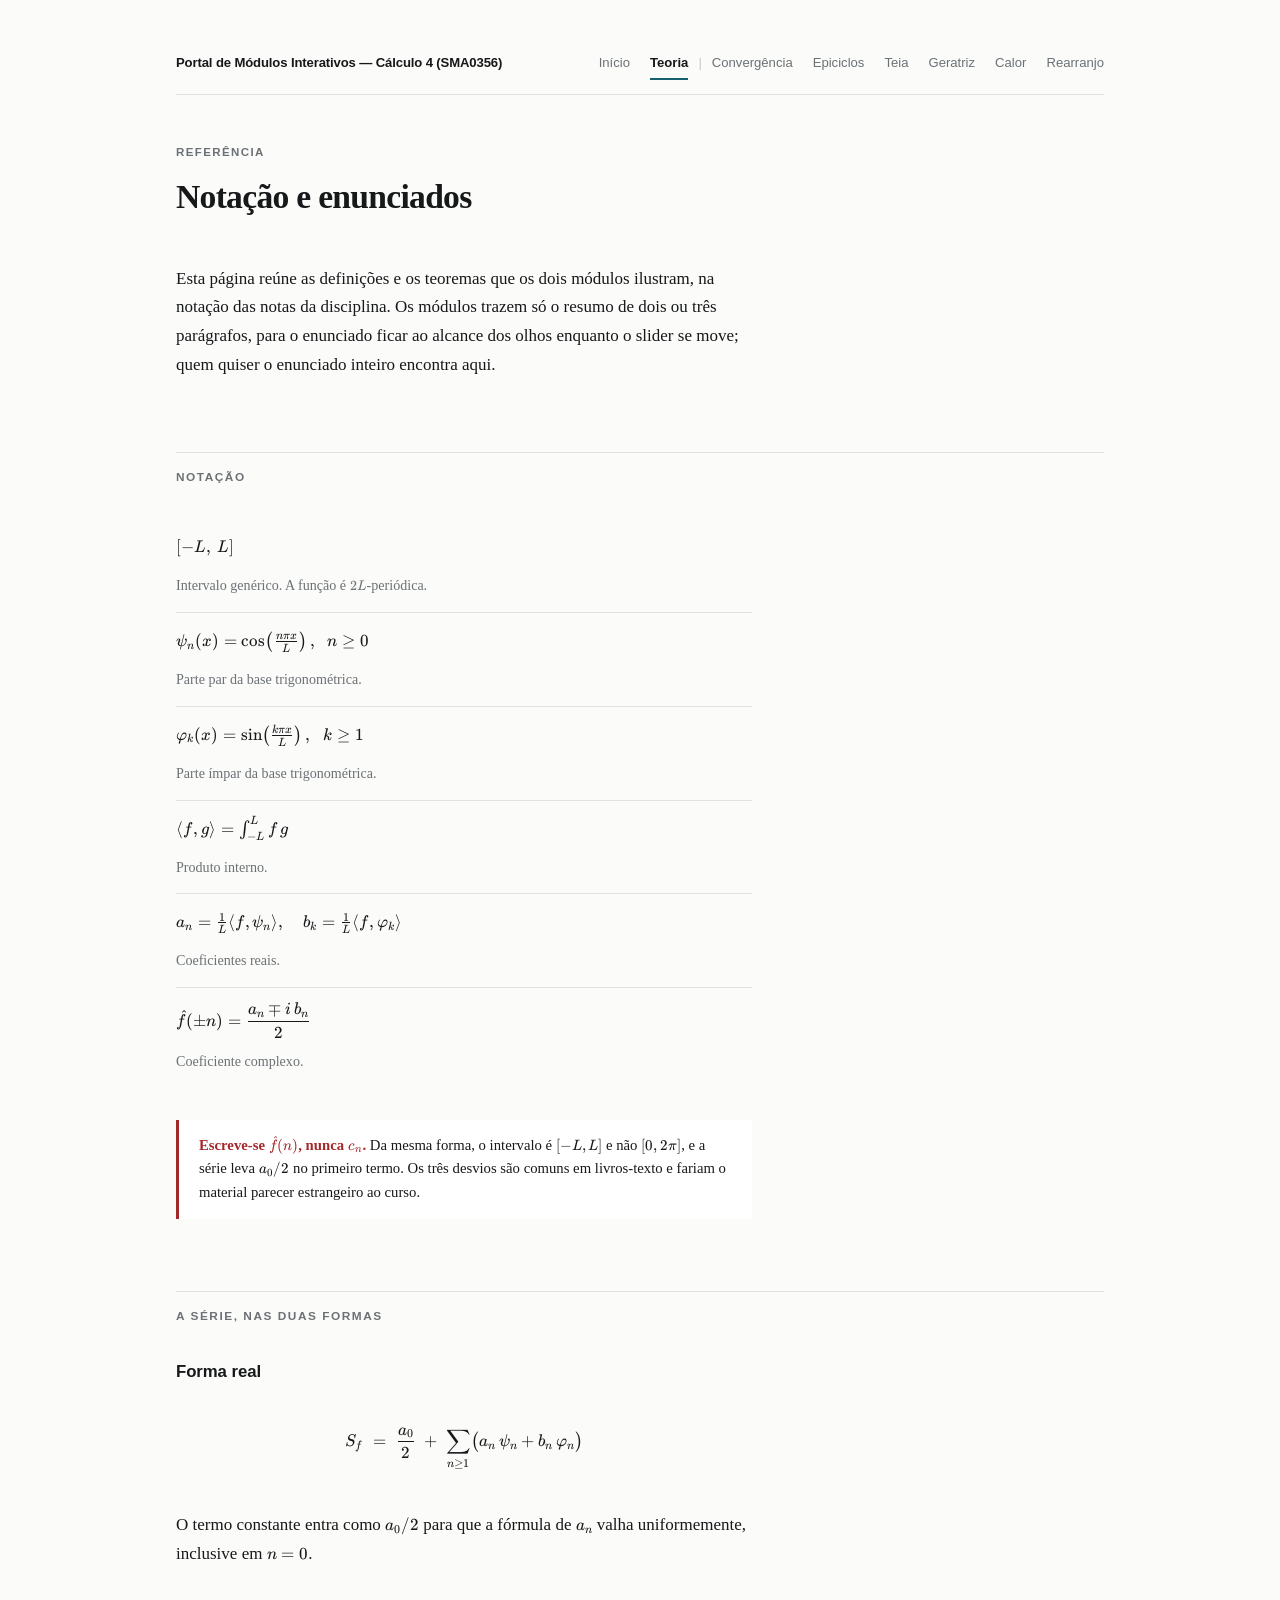
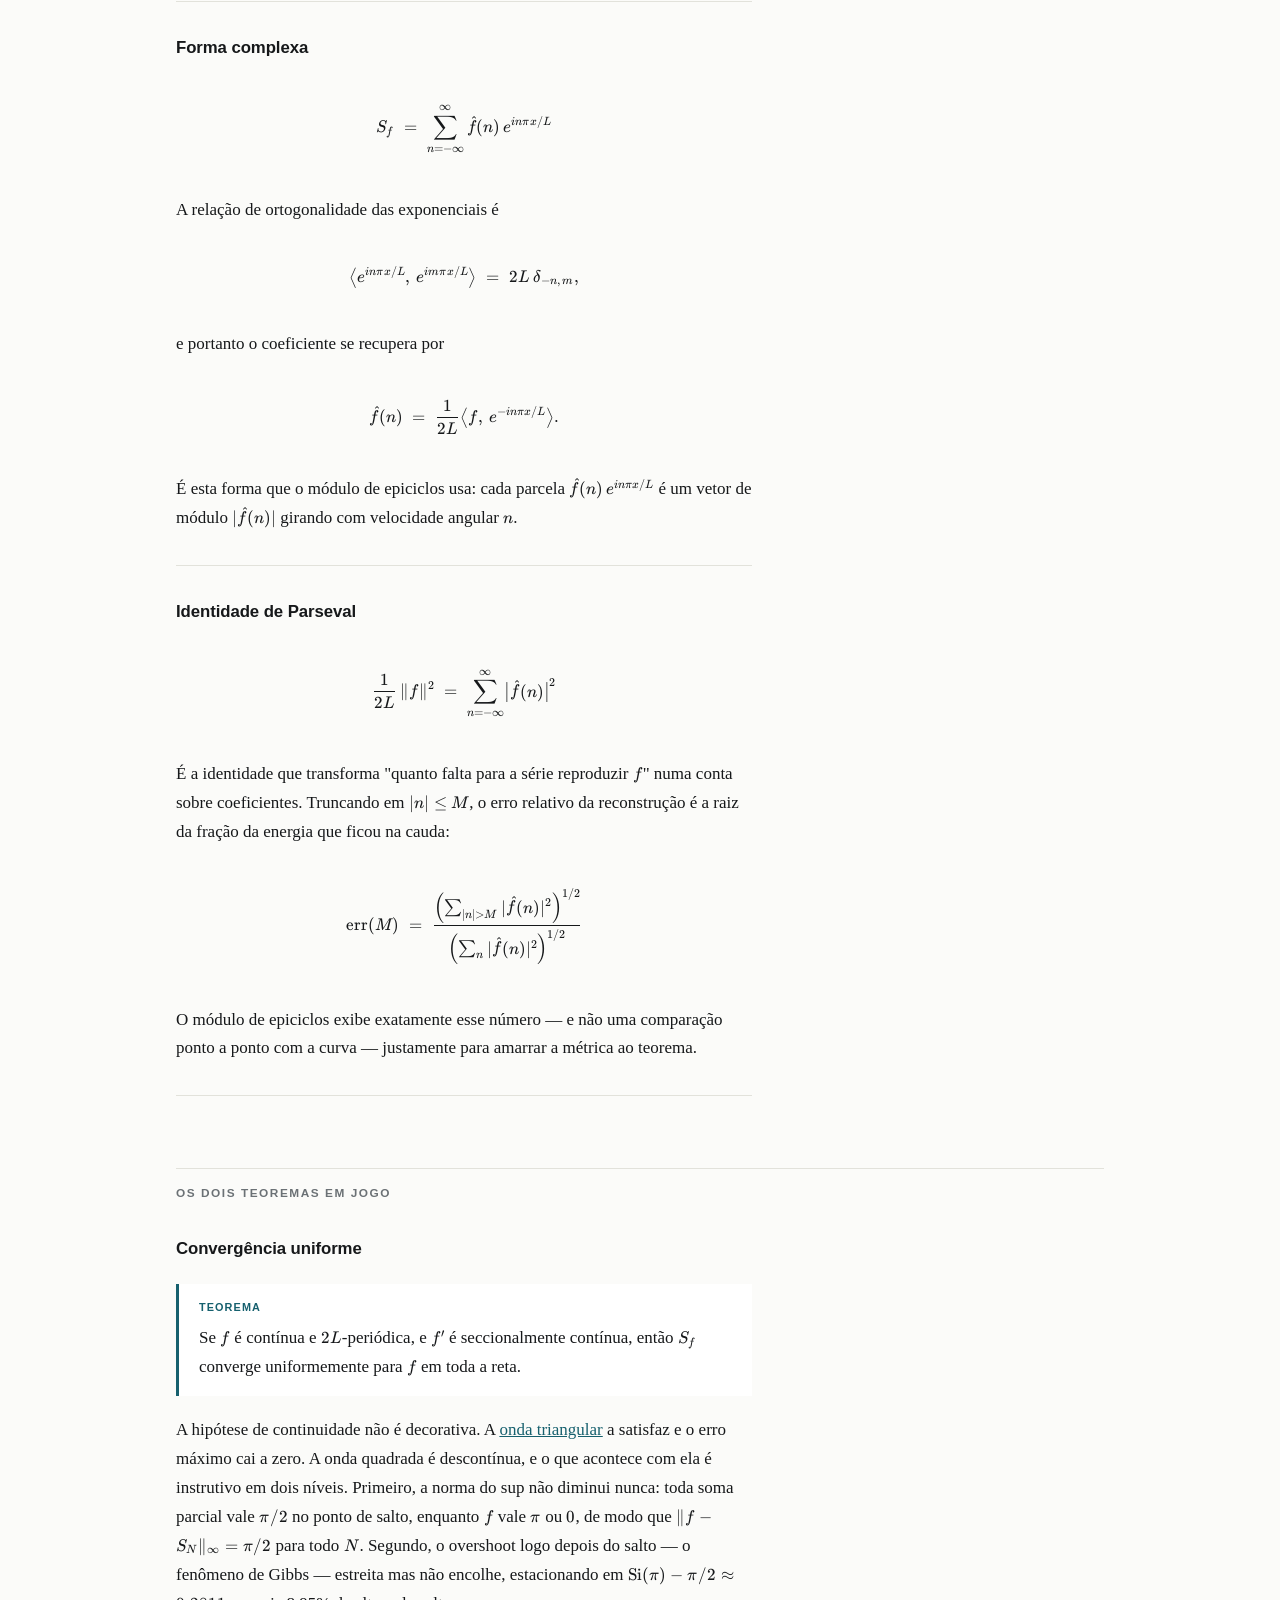
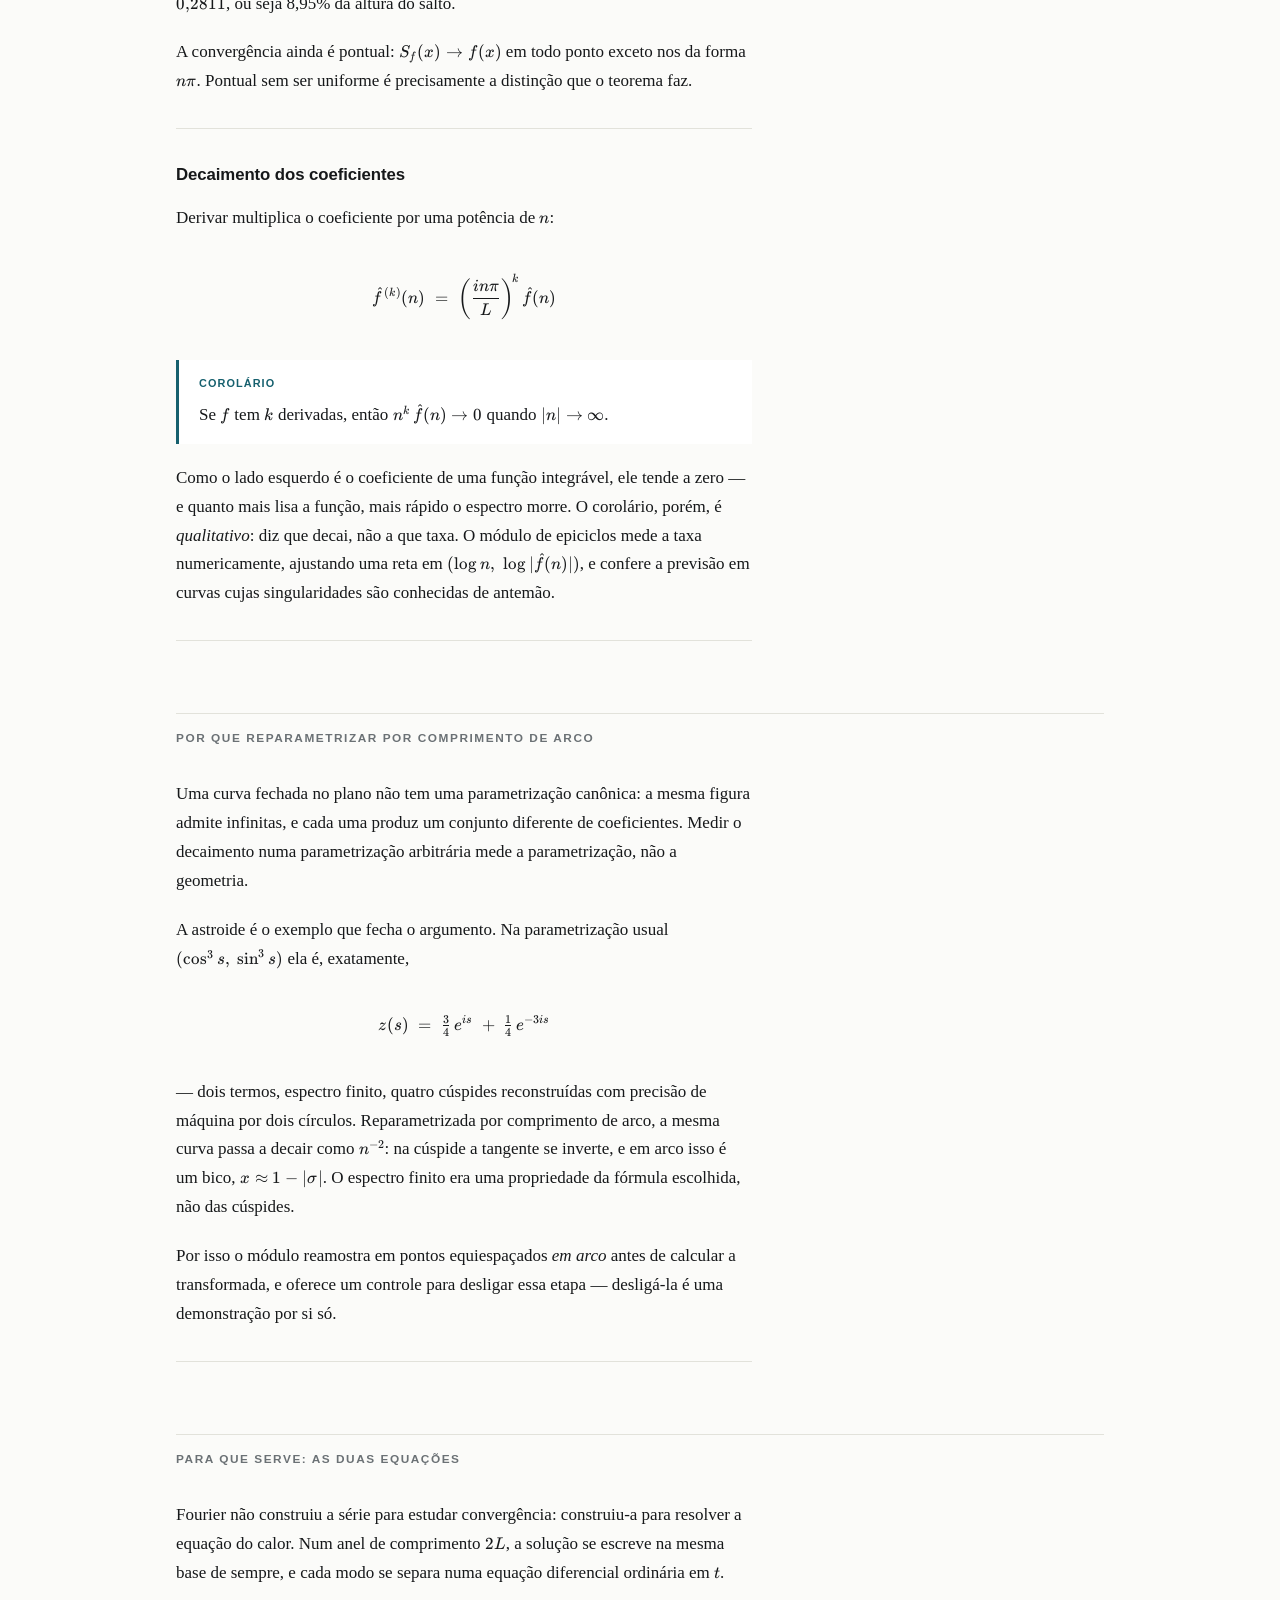
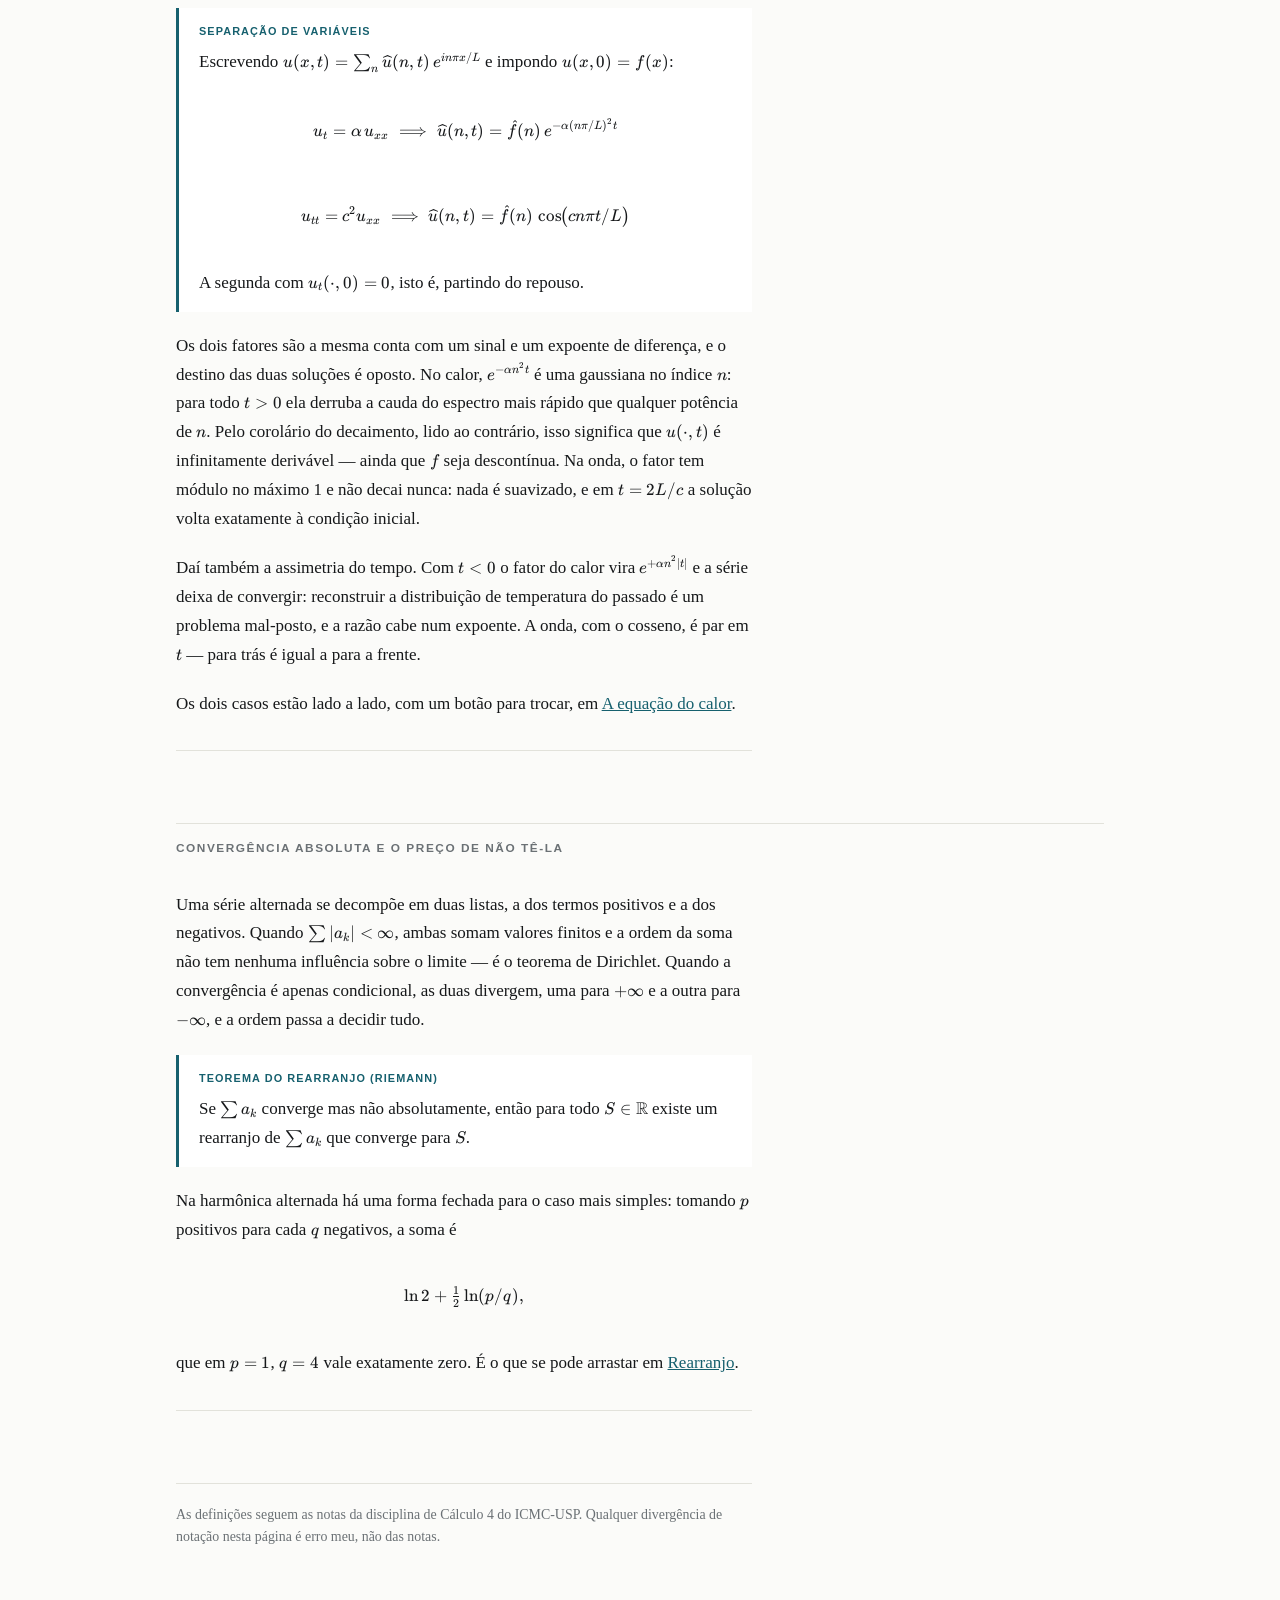
<file: teoria.html>
<!DOCTYPE html>
<html lang="pt-BR">
<head>
<meta charset="utf-8">
<meta name="description" content="Notação e enunciados das séries de Fourier, na convenção das notas da disciplina.">
<meta name="viewport" content="width=device-width, initial-scale=1">
<title>Teoria — notação e enunciados | Cálculo 4 (SMA0356)</title>
<link rel="icon" href="data:image/svg+xml,%3Csvg%20xmlns%3D%22http%3A%2F%2Fwww.w3.org%2F2000%2Fsvg%22%20viewBox%3D%220%200%2032%2032%22%3E%3Ccircle%20cx%3D%2213%22%20cy%3D%2216%22%20r%3D%229%22%20fill%3D%22none%22%20stroke%3D%22%2316606e%22%20stroke-width%3D%222%22%2F%3E%3Ccircle%20cx%3D%2222%22%20cy%3D%2216%22%20r%3D%224.5%22%20fill%3D%22none%22%20stroke%3D%22%239aa0a4%22%20stroke-width%3D%221.6%22%2F%3E%3Ccircle%20cx%3D%2226.5%22%20cy%3D%2216%22%20r%3D%222.6%22%20fill%3D%22%2316606e%22%2F%3E%3C%2Fsvg%3E">
<link rel="stylesheet" href="vendor/katex/katex.min.css">
<link rel="stylesheet" href="css/base.css">
</head>
<body>
<div class="pagina">

  <nav class="navegacao" aria-label="Seções do site">
    <span class="marca-site">Portal de Módulos Interativos — Cálculo 4 (SMA0356)</span>
    <a href="index.html">Início</a>
    <a href="teoria.html" aria-current="page">Teoria</a>
    <span class="nav-separador" aria-hidden="true">|</span>
    <a href="convergencia.html">Convergência</a>
    <a href="epiciclos.html">Epiciclos</a>
    <a href="teia.html">Teia</a>
    <a href="geratriz.html">Geratriz</a>
    <a href="calor.html">Calor</a>
    <a href="rearranjo.html">Rearranjo</a>
  </nav>

  <header class="cabecalho">
    <p class="disciplina">Referência</p>
    <h1>Notação e enunciados</h1>
  </header>

  <div class="introducao">
    <p>
      Esta página reúne as definições e os teoremas que os dois módulos ilustram, na notação das
      notas da disciplina. Os módulos trazem só o resumo de dois ou três parágrafos, para o
      enunciado ficar ao alcance dos olhos enquanto o slider se move; quem quiser o enunciado
      inteiro encontra aqui.
    </p>
  </div>

  <h2>Notação</h2>

  <ul class="lista-notacao">
    <li>
      <span class="simbolo math" data-math="[-L,\,L]"></span>
      <span class="glosa">Intervalo genérico. A função é <span class="math" data-math="2L"></span>-periódica.</span>
    </li>
    <li>
      <span class="simbolo math" data-math="\psi_n(x)=\cos\!\left(\tfrac{n\pi x}{L}\right),\;\; n\ge 0"></span>
      <span class="glosa">Parte par da base trigonométrica.</span>
    </li>
    <li>
      <span class="simbolo math" data-math="\varphi_k(x)=\sin\!\left(\tfrac{k\pi x}{L}\right),\;\; k\ge 1"></span>
      <span class="glosa">Parte ímpar da base trigonométrica.</span>
    </li>
    <li>
      <span class="simbolo math" data-math="\langle f,g\rangle=\int_{-L}^{L} f\,g"></span>
      <span class="glosa">Produto interno.</span>
    </li>
    <li>
      <span class="simbolo math" data-math="a_n=\tfrac1L\langle f,\psi_n\rangle,\quad b_k=\tfrac1L\langle f,\varphi_k\rangle"></span>
      <span class="glosa">Coeficientes reais.</span>
    </li>
    <li>
      <span class="simbolo math" data-math="\widehat{f}(\pm n)=\dfrac{a_n \mp i\,b_n}{2}"></span>
      <span class="glosa">Coeficiente complexo.</span>
    </li>
  </ul>

  <div class="aviso-notacao">
    <strong>Escreve-se <span class="math" data-math="\widehat{f}(n)"></span>, nunca
    <span class="math" data-math="c_n"></span>.</strong>
    Da mesma forma, o intervalo é <span class="math" data-math="[-L,L]"></span> e não
    <span class="math" data-math="[0,2\pi]"></span>, e a série leva
    <span class="math" data-math="a_0/2"></span> no primeiro termo. Os três desvios são comuns em
    livros-texto e fariam o material parecer estrangeiro ao curso.
  </div>

  <h2>A série, nas duas formas</h2>

  <div class="verbete">
    <h3>Forma real</h3>
    <div class="formula" data-math-display="S_f \;=\; \frac{a_0}{2} \;+\; \sum_{n\ge 1}\bigl(a_n\,\psi_n + b_n\,\varphi_n\bigr)"></div>
    <p>
      O termo constante entra como <span class="math" data-math="a_0/2"></span> para que a fórmula
      de <span class="math" data-math="a_n"></span> valha uniformemente, inclusive em
      <span class="math" data-math="n=0"></span>.
    </p>
  </div>

  <div class="verbete">
    <h3>Forma complexa</h3>
    <div class="formula" data-math-display="S_f \;=\; \sum_{n=-\infty}^{\infty}\widehat{f}(n)\,e^{i n\pi x/L}"></div>
    <p>A relação de ortogonalidade das exponenciais é</p>
    <div class="formula" data-math-display="\bigl\langle e^{i n\pi x/L},\, e^{i m\pi x/L}\bigr\rangle \;=\; 2L\,\delta_{-n,\,m},"></div>
    <p>e portanto o coeficiente se recupera por</p>
    <div class="formula" data-math-display="\widehat{f}(n) \;=\; \frac{1}{2L}\bigl\langle f,\, e^{-i n\pi x/L}\bigr\rangle."></div>
    <p>
      É esta forma que o módulo de epiciclos usa: cada parcela
      <span class="math" data-math="\widehat{f}(n)\,e^{in\pi x/L}"></span> é um vetor de módulo
      <span class="math" data-math="|\widehat{f}(n)|"></span> girando com velocidade angular
      <span class="math" data-math="n"></span>.
    </p>
  </div>

  <div class="verbete">
    <h3>Identidade de Parseval</h3>
    <div class="formula" data-math-display="\frac{1}{2L}\,\|f\|^{2} \;=\; \sum_{n=-\infty}^{\infty}\bigl|\widehat{f}(n)\bigr|^{2}"></div>
    <p>
      É a identidade que transforma "quanto falta para a série reproduzir
      <span class="math" data-math="f"></span>" numa conta sobre coeficientes. Truncando em
      <span class="math" data-math="|n|\le M"></span>, o erro relativo da reconstrução é a raiz da
      fração da energia que ficou na cauda:
    </p>
    <div class="formula" data-math-display="\mathrm{err}(M) \;=\; \frac{\Bigl(\sum_{|n|>M}|\widehat{f}(n)|^{2}\Bigr)^{1/2}}{\Bigl(\sum_{n}|\widehat{f}(n)|^{2}\Bigr)^{1/2}}"></div>
    <p>
      O módulo de epiciclos exibe exatamente esse número — e não uma comparação ponto a ponto com
      a curva — justamente para amarrar a métrica ao teorema.
    </p>
  </div>

  <h2>Os dois teoremas em jogo</h2>

  <div class="verbete">
    <h3>Convergência uniforme</h3>
    <div class="enunciado">
      <span class="rotulo-teorema">Teorema</span>
      <p class="sem-margem">
        Se <span class="math" data-math="f"></span> é contínua e
        <span class="math" data-math="2L"></span>-periódica, e <span class="math" data-math="f'"></span>
        é seccionalmente contínua, então <span class="math" data-math="S_f"></span> converge
        uniformemente para <span class="math" data-math="f"></span> em toda a reta.
      </p>
    </div>
    <p>
      A hipótese de continuidade não é decorativa. A <a href="convergencia.html">onda
      triangular</a> a satisfaz e o erro máximo cai a zero. A onda quadrada é descontínua, e o que
      acontece com ela é instrutivo em dois níveis. Primeiro, a norma do sup não diminui nunca:
      toda soma parcial vale <span class="math" data-math="\pi/2"></span> no ponto de salto,
      enquanto <span class="math" data-math="f"></span> vale <span class="math" data-math="\pi"></span>
      ou <span class="math" data-math="0"></span>, de modo que
      <span class="math" data-math="\|f-S_N\|_\infty=\pi/2"></span> para todo
      <span class="math" data-math="N"></span>. Segundo, o overshoot logo depois do salto —
      o fenômeno de Gibbs — estreita mas não encolhe, estacionando em
      <span class="math" data-math="\mathrm{Si}(\pi)-\pi/2\approx 0{,}2811"></span>, ou seja
      8,95% da altura do salto.
    </p>
    <p>
      A convergência ainda é pontual: <span class="math" data-math="S_f(x)\to f(x)"></span> em todo
      ponto exceto nos da forma <span class="math" data-math="n\pi"></span>. Pontual sem ser
      uniforme é precisamente a distinção que o teorema faz.
    </p>
  </div>

  <div class="verbete">
    <h3>Decaimento dos coeficientes</h3>
    <p>Derivar multiplica o coeficiente por uma potência de <span class="math" data-math="n"></span>:</p>
    <div class="formula" data-math-display="\widehat{f}^{\,(k)}(n) \;=\; \left(\frac{i n\pi}{L}\right)^{\!k}\widehat{f}(n)"></div>
    <div class="enunciado">
      <span class="rotulo-teorema">Corolário</span>
      <p class="sem-margem">
        Se <span class="math" data-math="f"></span> tem <span class="math" data-math="k"></span>
        derivadas, então <span class="math" data-math="n^{k}\,\widehat{f}(n)\to 0"></span> quando
        <span class="math" data-math="|n|\to\infty"></span>.
      </p>
    </div>
    <p>
      Como o lado esquerdo é o coeficiente de uma função integrável, ele tende a zero — e
      quanto mais lisa a função, mais rápido o espectro morre. O corolário, porém, é
      <em>qualitativo</em>: diz que decai, não a que taxa. O módulo de epiciclos mede a taxa
      numericamente, ajustando uma reta em
      <span class="math" data-math="(\log n,\;\log|\widehat{f}(n)|)"></span>, e confere a previsão
      em curvas cujas singularidades são conhecidas de antemão.
    </p>
  </div>

  <h2>Por que reparametrizar por comprimento de arco</h2>

  <div class="verbete">
    <p>
      Uma curva fechada no plano não tem uma parametrização canônica: a mesma figura admite
      infinitas, e cada uma produz um conjunto diferente de coeficientes. Medir o decaimento numa
      parametrização arbitrária mede a parametrização, não a geometria.
    </p>
    <p>
      A astroide é o exemplo que fecha o argumento. Na parametrização usual
      <span class="math" data-math="(\cos^3 s,\;\sin^3 s)"></span> ela é, exatamente,
    </p>
    <div class="formula" data-math-display="z(s)\;=\;\tfrac34\,e^{is}\;+\;\tfrac14\,e^{-3is}"></div>
    <p>
      — dois termos, espectro finito, quatro cúspides reconstruídas com precisão de máquina por
      dois círculos. Reparametrizada por comprimento de arco, a mesma curva passa a decair como
      <span class="math" data-math="n^{-2}"></span>: na cúspide a tangente se inverte, e em arco
      isso é um bico, <span class="math" data-math="x\approx 1-|\sigma|"></span>. O espectro finito
      era uma propriedade da fórmula escolhida, não das cúspides.
    </p>
    <p>
      Por isso o módulo reamostra em pontos equiespaçados <em>em arco</em> antes de calcular a
      transformada, e oferece um controle para desligar essa etapa — desligá-la é uma demonstração
      por si só.
    </p>
  </div>

  <h2>Para que serve: as duas equações</h2>

  <div class="verbete">
    <p>
      Fourier não construiu a série para estudar convergência: construiu-a para resolver a
      equação do calor. Num anel de comprimento <span class="math" data-math="2L"></span>, a
      solução se escreve na mesma base de sempre, e cada modo se separa numa equação
      diferencial ordinária em <span class="math" data-math="t"></span>.
    </p>

    <div class="enunciado">
      <p class="rotulo-teorema">Separação de variáveis</p>
      <p class="sem-margem">
        Escrevendo <span class="math" data-math="u(x,t)=\sum_n \widehat{u}(n,t)\,e^{in\pi x/L}"></span>
        e impondo <span class="math" data-math="u(x,0)=f(x)"></span>:
      </p>
      <div class="formula" data-math-display="u_t=\alpha\,u_{xx}\;\Longrightarrow\;\widehat{u}(n,t)=\widehat{f}(n)\,e^{-\alpha(n\pi/L)^{2}t}"></div>
      <div class="formula" data-math-display="u_{tt}=c^{2}u_{xx}\;\Longrightarrow\;\widehat{u}(n,t)=\widehat{f}(n)\,\cos\!\bigl(cn\pi t/L\bigr)"></div>
      <p class="sem-margem">
        A segunda com <span class="math" data-math="u_t(\cdot,0)=0"></span>, isto é, partindo
        do repouso.
      </p>
    </div>

    <p>
      Os dois fatores são a mesma conta com um sinal e um expoente de diferença, e o destino das
      duas soluções é oposto. No calor, <span class="math" data-math="e^{-\alpha n^{2}t}"></span>
      é uma gaussiana no índice <span class="math" data-math="n"></span>: para todo
      <span class="math" data-math="t>0"></span> ela derruba a cauda do espectro mais rápido que
      qualquer potência de <span class="math" data-math="n"></span>. Pelo corolário do
      decaimento, lido ao contrário, isso significa que
      <span class="math" data-math="u(\cdot,t)"></span> é infinitamente derivável — ainda que
      <span class="math" data-math="f"></span> seja descontínua. Na onda, o fator tem módulo no
      máximo 1 e não decai nunca: nada é suavizado, e em
      <span class="math" data-math="t=2L/c"></span> a solução volta exatamente à condição
      inicial.
    </p>

    <p>
      Daí também a assimetria do tempo. Com <span class="math" data-math="t<0"></span> o fator do
      calor vira <span class="math" data-math="e^{+\alpha n^{2}|t|}"></span> e a série deixa de
      convergir: reconstruir a distribuição de temperatura do passado é um problema mal-posto, e
      a razão cabe num expoente. A onda, com o cosseno, é par em
      <span class="math" data-math="t"></span> — para trás é igual a para a frente.
    </p>

    <p>
      Os dois casos estão lado a lado, com um botão para trocar, em
      <a href="calor.html">A equação do calor</a>.
    </p>
  </div>

  <h2>Convergência absoluta e o preço de não tê-la</h2>

  <div class="verbete">
    <p>
      Uma série alternada se decompõe em duas listas, a dos termos positivos e a dos negativos.
      Quando <span class="math" data-math="\sum|a_k|<\infty"></span>, ambas somam valores
      finitos e a ordem da soma não tem nenhuma influência sobre o limite — é o teorema de
      Dirichlet. Quando a convergência é apenas condicional, as duas divergem, uma para
      <span class="math" data-math="+\infty"></span> e a outra para
      <span class="math" data-math="-\infty"></span>, e a ordem passa a decidir tudo.
    </p>

    <div class="enunciado">
      <p class="rotulo-teorema">Teorema do rearranjo (Riemann)</p>
      <p class="sem-margem">
        Se <span class="math" data-math="\sum a_k"></span> converge mas não absolutamente,
        então para todo <span class="math" data-math="S\in\mathbb{R}"></span> existe um
        rearranjo de <span class="math" data-math="\sum a_k"></span> que converge para
        <span class="math" data-math="S"></span>.
      </p>
    </div>

    <p>
      Na harmônica alternada há uma forma fechada para o caso mais simples: tomando
      <span class="math" data-math="p"></span> positivos para cada
      <span class="math" data-math="q"></span> negativos, a soma é
    </p>
    <div class="formula" data-math-display="\ln 2+\tfrac12\ln(p/q),"></div>
    <p>
      que em <span class="math" data-math="p=1"></span>,
      <span class="math" data-math="q=4"></span> vale exatamente zero. É o que se pode arrastar
      em <a href="rearranjo.html">Rearranjo</a>.
    </p>
  </div>

  <footer class="rodape">
    <p>
      As definições seguem as notas da disciplina de Cálculo 4 do ICMC-USP. Qualquer divergência
      de notação nesta página é erro meu, não das notas.
    </p>
  </footer>

</div>

<script src="vendor/katex/katex.min.js"></script>
<script src="js/formulas.js"></script>
<script>
  (function () {
    function iniciar() { Formulas.renderizar(); }
    if (document.readyState === 'loading') {
      document.addEventListener('DOMContentLoaded', iniciar);
    } else { iniciar(); }
  })();
</script>
</body>
</html>
</file>
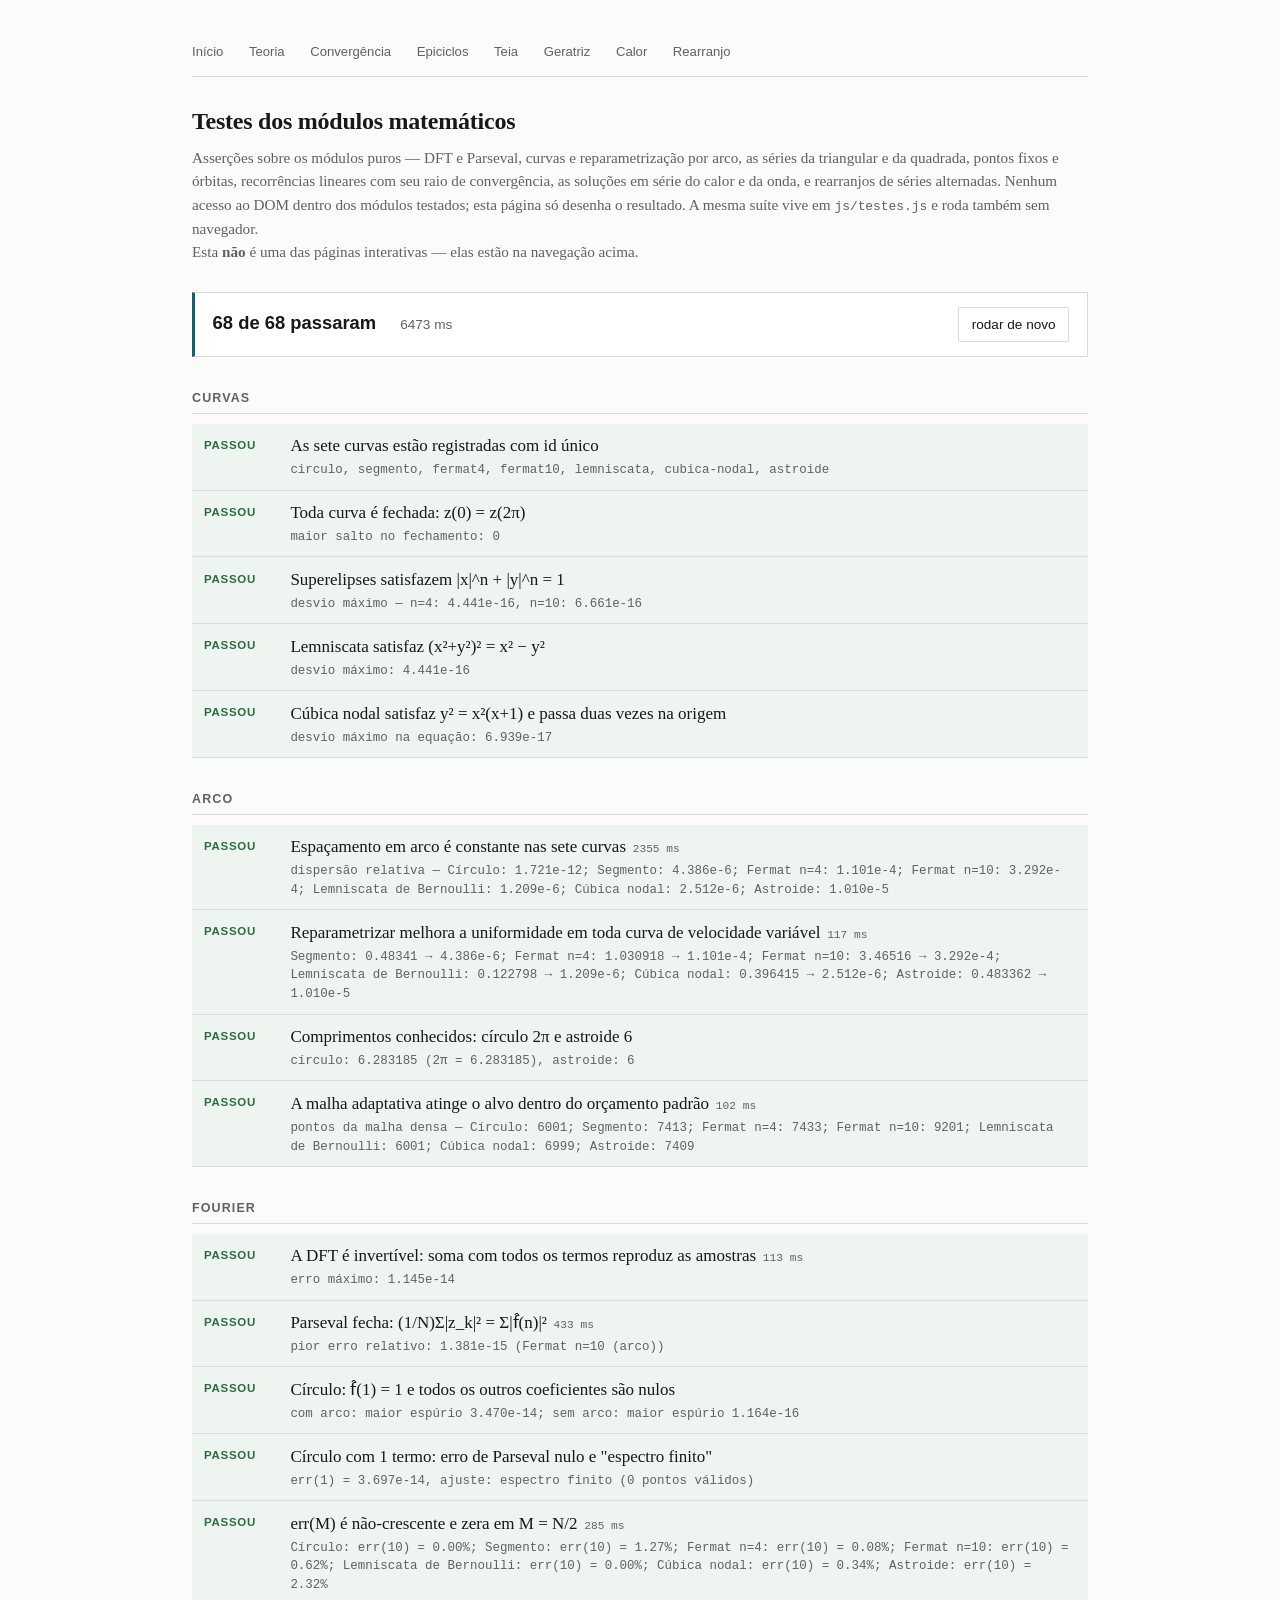
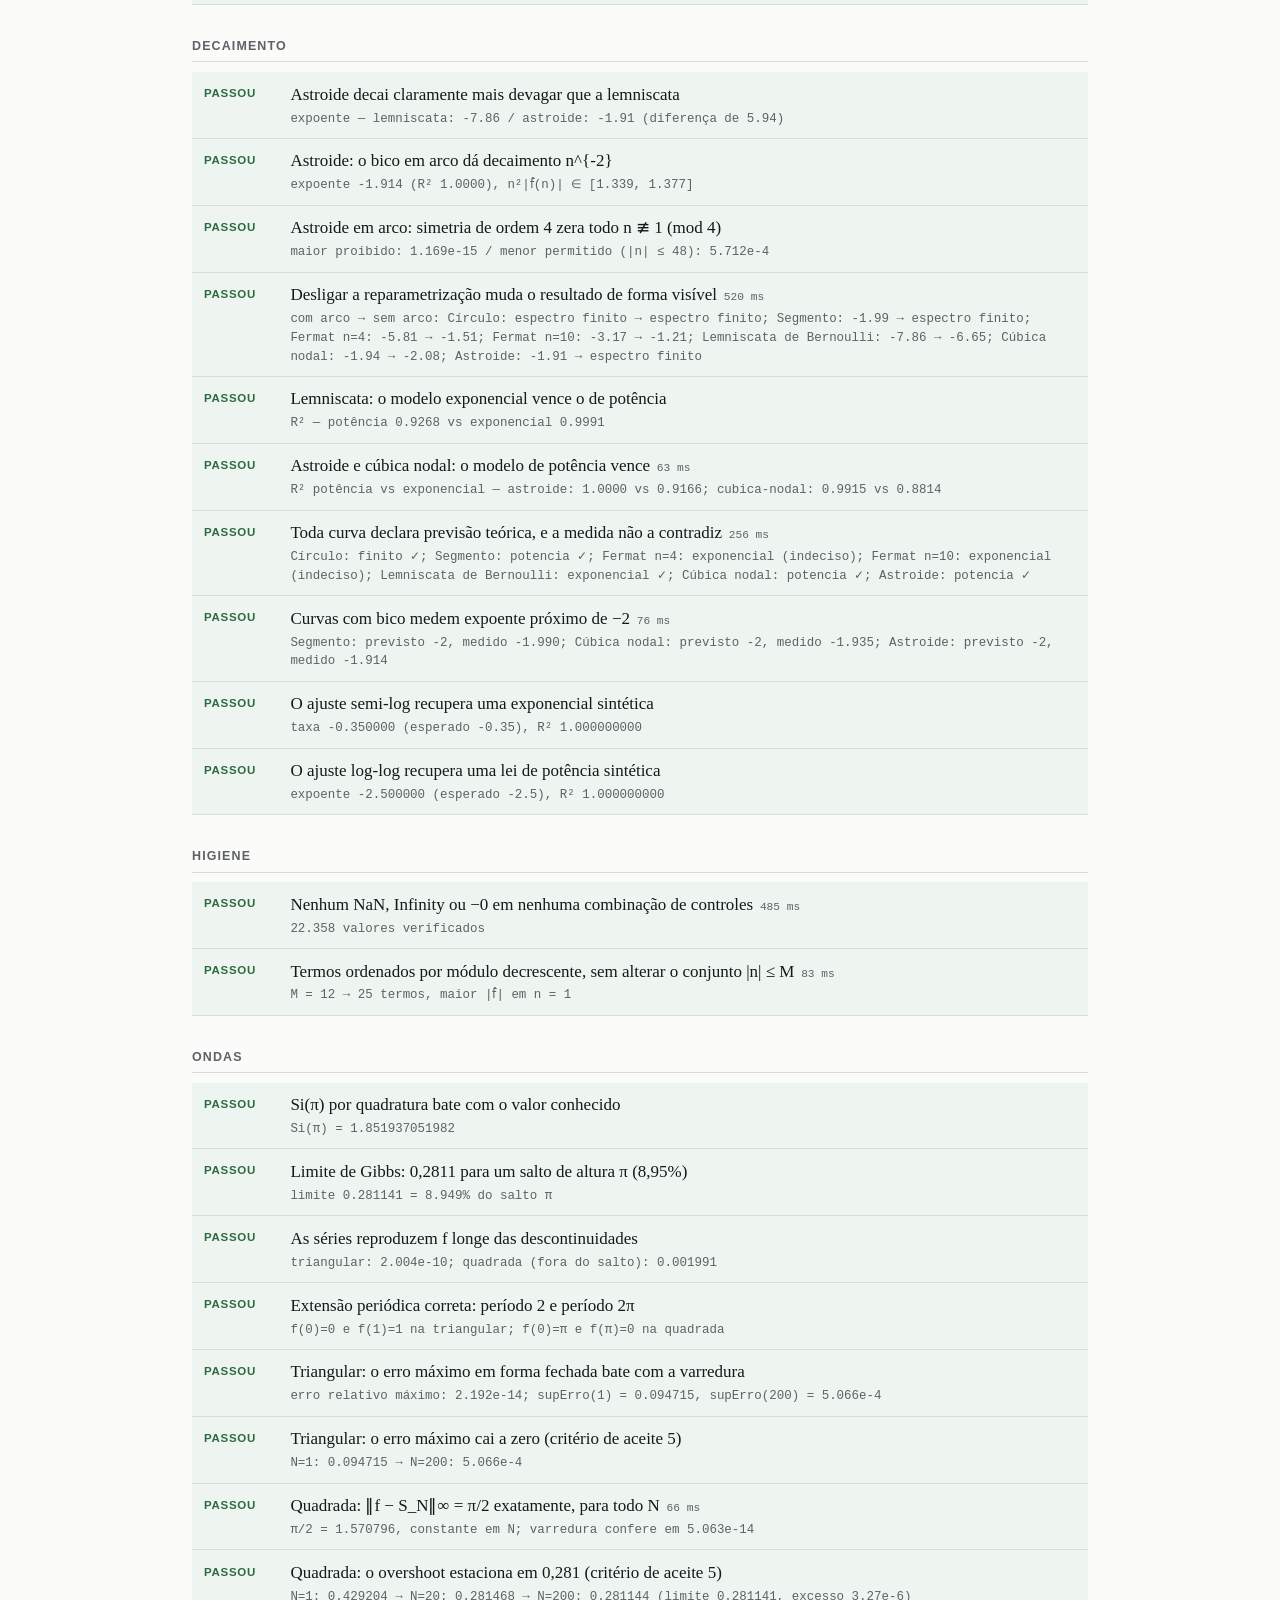
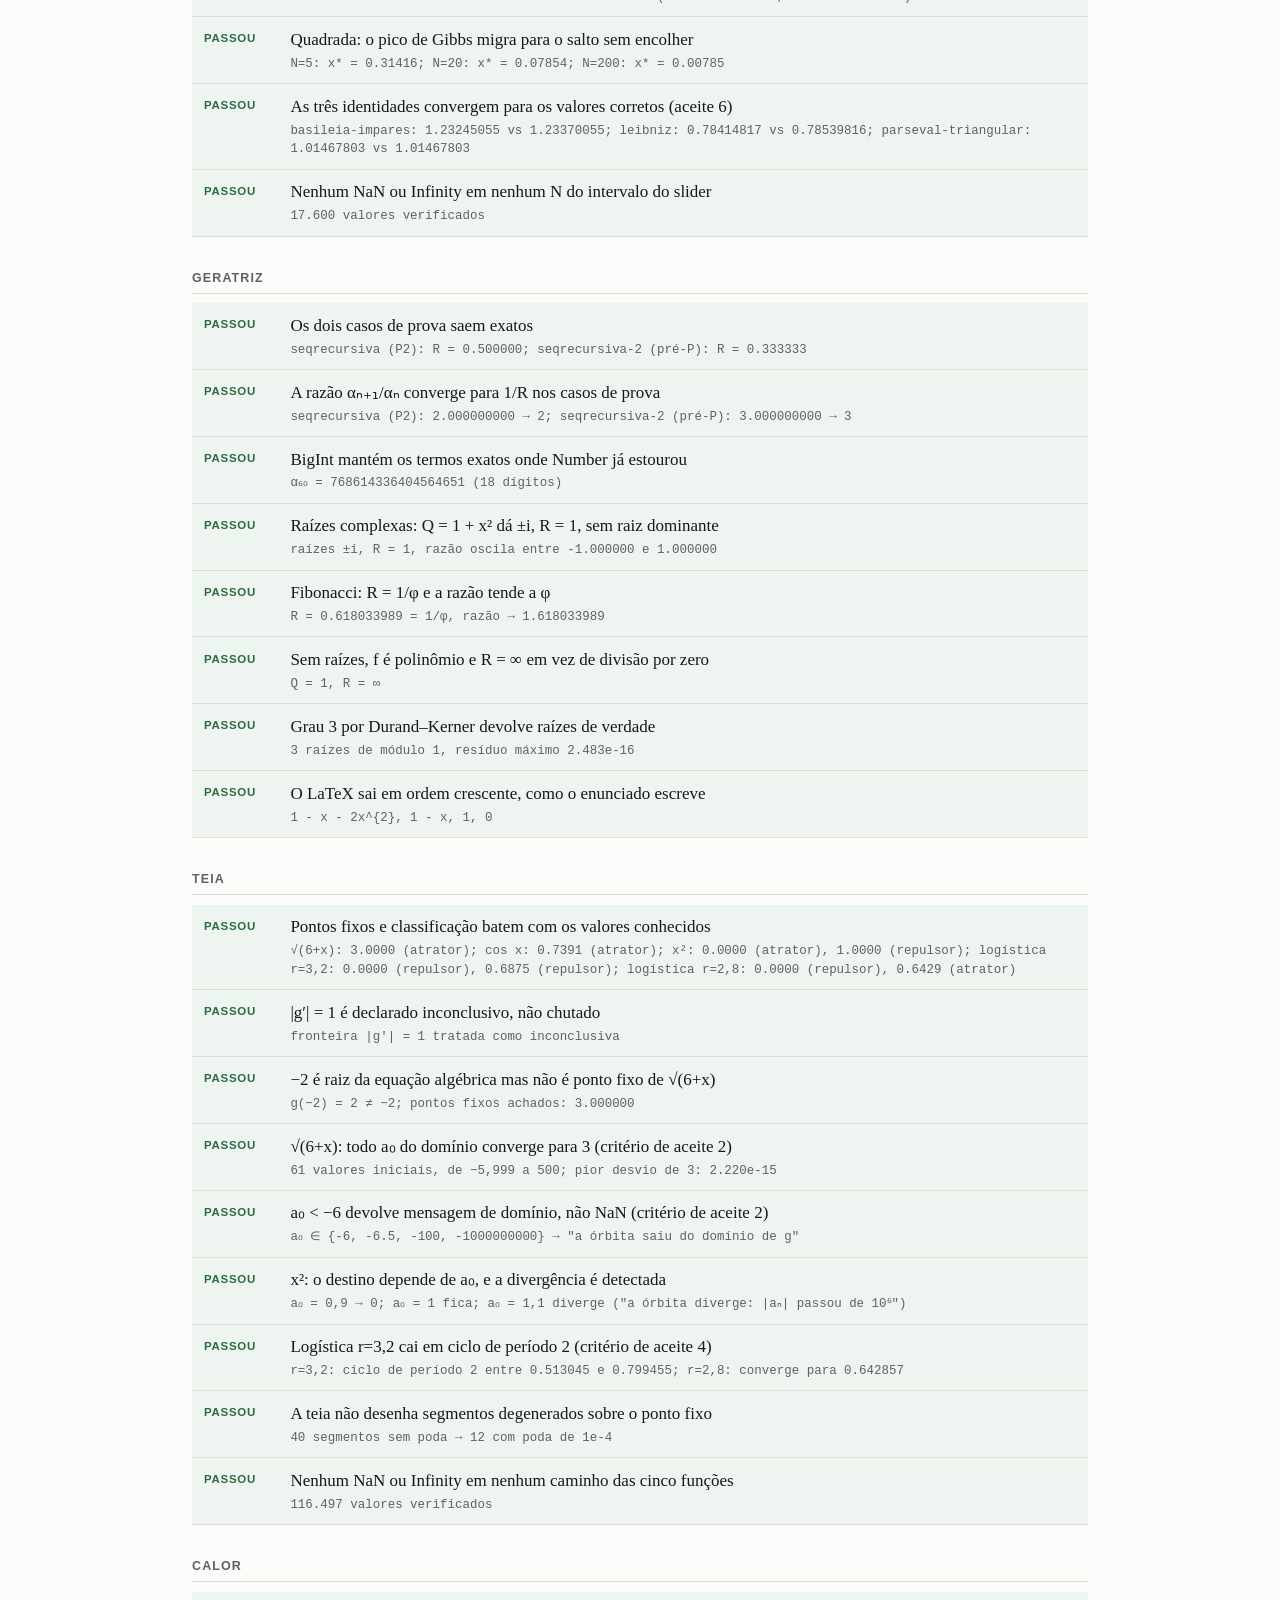
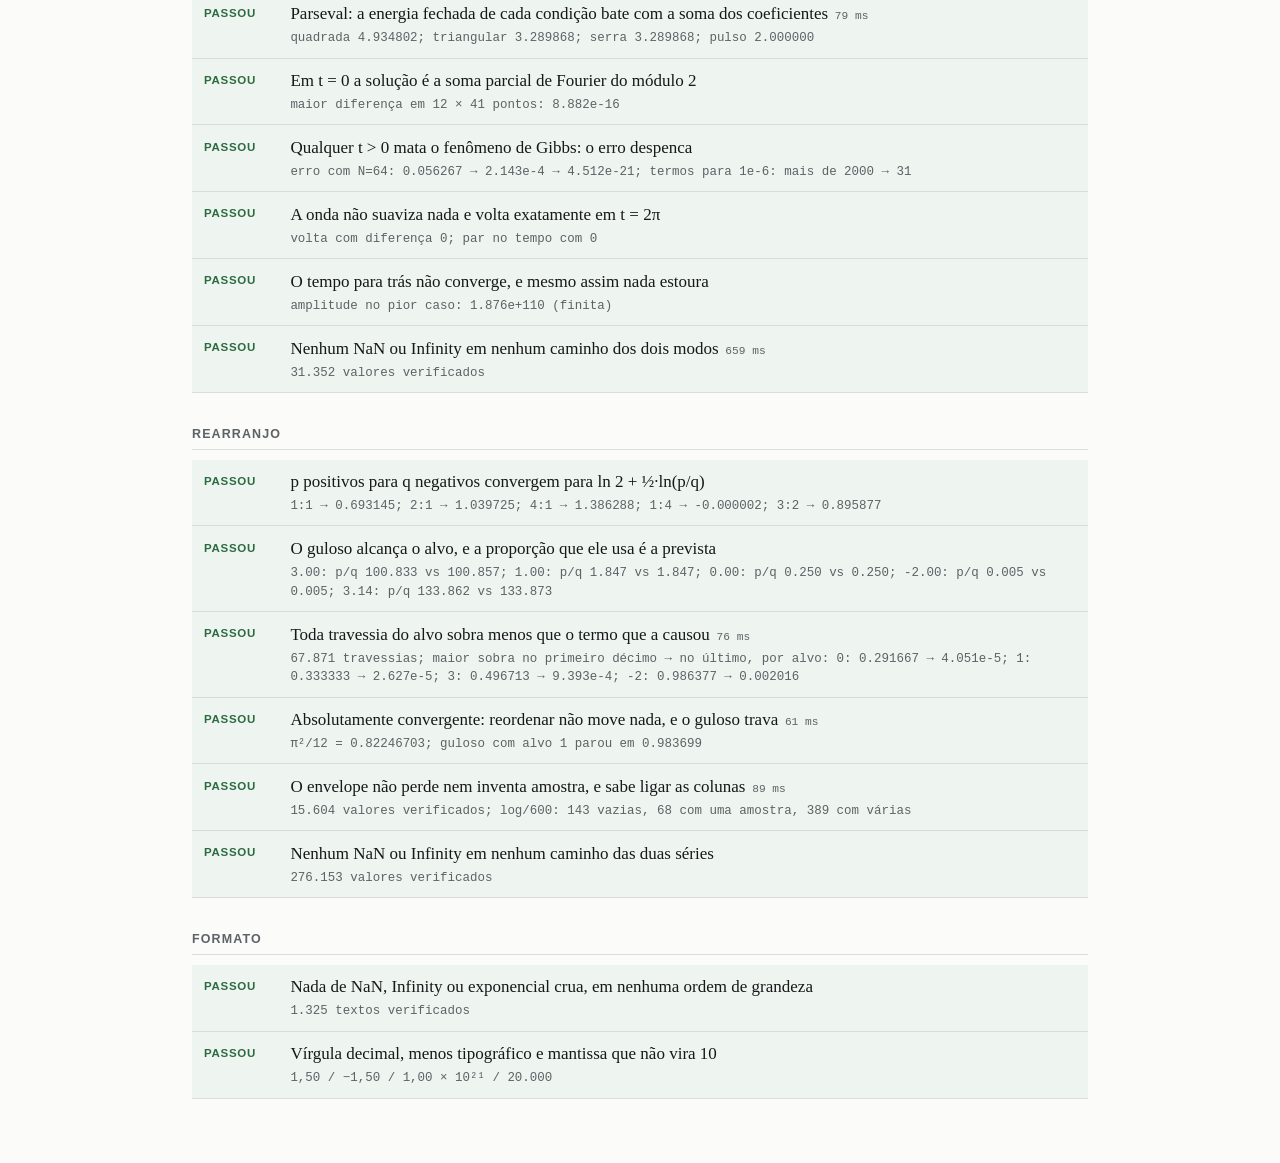
<file: testes.html>
<!DOCTYPE html>
<html lang="pt-BR">
<head>
<meta charset="utf-8">
<meta name="description" content="Suíte de asserções sobre os módulos matemáticos do projeto.">
<meta name="viewport" content="width=device-width, initial-scale=1">
<title>Testes — módulos matemáticos</title>
<link rel="icon" href="data:image/svg+xml,%3Csvg%20xmlns%3D%22http%3A%2F%2Fwww.w3.org%2F2000%2Fsvg%22%20viewBox%3D%220%200%2032%2032%22%3E%3Ccircle%20cx%3D%2213%22%20cy%3D%2216%22%20r%3D%229%22%20fill%3D%22none%22%20stroke%3D%22%2316606e%22%20stroke-width%3D%222%22%2F%3E%3Ccircle%20cx%3D%2222%22%20cy%3D%2216%22%20r%3D%224.5%22%20fill%3D%22none%22%20stroke%3D%22%239aa0a4%22%20stroke-width%3D%221.6%22%2F%3E%3Ccircle%20cx%3D%2226.5%22%20cy%3D%2216%22%20r%3D%222.6%22%20fill%3D%22%2316606e%22%2F%3E%3C%2Fsvg%3E">
<style>
/* Página de verificação. Estilo próprio e enxuto: não é parte do site que o
   professor publica, e não deve depender do css/base.css dos módulos. */
:root {
  --fundo: #fbfbf9;
  --papel: #ffffff;
  --tinta: #16181a;
  --tinta-fraca: #5c6266;
  --linha: #dcdcd6;
  --destaque: #16606e;
  --passou: #2c6b41;
  --falhou: #a3282a;
  --passou-fundo: #eef4ef;
  --falhou-fundo: #fbeeee;
  --serif: Charter, "Bitstream Charter", "Iowan Old Style", Georgia, "Times New Roman", serif;
  --sans: "Segoe UI", Roboto, "Helvetica Neue", Arial, sans-serif;
  --mono: "SFMono-Regular", Consolas, "Liberation Mono", Menlo, monospace;
}
@media (prefers-color-scheme: dark) {
  :root {
    --fundo: #16181a; --papel: #1d2023; --tinta: #e8e8e4; --tinta-fraca: #9aa0a4;
    --linha: #33383c; --destaque: #6fc3d2; --passou: #7fc094; --falhou: #e8908f;
    --passou-fundo: #1e2723; --falhou-fundo: #2b1f20;
  }
}
* { box-sizing: border-box; }
body {
  margin: 0; padding: 2.5rem 1.25rem 4rem;
  background: var(--fundo); color: var(--tinta);
  font-family: var(--serif); font-size: 17px; line-height: 1.55;
  font-variant-numeric: tabular-nums;
}
main { max-width: 56rem; margin: 0 auto; }
.voltar {
  display: flex; flex-wrap: wrap; gap: .1rem 1.6rem;
  font-family: var(--sans); font-size: .82rem;
  padding-bottom: .7rem; margin-bottom: 1.6rem;
  border-bottom: 1px solid var(--linha);
}
.voltar a { color: var(--tinta-fraca); text-decoration: none; padding: .15rem 0; }
.voltar a:hover { color: var(--tinta); }
.voltar a:focus-visible { outline: 2px solid var(--destaque); outline-offset: 3px; }
h1 { font-size: 1.5rem; font-weight: 600; margin: 0 0 .35rem; letter-spacing: -.01em; }
.subtitulo { margin: 0 0 1.75rem; color: var(--tinta-fraca); font-size: .95rem; }
.subtitulo code { font-family: var(--mono); font-size: .85em; }

.resumo {
  display: flex; flex-wrap: wrap; align-items: baseline; gap: .5rem 1.5rem;
  border: 1px solid var(--linha); border-left: 3px solid var(--destaque);
  background: var(--papel); padding: .9rem 1.1rem; margin-bottom: 2rem;
}
.resumo .placar { font-family: var(--sans); font-size: 1.15rem; font-weight: 600; }
.resumo .placar.ruim { color: var(--falhou); }
.resumo .meta { font-family: var(--sans); font-size: .85rem; color: var(--tinta-fraca); }
button {
  font: inherit; font-family: var(--sans); font-size: .85rem;
  padding: .35rem .8rem; margin-left: auto;
  background: var(--papel); color: var(--tinta);
  border: 1px solid var(--linha); border-radius: 2px; cursor: pointer;
}
button:hover { border-color: var(--destaque); }
button:focus-visible { outline: 2px solid var(--destaque); outline-offset: 2px; }

h2 {
  font-family: var(--sans); font-size: .78rem; font-weight: 600;
  text-transform: uppercase; letter-spacing: .09em; color: var(--tinta-fraca);
  margin: 2rem 0 .6rem; padding-bottom: .3rem; border-bottom: 1px solid var(--linha);
}
ol { list-style: none; margin: 0; padding: 0; }
li {
  display: grid; grid-template-columns: 4.5rem 1fr; gap: .1rem .9rem;
  padding: .6rem .75rem; border-bottom: 1px solid var(--linha);
}
li.ok    { background: var(--passou-fundo); }
li.falha { background: var(--falhou-fundo); }
.marca {
  font-family: var(--sans); font-size: .72rem; font-weight: 700;
  text-transform: uppercase; letter-spacing: .06em; padding-top: .22rem;
}
li.ok .marca    { color: var(--passou); }
li.falha .marca { color: var(--falhou); }
.nome { font-weight: 500; }
.detalhe {
  grid-column: 2; font-family: var(--mono); font-size: .78rem; line-height: 1.5;
  color: var(--tinta-fraca); word-break: break-word;
}
li.falha .detalhe { color: var(--falhou); }
.tempo { font-family: var(--mono); font-size: .7rem; color: var(--tinta-fraca); }
@media (max-width: 480px) {
  li { grid-template-columns: 1fr; }
  .detalhe { grid-column: 1; }
}
</style>
</head>
<body>
<main>
  <nav class="voltar" aria-label="Seções do site">
    <a href="index.html">Início</a>
    <a href="teoria.html">Teoria</a>
    <a href="convergencia.html">Convergência</a>
    <a href="epiciclos.html">Epiciclos</a>
    <a href="teia.html">Teia</a>
    <a href="geratriz.html">Geratriz</a>
    <a href="calor.html">Calor</a>
    <a href="rearranjo.html">Rearranjo</a>
  </nav>
  <h1>Testes dos módulos matemáticos</h1>
  <p class="subtitulo">
    Asserções sobre os módulos puros — DFT e Parseval, curvas e reparametrização
    por arco, as séries da triangular e da quadrada, pontos fixos e órbitas,
    recorrências lineares com seu raio de convergência, as soluções em série do
    calor e da onda, e rearranjos de séries alternadas. Nenhum acesso ao DOM
    dentro dos módulos testados; esta página só desenha o resultado. A mesma
    suíte vive em <code>js/testes.js</code> e roda também sem navegador.
    <br>Esta <strong>não</strong> é uma das páginas interativas — elas estão na
    navegação acima.
  </p>

  <div class="resumo">
    <span class="placar" id="placar">executando…</span>
    <span class="meta" id="meta"></span>
    <button type="button" id="repetir">rodar de novo</button>
  </div>

  <div id="saida" aria-live="polite"></div>
</main>

<script src="js/fourier.js"></script>
<script src="js/curvas.js"></script>
<script src="js/ondas.js"></script>
<script src="js/polinomios.js"></script>
<script src="js/iteracao.js"></script>
<script src="js/difusao.js"></script>
<script src="js/reordenacao.js"></script>
<script src="js/formato.js"></script>
<script src="js/testes.js"></script>
<script>
(function () {
  'use strict';
  var saida = document.getElementById('saida');
  var placar = document.getElementById('placar');
  var meta = document.getElementById('meta');

  function rodar() {
    saida.textContent = '';
    placar.textContent = 'executando…';
    placar.className = 'placar';
    meta.textContent = '';

    // deixa o navegador pintar o "executando…" antes de travar no cálculo
    requestAnimationFrame(function () {
      var t0 = performance.now();
      var res = Testes.executar();
      var ms = performance.now() - t0;
      var passaram = res.filter(function (r) { return r.ok; }).length;

      placar.textContent = passaram + ' de ' + res.length + ' passaram';
      placar.className = 'placar' + (passaram === res.length ? '' : ' ruim');
      meta.textContent = ms.toFixed(0) + ' ms';
      document.title = (passaram === res.length ? '' : '[FALHOU] ') +
                       'Testes dos módulos matemáticos';

      var grupoAtual = null, lista = null;
      res.forEach(function (r) {
        if (r.grupo !== grupoAtual) {
          grupoAtual = r.grupo;
          var h = document.createElement('h2');
          h.textContent = grupoAtual;
          saida.appendChild(h);
          lista = document.createElement('ol');
          saida.appendChild(lista);
        }
        var li = document.createElement('li');
        li.className = r.ok ? 'ok' : 'falha';

        var marca = document.createElement('span');
        marca.className = 'marca';
        marca.textContent = r.ok ? 'passou' : 'falhou';
        li.appendChild(marca);

        var nome = document.createElement('span');
        nome.className = 'nome';
        nome.textContent = r.nome;
        if (r.ms > 60) {
          var t = document.createElement('span');
          t.className = 'tempo';
          t.textContent = '  ' + r.ms.toFixed(0) + ' ms';
          nome.appendChild(t);
        }
        li.appendChild(nome);

        if (r.detalhe) {
          var d = document.createElement('span');
          d.className = 'detalhe';
          d.textContent = r.detalhe;
          li.appendChild(d);
        }
        lista.appendChild(li);
      });
    });
  }

  document.getElementById('repetir').addEventListener('click', rodar);
  rodar();
})();
</script>
</body>
</html>
</file>
<file: css/base.css>
/* base.css — tokens, tipografia e layout compartilhados.
 *
 * Direção: o site vai ficar ao lado de gifs de gnuplot numa página do ICMC.
 * Fundo claro sóbrio, um único tom de destaque frio, cinza para tudo que é
 * estrutura ou referência. Nada de gradiente, sombra, cartão flutuante ou
 * animação de entrada. O elemento memorável é o canvas; o resto fica quieto.
 *
 * LAYOUT — a página inteira é centralizada na janela, e tudo dentro dela
 * compartilha uma única margem à esquerda. A prosa fica numa coluna curta
 * (~70 caracteres, a medida confortável de leitura); os canvas e os painéis se
 * espalham por toda a largura. É o arranjo dos artigos técnicos: texto estreito,
 * figura larga, um só eixo vertical amarrando os dois.
 *
 * O texto é alinhado à esquerda, não justificado nem centralizado. Justificar
 * numa coluna estreita abre rios de espaço em branco; centralizar prosa de
 * vários parágrafos destrói a margem esquerda de onde o olho recomeça cada
 * linha. Fórmulas em bloco e legendas de canvas, sim, ficam centralizadas —
 * são elementos isolados, não texto corrido.
 */

:root {
  /* superfícies e tinta */
  --fundo:        #fbfbf9;
  --papel:        #ffffff;
  --tinta:        #16181a;
  --tinta-media:  #454c50;
  --tinta-fraca:  #6b7175;
  --linha:        #e2e2db;
  --linha-forte:  #c8c8c0;

  /* único tom de destaque, frio: traço da reconstrução e foco */
  --destaque:       #16606e;
  --destaque-claro: #eaf3f5;

  /* cinzas do desenho */
  --grafico-eixo:      #b4b4ac;
  --grafico-grade:     #ebebe4;
  --grafico-referencia:#8d9396;
  --grafico-limite:    #a3282a;

  /* Vermelho da crença falsa. Token próprio, e não o --grafico-limite: aquele
     marca o limite teórico nos gráficos, que é um valor CERTO, e os avisos.
     Este marca uma frase que é falsa. Misturar os dois faria a linha de
     0,2811 no módulo 2 e a crença do módulo 3 dizerem a mesma coisa.
     Claret, mais escuro e menos saturado que o de aviso: 8,1:1 sobre o papel,
     bem acima do mínimo, e sem o tom de alarme. */
  --crenca:            #8c2f39;
  /* Claret a ~4% sobre o fundo. Só o suficiente para o bloco se destacar da
     prosa de relance; não é fundo de aviso, e o texto continua no contraste
     de --tinta-media. */
  --crenca-fundo:      #faf4f4;

  --serif: Charter, "Bitstream Charter", "Iowan Old Style", Georgia, "Times New Roman", serif;
  --sans: "Segoe UI", Roboto, "Helvetica Neue", Arial, sans-serif;
  --mono: "SFMono-Regular", Consolas, "Liberation Mono", Menlo, monospace;

  --medida:  36rem;   /* coluna de prosa */
  --largura: 58rem;   /* largura total da página */

  /* escala de espaçamento — todo respiro vertical sai daqui */
  --e1: .25rem;
  --e2: .5rem;
  --e3: .875rem;
  --e4: 1.25rem;
  --e5: 2rem;
  --e6: 3rem;
  --e7: 4.5rem;
}

@media (prefers-color-scheme: dark) {
  :root {
    --fundo:        #16181a;
    --papel:        #1d2023;
    --tinta:        #e8e8e4;
    --tinta-media:  #b6bbbe;
    --tinta-fraca:  #9aa0a4;
    --linha:        #2f3438;
    --linha-forte:  #464c50;
    --destaque:       #6fc3d2;
    --destaque-claro: #1b2d31;
    --grafico-eixo:      #565c60;
    --grafico-grade:     #26292c;
    --grafico-referencia:#7e858a;
    --grafico-limite:    #e8908f;
    --crenca:            #d99098;
    --crenca-fundo:      #221d1f;
  }
}

* { box-sizing: border-box; }

/* O atributo `hidden` vale menos que qualquer `display` declarado em classe —
   e .controles e flex. Sem isto, os controles que so valem num modo
   continuariam visiveis no outro. */
[hidden] { display: none !important; }

html { -webkit-text-size-adjust: 100%; }

body {
  margin: 0;
  padding: var(--e6) var(--e4) var(--e7);
  background: var(--fundo);
  color: var(--tinta);
  font-family: var(--serif);
  font-size: 17px;
  line-height: 1.7;
  text-rendering: optimizeLegibility;
}

.pagina { max-width: var(--largura); margin: 0 auto; }

/* A coluna de prosa. Tudo que é texto corrido herda esta largura e a margem
   esquerda da página; nada disso é centralizado. */
.introducao,
.nota,
.verbete,
.lista-notacao,
.aviso-notacao,
.rodape,
.coluna { max-width: var(--medida); }

/* ---- navegação ---------------------------------------------------------- */

.navegacao {
  display: flex;
  flex-wrap: wrap;
  align-items: baseline;
  gap: var(--e1) var(--e4);
  font-family: var(--sans);
  font-size: .82rem;
  padding-bottom: var(--e3);
  margin-bottom: var(--e6);
  border-bottom: 1px solid var(--linha);
}
.navegacao a {
  color: var(--tinta-fraca);
  text-decoration: none;
  padding: var(--e1) 0;
  border-bottom: 2px solid transparent;
  transition: color .12s ease;
}
.navegacao a:hover { color: var(--tinta); }
.navegacao a[aria-current="page"] {
  color: var(--tinta);
  font-weight: 600;
  border-bottom-color: var(--destaque);
}
.navegacao a:focus-visible { outline: 2px solid var(--destaque); outline-offset: 3px; }
.navegacao .marca-site {
  font-weight: 600;
  color: var(--tinta);
  margin-right: auto;
  letter-spacing: -.01em;
}
.navegacao .pendente { color: var(--tinta-fraca); opacity: .5; padding: var(--e1) 0; }
/* Separa as duas páginas gerais dos seis módulos. O gap da nav vale dos dois
   lados da barrinha, o que a deixaria boiando; a margem negativa recolhe parte
   dele para que ela fique mais perto do vão do que dos rótulos vizinhos.
   Decorativa: aria-hidden no HTML, para não ser lida como conteúdo. */
.navegacao .nav-separador {
  color: var(--linha-forte);
  user-select: none;
  margin: 0 calc(var(--e4) / -2);
}

/* ---- cabeçalho ---------------------------------------------------------- */

.cabecalho { margin-bottom: var(--e6); }

/* Na capa, o texto de abertura acompanha o título: um pouco maior que a prosa
   comum no primeiro parágrafo, para dar hierarquia sem centralizar nada. */
.capa .introducao { margin-top: var(--e4); }
.capa .introducao p:first-child { font-size: 1.06rem; color: var(--tinta-media); }

.disciplina {
  font-family: var(--sans);
  font-size: .72rem;
  font-weight: 600;
  letter-spacing: .12em;
  text-transform: uppercase;
  color: var(--tinta-fraca);
  margin: 0 0 var(--e3);
}

h1 {
  font-size: 2.1rem;
  font-weight: 600;
  line-height: 1.18;
  letter-spacing: -.021em;
  text-wrap: balance;
  margin: 0;
  max-width: 26rem;
}

/* ---- texto corrido ------------------------------------------------------ */

.introducao p { margin: 0 0 var(--e4); }
.introducao p:last-child { margin-bottom: 0; }

.destaque-texto { color: var(--tinta); font-weight: 600; }

/* Rótulo de seção: uma régua fina atravessando a página, e o nome miúdo logo
   abaixo dela, à esquerda. Separa sem pesar. */
h2 {
  font-family: var(--sans);
  font-size: .74rem;
  font-weight: 600;
  letter-spacing: .13em;
  text-transform: uppercase;
  color: var(--tinta-fraca);
  margin: var(--e7) 0 var(--e5);
  padding-top: var(--e3);
  border-top: 1px solid var(--linha);
}

h3 {
  font-family: var(--sans);
  font-size: 1rem;
  font-weight: 600;
  letter-spacing: -.005em;
  margin: 0;
}

.nota {
  font-size: .89rem;
  line-height: 1.65;
  color: var(--tinta-fraca);
  margin: var(--e4) 0 0;
}

code {
  font-family: var(--mono);
  font-size: .86em;
  color: var(--tinta-media);
}

a { color: var(--destaque); }

/* ---- controles ---------------------------------------------------------- */

.controles {
  display: flex;
  flex-wrap: wrap;
  align-items: center;
  gap: var(--e3) var(--e5);
  background: var(--papel);
  border: 1px solid var(--linha);
  border-left: 3px solid var(--destaque);
  padding: var(--e4) var(--e4);
}
.controles + .controles { margin-top: var(--e2); }

.controle { display: flex; align-items: center; gap: var(--e3); flex: 1 1 22rem; }

.controle label {
  font-family: var(--sans);
  font-size: .85rem;
  font-weight: 600;
  white-space: nowrap;
}

input[type="range"] {
  flex: 1;
  min-width: 7rem;
  accent-color: var(--destaque);
  height: 1.5rem;
}
input[type="range"]:focus-visible { outline: 2px solid var(--destaque); outline-offset: 3px; }

button {
  font-family: var(--sans);
  font-size: .85rem;
  padding: var(--e2) var(--e3);
  color: var(--tinta);
  background: var(--papel);
  border: 1px solid var(--linha-forte);
  border-radius: 2px;
  cursor: pointer;
  transition: border-color .12s ease, color .12s ease;
}
button:hover { border-color: var(--destaque); }
button:focus-visible { outline: 2px solid var(--destaque); outline-offset: 2px; }

.valor-controle {
  font-family: var(--sans);
  font-variant-numeric: tabular-nums;
  font-weight: 600;
  font-size: .95rem;
  min-width: 3.5ch;
  text-align: right;
}

/* ---- seletor de curva --------------------------------------------------- */

.seletor { display: flex; flex-wrap: wrap; gap: var(--e2); }

.botao-curva {
  font-family: var(--sans);
  font-size: .82rem;
  padding: var(--e2) var(--e3);
  color: var(--tinta-media);
  background: var(--papel);
  border: 1px solid var(--linha-forte);
  border-radius: 2px;
  cursor: pointer;
}
.botao-curva:hover { border-color: var(--destaque); color: var(--tinta); }
.botao-curva:focus-visible { outline: 2px solid var(--destaque); outline-offset: 2px; }
.botao-curva[aria-pressed="true"] {
  color: var(--destaque);
  border-color: var(--destaque);
  background: var(--destaque-claro);
  font-weight: 600;
}

.opcao { display: flex; align-items: center; gap: var(--e2); font-family: var(--sans); font-size: .85rem; }
.opcao input[type="checkbox"] { width: 1rem; height: 1rem; accent-color: var(--destaque); cursor: pointer; }
.opcao input[type="checkbox"]:focus-visible { outline: 2px solid var(--destaque); outline-offset: 2px; }
.opcao label { cursor: pointer; }

/* ---- painéis e canvas --------------------------------------------------- */

.paineis {
  display: grid;
  grid-template-columns: repeat(2, minmax(0, 1fr));
  gap: var(--e5);
  align-items: start;
  margin-top: var(--e5);
}
@media (max-width: 860px) { .paineis { grid-template-columns: 1fr; } }

.quadro {
  background: var(--papel);
  border: 1px solid var(--linha);
  padding: var(--e4) var(--e4) var(--e4);
}

.painel-cabeca {
  display: flex;
  flex-wrap: wrap;
  align-items: baseline;
  gap: var(--e1) var(--e3);
  margin-bottom: var(--e3);
}

.marcador {
  font-family: var(--sans);
  font-size: .66rem;
  font-weight: 600;
  letter-spacing: .06em;
  text-transform: uppercase;
  padding: .1rem .4rem;
  border: 1px solid currentColor;
  border-radius: 2px;
}
.marcador.satisfaz     { color: var(--destaque); }
.marcador.nao-satisfaz { color: var(--grafico-limite); }

canvas { display: block; width: 100%; background: transparent; }
canvas:focus-visible { outline: 2px solid var(--destaque); outline-offset: 2px; }

.canvas-funcao   { height: 250px; }
.canvas-erro     { height: 148px; }
.canvas-palco    { height: 440px; }
.canvas-espectro { height: 260px; }

/* ---- canvas dos modulos 5 e 6 ------------------------------------------- */

.canvas-perfil { height: 300px; }
.canvas-somas  { height: 320px; }
.canvas-cauda  { height: 170px; }

.subtitulo-grafico {
  font-family: var(--sans);
  font-size: .72rem;
  letter-spacing: .04em;
  color: var(--tinta-fraca);
  margin: var(--e5) 0 var(--e1);
}

.legenda {
  font-family: var(--sans);
  font-size: .74rem;
  color: var(--tinta-fraca);
  display: flex;
  flex-wrap: wrap;
  gap: var(--e1) var(--e4);
  margin-top: var(--e3);
}
.legenda .amostra {
  display: inline-block;
  width: 1.4rem;
  height: 0;
  border-top-width: 2px;
  border-top-style: solid;
  vertical-align: middle;
  margin-right: var(--e1);
}
.legenda .amostra.exata  { border-top-color: var(--grafico-referencia); border-top-width: 1px; }
.legenda .amostra.serie  { border-top-color: var(--destaque); }
.legenda .amostra.limite { border-top-color: var(--grafico-limite); border-top-style: dashed; }
.legenda .amostra.corte  { border-top-color: var(--destaque); border-top-style: dashed; }

/* ---- crença falsa (todos os módulos) ------------------------------------ */

/* Cada módulo abre enunciando o mal-entendido que vem desfazer. Fica em
   citação, com um filete à esquerda, para se ler como voz alheia — não como
   afirmação da página. O filete e o rótulo levam o vermelho de --crenca; a
   frase em si fica em cinza, porque quem carrega o sentido é o rótulo, e não
   a cor — quem não distingue as duas continua lendo "a crença que este módulo
   desfaz" antes da frase. */
.crenca-falsa {
  max-width: var(--medida);
  margin: 0 0 var(--e5);
  padding: var(--e3) var(--e4) var(--e3) var(--e4);
  border-left: 4px solid var(--crenca);
  background: var(--crenca-fundo);
  font-size: 1.05rem;
  font-style: italic;
  color: var(--tinta-media);
}
.crenca-rotulo {
  display: block;
  font-family: var(--sans);
  font-size: .76rem;
  font-weight: 700;
  font-style: normal;
  letter-spacing: .09em;
  text-transform: uppercase;
  color: var(--crenca);
  margin-bottom: var(--e2);
}

.aviso-inline {
  margin: var(--e4) 0 0;
  padding: var(--e3);
  border-left: 3px solid var(--grafico-limite);
  background: var(--fundo);
  font-size: .88rem;
  line-height: 1.55;
  color: var(--tinta-media);
}

/* ---- campos numéricos --------------------------------------------------- */

.campos { display: flex; flex-wrap: wrap; gap: var(--e3) var(--e4); align-items: center; }
.campo { display: flex; align-items: center; gap: var(--e2); }
.campo label { font-family: var(--sans); font-size: .85rem; font-weight: 600; }
input[type="number"] {
  width: 4.5rem;
  font: inherit;
  font-family: var(--sans);
  font-size: .9rem;
  font-variant-numeric: tabular-nums;
  padding: var(--e1) var(--e2);
  color: var(--tinta);
  background: var(--papel);
  border: 1px solid var(--linha-forte);
  border-radius: 2px;
}
input[type="number"]:focus-visible { outline: 2px solid var(--destaque); outline-offset: 2px; }

.canvas-plano       { height: 320px; }
.canvas-crescimento { height: 320px; }
.canvas-teia        { height: 380px; }
.canvas-sequencia   { height: 200px; }
@media (max-width: 720px) {
  .canvas-plano, .canvas-crescimento { height: 270px; }
  .canvas-perfil { height: 240px; }
  .canvas-somas  { height: 260px; }
  .canvas-cauda  { height: 150px; }
  .canvas-teia { height: 320px; }
}

/* ---- termos da sequência ------------------------------------------------ */

.termos {
  display: grid;
  grid-template-columns: repeat(auto-fit, minmax(6.5rem, 1fr));
  gap: var(--e1) var(--e4);
  list-style: none;
  margin: var(--e5) 0 0;
  padding: var(--e3) 0 0;
  border-top: 1px solid var(--linha);
}
.termos li {
  display: flex;
  align-items: baseline;
  gap: var(--e2);
  font-family: var(--mono);
  font-size: .82rem;
  font-variant-numeric: tabular-nums;
}
.termos .indice { color: var(--tinta-fraca); font-size: .78rem; }
.termos .valor { color: var(--tinta); }

/* ---- lista de pontos fixos (módulo 3) ----------------------------------- */

.lista-fixos { list-style: none; margin: 0; padding: 0; }
.lista-fixos li {
  display: flex;
  flex-wrap: wrap;
  align-items: baseline;
  gap: var(--e1) var(--e3);
  padding: var(--e2) 0;
  border-bottom: 1px solid var(--linha);
  font-family: var(--sans);
  font-size: .84rem;
  font-variant-numeric: tabular-nums;
}
.lista-fixos li:last-child { border-bottom: 0; }
.lista-fixos .fixo-ponto { font-weight: 600; min-width: 8rem; }
.lista-fixos .fixo-deriv { color: var(--tinta-fraca); min-width: 8rem; }
.lista-fixos .fixo-classe {
  font-size: .68rem;
  font-weight: 600;
  letter-spacing: .05em;
  text-transform: uppercase;
  padding: .1rem .4rem;
  border: 1px solid currentColor;
  border-radius: 2px;
  margin-left: auto;
}
.lista-fixos .fixo-classe.atrator      { color: var(--destaque); }
.lista-fixos .fixo-classe.repulsor     { color: var(--grafico-limite); }
.lista-fixos .fixo-classe.inconclusivo { color: var(--tinta-fraca); }

/* o canvas do módulo 3 recebe foco para as setas moverem a₀ */
.canvas-teia { cursor: ew-resize; }

/* ---- indicadores numéricos ---------------------------------------------- */

.indicadores {
  display: grid;
  grid-template-columns: repeat(auto-fit, minmax(8.5rem, 1fr));
  gap: var(--e3) var(--e5);
  margin-top: var(--e4);
  padding-top: var(--e3);
  border-top: 1px solid var(--linha);
}
.indicador .rotulo {
  display: block;
  font-family: var(--sans);
  font-size: .7rem;
  letter-spacing: .05em;
  color: var(--tinta-fraca);
  margin-bottom: var(--e1);
}
.indicador .numero {
  display: block;
  font-family: var(--sans);
  font-variant-numeric: tabular-nums;
  font-size: 1.2rem;
  font-weight: 600;
  line-height: 1.15;
  letter-spacing: -.015em;
}
.indicador .numero.estavel { color: var(--grafico-limite); }
/* Indicador cujo conteúdo é texto, não número: cabe mais palavra em corpo menor. */
.indicador .numero.texto { font-size: .92rem; font-weight: 600; line-height: 1.35; }
.indicador .apoio {
  display: block;
  font-family: var(--sans);
  font-size: .7rem;
  color: var(--tinta-fraca);
  margin-top: var(--e1);
}

/* ---- cartões da página inicial ------------------------------------------ */

/* Grade fixa de duas colunas: os seis módulos formam um único bloco 3x2.
   auto-fit não serve aqui — a quebra dependeria da largura da janela e a
   página perderia o alinhamento em telas intermediárias. */
.cartoes {
  display: grid;
  grid-template-columns: repeat(2, minmax(0, 1fr));
  gap: var(--e5);
  align-items: stretch;
}
.cartao {
  display: flex;
  flex-direction: column;
  background: var(--papel);
  border: 1px solid var(--linha);
  border-radius: 3px;
  overflow: hidden;
  transition: border-color .14s ease, box-shadow .14s ease;
}
.cartao:hover { border-color: var(--linha-forte); box-shadow: 0 1px 4px rgba(0, 0, 0, .05); }
.cartao:focus-within { border-color: var(--destaque); }
.miniatura {
  display: block;
  width: 100%;
  height: 172px;
  border-bottom: 1px solid var(--linha);
}
.cartao-corpo {
  padding: var(--e4) var(--e4) var(--e5);
  display: flex;
  flex-direction: column;
  flex: 1;
}
.cartao-corpo .subtitulo-cartao {
  font-family: var(--sans);
  font-size: .7rem;
  font-weight: 600;
  letter-spacing: .1em;
  text-transform: uppercase;
  color: var(--tinta-fraca);
  margin: 0 0 var(--e1);
}
.cartao-corpo .titulo {
  font-family: var(--sans);
  font-size: 1.12rem;
  font-weight: 600;
  letter-spacing: -.015em;
  margin: 0 0 var(--e3);
}
.cartao-corpo p { margin: 0 0 var(--e4); font-size: .93rem; line-height: 1.6; }
.cartao-corpo .acao {
  margin-top: auto;
  align-self: flex-start;
  font-family: var(--sans);
  font-size: .85rem;
  font-weight: 600;
  color: var(--destaque);
  text-decoration: none;
  border-bottom: 1px solid currentColor;
  padding-bottom: 1px;
}
.cartao-corpo .acao:focus-visible { outline: 2px solid var(--destaque); outline-offset: 3px; }

/* ---- página de teoria --------------------------------------------------- */

.verbete {
  padding-bottom: var(--e5);
  margin-bottom: var(--e5);
  border-bottom: 1px solid var(--linha);
}
.verbete:last-child { border-bottom: 0; padding-bottom: 0; margin-bottom: 0; }
.verbete h3 { font-size: 1.05rem; margin-bottom: var(--e3); }
.verbete p { margin: 0 0 var(--e4); }
.verbete p:last-child { margin-bottom: 0; }

.enunciado {
  border-left: 3px solid var(--destaque);
  background: var(--papel);
  padding: var(--e3) var(--e4);
  margin: var(--e4) 0;
}
.enunciado .sem-margem { margin: 0; }
.enunciado .rotulo-teorema {
  display: block;
  font-family: var(--sans);
  font-size: .68rem;
  font-weight: 600;
  letter-spacing: .1em;
  text-transform: uppercase;
  color: var(--destaque);
  margin-bottom: var(--e2);
}

.lista-notacao { margin: 0; padding: 0; list-style: none; }
.lista-notacao li {
  padding: var(--e3) 0;
  border-bottom: 1px solid var(--linha);
}
.lista-notacao li:last-child { border-bottom: 0; }
.lista-notacao .simbolo {
  display: block;
  overflow-x: auto;
  overflow-y: hidden;
  padding-bottom: var(--e1);
}
.lista-notacao .glosa {
  display: block;
  font-size: .88rem;
  color: var(--tinta-fraca);
  margin-top: var(--e2);
}

.aviso-notacao {
  border-left: 3px solid var(--grafico-limite);
  background: var(--papel);
  padding: var(--e3) var(--e4);
  margin: var(--e5) 0;
  font-size: .92rem;
  line-height: 1.6;
}
.aviso-notacao strong { color: var(--grafico-limite); }

/* ---- identidades numéricas ---------------------------------------------- */

.identidades {
  display: grid;
  grid-template-columns: repeat(auto-fit, minmax(16rem, 1fr));
  gap: var(--e5);
}
.identidade {
  background: var(--papel);
  border: 1px solid var(--linha);
  padding: var(--e4);
}
.identidade .origem {
  display: block;
  font-family: var(--sans);
  font-size: .68rem;
  font-weight: 600;
  letter-spacing: .1em;
  text-transform: uppercase;
  color: var(--tinta-fraca);
  margin-bottom: var(--e2);
}
.identidade .formula { margin: var(--e1) 0 var(--e4); }

/* As duas linhas ficam alinhadas dígito a dígito, uma sobre a outra: é assim
   que se enxerga até onde a soma parcial já coincide com o valor exato. */
.linha-numero {
  display: flex;
  align-items: baseline;
  gap: var(--e3);
  font-family: var(--mono);
  font-size: .84rem;
  font-variant-numeric: tabular-nums;
  padding: var(--e1) 0;
}
.linha-numero .rotulo {
  font-family: var(--sans);
  font-size: .68rem;
  color: var(--tinta-fraca);
  min-width: 6rem;
  flex: none;
}
.linha-numero .valor { color: var(--tinta-media); letter-spacing: -.01em; }
.linha-numero .valor .coincide { color: var(--destaque); font-weight: 700; }
.linha-numero.exato .valor { color: var(--tinta); }
.identidade .casas {
  font-family: var(--sans);
  font-size: .7rem;
  color: var(--tinta-fraca);
  margin: var(--e3) 0 0;
}

/* ---- índice por exercício ----------------------------------------------- */

/* Tabela larga precisa rolar dentro da própria caixa: a página nunca rola
   na horizontal. */
.tabela-rolavel { overflow-x: auto; }

.indice-exercicios {
  width: 100%;
  border-collapse: collapse;
  font-size: .88rem;
  text-align: left;
}
.indice-exercicios th,
.indice-exercicios td {
  padding: var(--e3) var(--e4) var(--e3) 0;
  border-bottom: 1px solid var(--linha);
  vertical-align: baseline;
}
.indice-exercicios thead th {
  font-family: var(--sans);
  font-size: .68rem;
  font-weight: 600;
  letter-spacing: .09em;
  text-transform: uppercase;
  color: var(--tinta-fraca);
  border-bottom-color: var(--linha-forte);
}
.indice-exercicios tbody th { font-weight: 600; white-space: nowrap; }
/* Nem todo item da primeira coluna e um identificador que caiba em <code>:
   dois sao nomes descritivos. Para a coluna ler como uma coisa so, recebem
   exatamente o tratamento das celulas em <code> — mesma familia, mesmo
   tamanho, mesma tinta e mesmo peso. */
.indice-exercicios .rotulo-exercicio {
  font-family: var(--mono);
  font-size: .86em;
  font-weight: 600;
  color: var(--tinta-media);
  white-space: normal;
}
.indice-exercicios td { color: var(--tinta-media); }
.indice-exercicios tr:last-child th,
.indice-exercicios tr:last-child td { border-bottom: 0; }

/* Visível só para leitores de tela. */
.sr-apenas {
  position: absolute;
  width: 1px; height: 1px;
  padding: 0; margin: -1px;
  overflow: hidden;
  clip: rect(0 0 0 0);
  white-space: nowrap;
  border: 0;
}

/* ---- rodapé ------------------------------------------------------------- */

.rodape {
  margin-top: var(--e7);
  padding-top: var(--e4);
  border-top: 1px solid var(--linha);
  font-size: .87rem;
  line-height: 1.6;
  color: var(--tinta-fraca);
}
.rodape p { margin: 0; }
.rodape p + p { margin-top: var(--e2); }
.autoria-tecnica { font-size: .82rem; }

/* ---- KaTeX -------------------------------------------------------------- */

.katex { font-size: 1.02em; }

/* Fórmula em bloco: isolada e centralizada. O KaTeX já centraliza o
   .katex-display; aqui só entra o respiro e a rolagem lateral em telas
   estreitas, para uma expressão longa não estourar o layout. */
.formula {
  margin: var(--e4) 0;
  overflow-x: auto;
  overflow-y: hidden;
  padding: var(--e1) 0;
}
.formula-crua { font-family: var(--mono); font-size: .85em; color: var(--tinta-media); }

/* ---- responsivo --------------------------------------------------------- */

@media (max-width: 720px) {
  body { padding: var(--e5) var(--e4) var(--e6); font-size: 16px; }
  h1 { font-size: 1.6rem; }
  h2 { margin-top: var(--e6); }
  .cartoes { grid-template-columns: 1fr; gap: var(--e4); }
  .miniatura { height: 150px; }
  .controle { flex-basis: 100%; }
  .canvas-palco { height: 340px; }
  .canvas-espectro { height: 220px; }
}

@media (max-width: 480px) {
  body { padding: var(--e5) var(--e3) var(--e6); }
  .canvas-funcao { height: 200px; }
  .canvas-erro   { height: 130px; }
  .quadro { padding: var(--e3); }
}

@media (prefers-reduced-motion: reduce) {
  * { animation: none !important; transition: none !important; }
}
</file>
